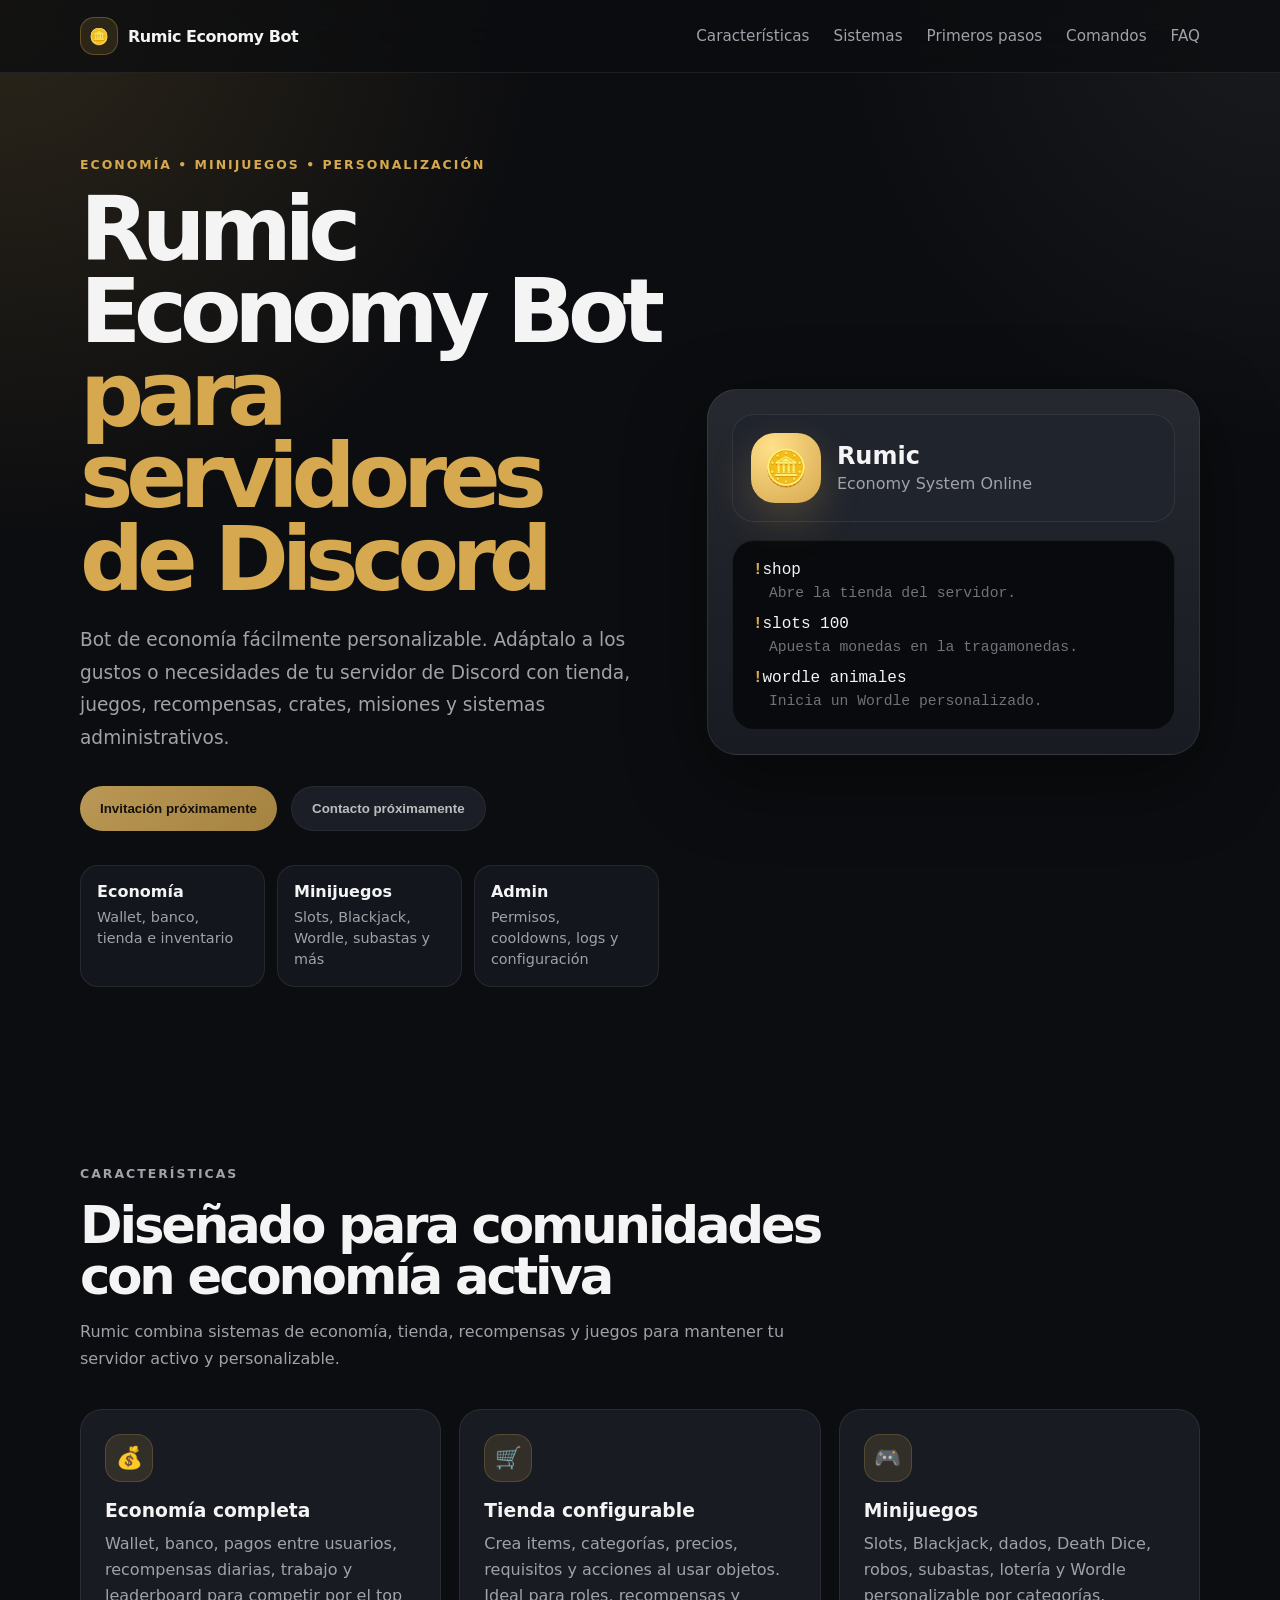
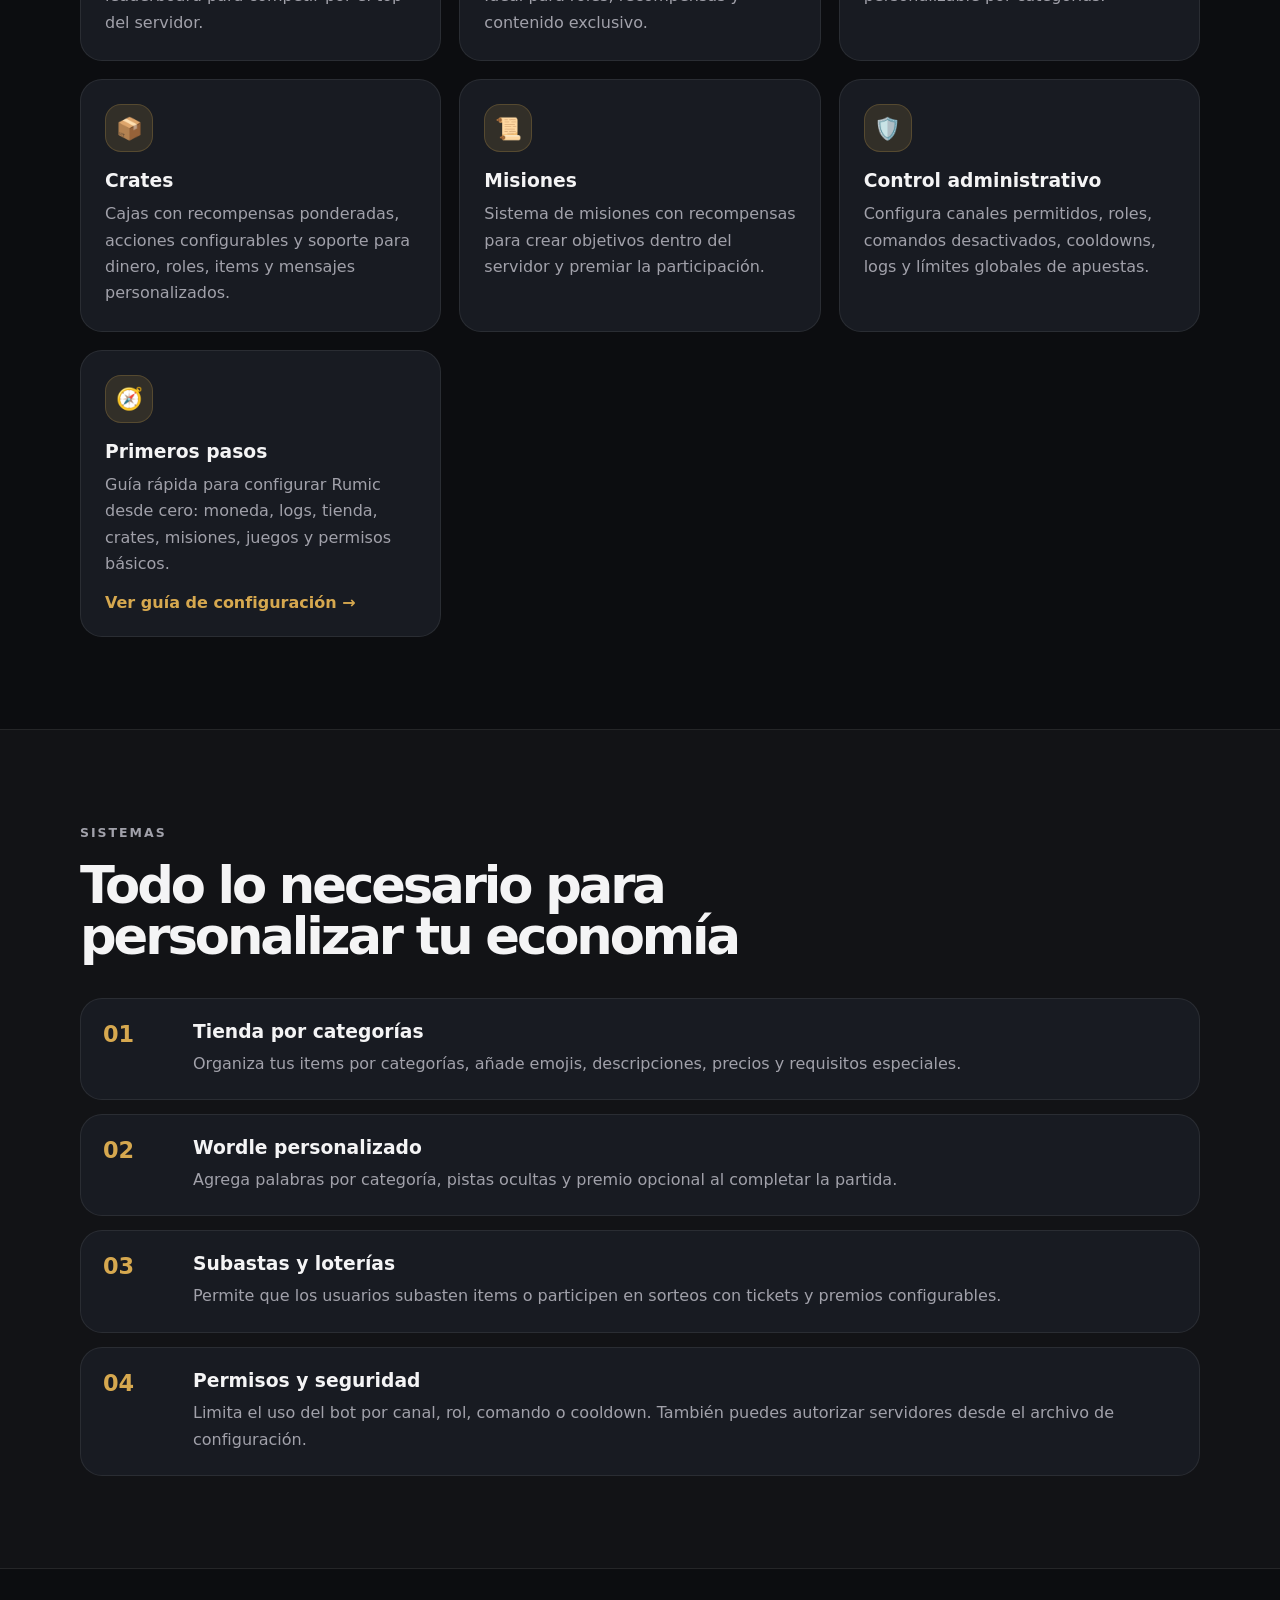
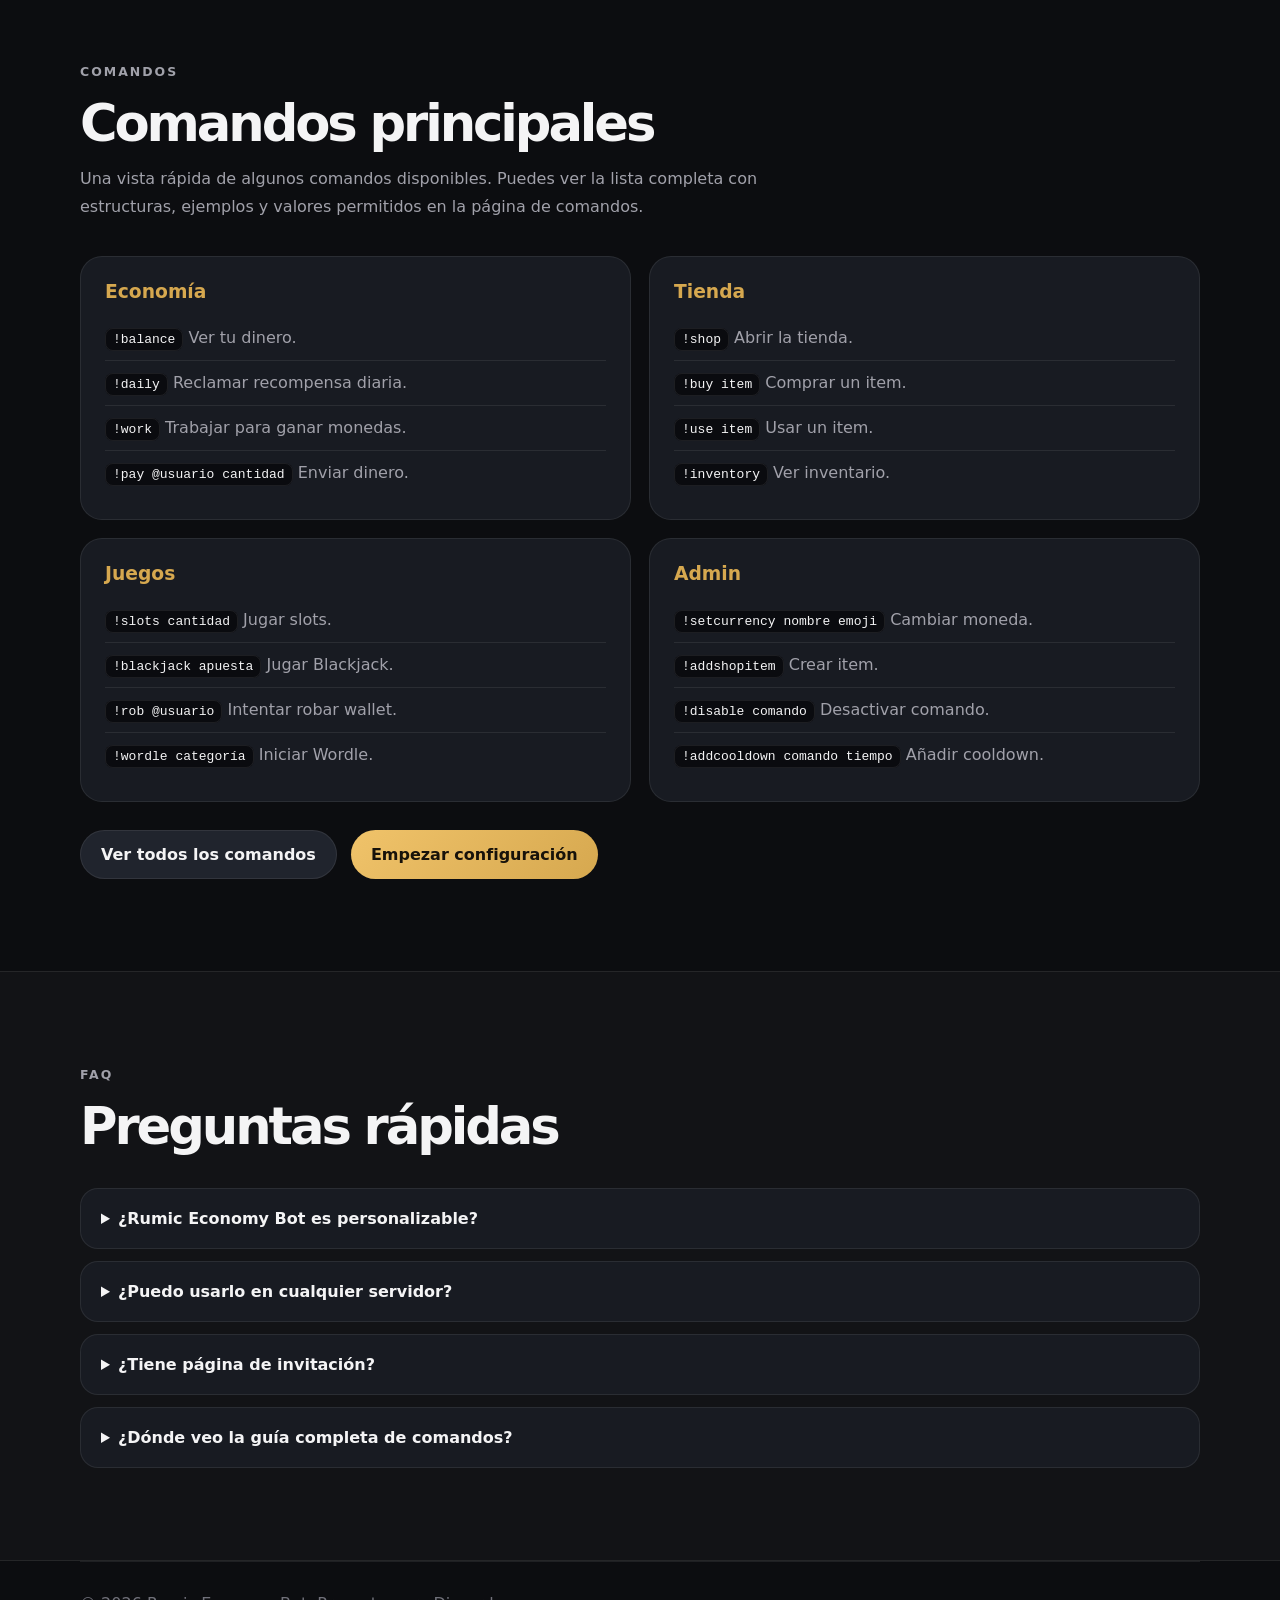
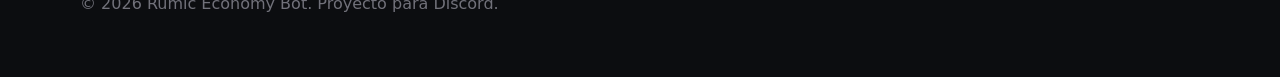
<file: index.html>
<!DOCTYPE html>
<html lang="es">
<head>
  <link rel="icon" type="image/png" href="assets/favicon.png" />
  <meta charset="UTF-8" />
  <meta name="viewport" content="width=device-width, initial-scale=1.0" />
  <title>Rumic Economy Bot</title>
  <meta
    name="description"
    content="Bot de economía fácilmente personalizable para servidores de Discord."
  />
  <link rel="stylesheet" href="./styles.css" />
</head>
<body>
  <header class="site-header">
    <nav class="nav">
      <a href="#inicio" class="brand">
        <span class="brand-icon">🪙</span>
        <span>Rumic Economy Bot</span>
      </a>

      <button class="nav-toggle" id="navToggle" aria-label="Abrir menú">
        ☰
      </button>

      <div class="nav-links" id="navLinks">
        <a href="#caracteristicas">Características</a>
        <a href="#sistemas">Sistemas</a>
        <a href="./setup.html">Primeros pasos</a>
        <a href="./commands.html">Comandos</a>
        <a href="#faq">FAQ</a>
      </div>
    </nav>
  </header>

  <main>
    <section id="inicio" class="hero">
      <div class="hero-content">
        <p class="eyebrow">Economía • Minijuegos • Personalización</p>

        <h1>
          Rumic Economy Bot
          <span>para servidores de Discord</span>
        </h1>

        <p class="hero-description">
          Bot de economía fácilmente personalizable. Adáptalo a los gustos o
          necesidades de tu servidor de Discord con tienda, juegos, recompensas,
          crates, misiones y sistemas administrativos.
        </p>

        <div class="hero-actions">
          <button class="button button-primary" disabled>
            Invitación próximamente
          </button>
          <button class="button button-secondary" disabled>
            Contacto próximamente
          </button>
        </div>

        <div class="hero-stats">
          <div>
            <strong>Economía</strong>
            <span>Wallet, banco, tienda e inventario</span>
          </div>
          <div>
            <strong>Minijuegos</strong>
            <span>Slots, Blackjack, Wordle, subastas y más</span>
          </div>
          <div>
            <strong>Admin</strong>
            <span>Permisos, cooldowns, logs y configuración</span>
          </div>
        </div>
      </div>

      <div class="hero-card">
        <div class="bot-preview">
          <div class="bot-avatar">🪙</div>
          <div>
            <h2>Rumic</h2>
            <p>Economy System Online</p>
          </div>
        </div>

        <div class="terminal">
          <div class="terminal-line">
            <span class="prompt">!</span>shop
          </div>
          <div class="terminal-output">Abre la tienda del servidor.</div>

          <div class="terminal-line">
            <span class="prompt">!</span>slots 100
          </div>
          <div class="terminal-output">Apuesta monedas en la tragamonedas.</div>

          <div class="terminal-line">
            <span class="prompt">!</span>wordle animales
          </div>
          <div class="terminal-output">Inicia un Wordle personalizado.</div>
        </div>
      </div>
    </section>

    <section id="caracteristicas" class="section">
      <div class="section-heading">
        <p class="eyebrow">Características</p>
        <h2>Diseñado para comunidades con economía activa</h2>
        <p>
          Rumic combina sistemas de economía, tienda, recompensas y juegos para
          mantener tu servidor activo y personalizable.
        </p>
      </div>

      <div class="grid cards-3">
        <article class="card">
          <div class="card-icon">💰</div>
          <h3>Economía completa</h3>
          <p>
            Wallet, banco, pagos entre usuarios, recompensas diarias, trabajo y
            leaderboard para competir por el top del servidor.
          </p>
        </article>

        <article class="card">
          <div class="card-icon">🛒</div>
          <h3>Tienda configurable</h3>
          <p>
            Crea items, categorías, precios, requisitos y acciones al usar objetos.
            Ideal para roles, recompensas y contenido exclusivo.
          </p>
        </article>

        <article class="card">
          <div class="card-icon">🎮</div>
          <h3>Minijuegos</h3>
          <p>
            Slots, Blackjack, dados, Death Dice, robos, subastas, lotería y Wordle
            personalizable por categorías.
          </p>
        </article>

        <article class="card">
          <div class="card-icon">📦</div>
          <h3>Crates</h3>
          <p>
            Cajas con recompensas ponderadas, acciones configurables y soporte para
            dinero, roles, items y mensajes personalizados.
          </p>
        </article>

        <article class="card">
          <div class="card-icon">📜</div>
          <h3>Misiones</h3>
          <p>
            Sistema de misiones con recompensas para crear objetivos dentro del
            servidor y premiar la participación.
          </p>
        </article>

        <article class="card">
          <div class="card-icon">🛡️</div>
          <h3>Control administrativo</h3>
          <p>
            Configura canales permitidos, roles, comandos desactivados, cooldowns,
            logs y límites globales de apuestas.
          </p>
        </article>

        <article class="card">
          <div class="card-icon">🧭</div>
          <h3>Primeros pasos</h3>
          <p>
            Guía rápida para configurar Rumic desde cero: moneda, logs, tienda,
            crates, misiones, juegos y permisos básicos.
          </p>
          <a class="card-link" href="./setup.html">Ver guía de configuración →</a>
        </article>
      </div>
    </section>

    <section id="sistemas" class="section section-alt">
      <div class="section-heading">
        <p class="eyebrow">Sistemas</p>
        <h2>Todo lo necesario para personalizar tu economía</h2>
      </div>

      <div class="feature-list">
        <div class="feature-row">
          <span>01</span>
          <div>
            <h3>Tienda por categorías</h3>
            <p>
              Organiza tus items por categorías, añade emojis, descripciones,
              precios y requisitos especiales.
            </p>
          </div>
        </div>

        <div class="feature-row">
          <span>02</span>
          <div>
            <h3>Wordle personalizado</h3>
            <p>
              Agrega palabras por categoría, pistas ocultas y premio opcional al
              completar la partida.
            </p>
          </div>
        </div>

        <div class="feature-row">
          <span>03</span>
          <div>
            <h3>Subastas y loterías</h3>
            <p>
              Permite que los usuarios subasten items o participen en sorteos con
              tickets y premios configurables.
            </p>
          </div>
        </div>

        <div class="feature-row">
          <span>04</span>
          <div>
            <h3>Permisos y seguridad</h3>
            <p>
              Limita el uso del bot por canal, rol, comando o cooldown. También
              puedes autorizar servidores desde el archivo de configuración.
            </p>
          </div>
        </div>
      </div>
    </section>

    <section id="comandos" class="section">
      <div class="section-heading">
        <p class="eyebrow">Comandos</p>
        <h2>Comandos principales</h2>
        <p>
          Una vista rápida de algunos comandos disponibles. Puedes ver la lista
          completa con estructuras, ejemplos y valores permitidos en la página
          de comandos.
        </p>
      </div>

      <div class="commands">
        <div class="command-group">
          <h3>Economía</h3>
          <ul>
            <li><code>!balance</code> Ver tu dinero.</li>
            <li><code>!daily</code> Reclamar recompensa diaria.</li>
            <li><code>!work</code> Trabajar para ganar monedas.</li>
            <li><code>!pay @usuario cantidad</code> Enviar dinero.</li>
          </ul>
        </div>

        <div class="command-group">
          <h3>Tienda</h3>
          <ul>
            <li><code>!shop</code> Abrir la tienda.</li>
            <li><code>!buy item</code> Comprar un item.</li>
            <li><code>!use item</code> Usar un item.</li>
            <li><code>!inventory</code> Ver inventario.</li>
          </ul>
        </div>

        <div class="command-group">
          <h3>Juegos</h3>
          <ul>
            <li><code>!slots cantidad</code> Jugar slots.</li>
            <li><code>!blackjack apuesta</code> Jugar Blackjack.</li>
            <li><code>!rob @usuario</code> Intentar robar wallet.</li>
            <li><code>!wordle categoría</code> Iniciar Wordle.</li>
          </ul>
        </div>

        <div class="command-group">
          <h3>Admin</h3>
          <ul>
            <li><code>!setcurrency nombre emoji</code> Cambiar moneda.</li>
            <li><code>!addshopitem</code> Crear item.</li>
            <li><code>!disable comando</code> Desactivar comando.</li>
            <li><code>!addcooldown comando tiempo</code> Añadir cooldown.</li>
          </ul>
        </div>
      </div>

      <div class="section-actions">
        <a class="button button-secondary button-link" href="./commands.html">
          Ver todos los comandos
        </a>
        <a class="button button-primary button-link" href="./setup.html">
          Empezar configuración
        </a>
      </div>
    </section>

    <section id="faq" class="section section-alt">
      <div class="section-heading">
        <p class="eyebrow">FAQ</p>
        <h2>Preguntas rápidas</h2>
      </div>

      <div class="faq">
        <details>
          <summary>¿Rumic Economy Bot es personalizable?</summary>
          <p>
            Sí. Puedes configurar moneda, tienda, items, recompensas, roles,
            comandos, cooldowns, crates, misiones y más.
          </p>
        </details>

        <details>
          <summary>¿Puedo usarlo en cualquier servidor?</summary>
          <p>
            Por ahora el bot puede estar limitado a servidores autorizados por su
            creador.
          </p>
        </details>

        <details>
          <summary>¿Tiene página de invitación?</summary>
          <p>
            Todavía no. La invitación pública se añadirá cuando esté disponible.
          </p>
        </details>

        <details>
          <summary>¿Dónde veo la guía completa de comandos?</summary>
          <p>
            Puedes verla desde la página de comandos, donde cada comando tiene
            descripción, estructura, ejemplo y valores permitidos cuando aplica.
          </p>
        </details>
      </div>
    </section>
  </main>

  <footer class="footer">
    <p>© <span id="year"></span> Rumic Economy Bot. Proyecto para Discord.</p>
  </footer>

  <script src="./script.js"></script>
</body>
</html>
</file>
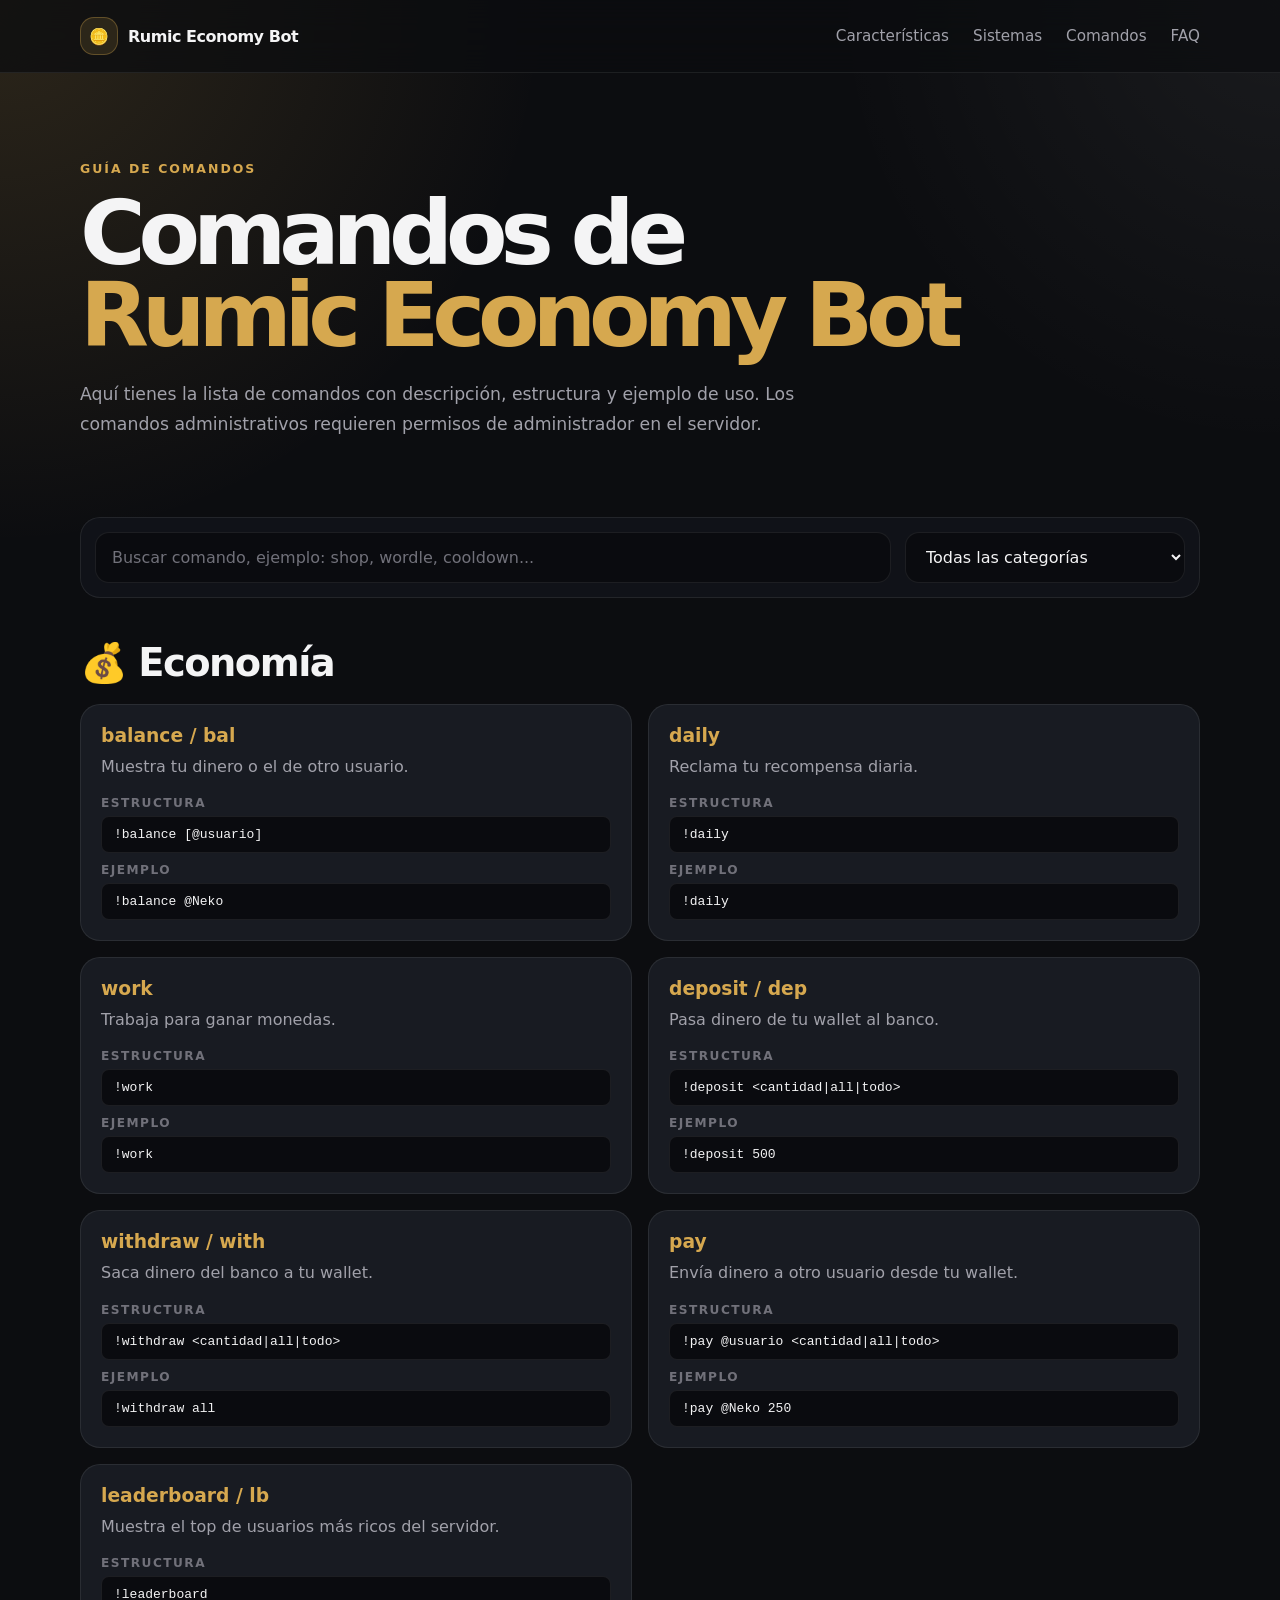
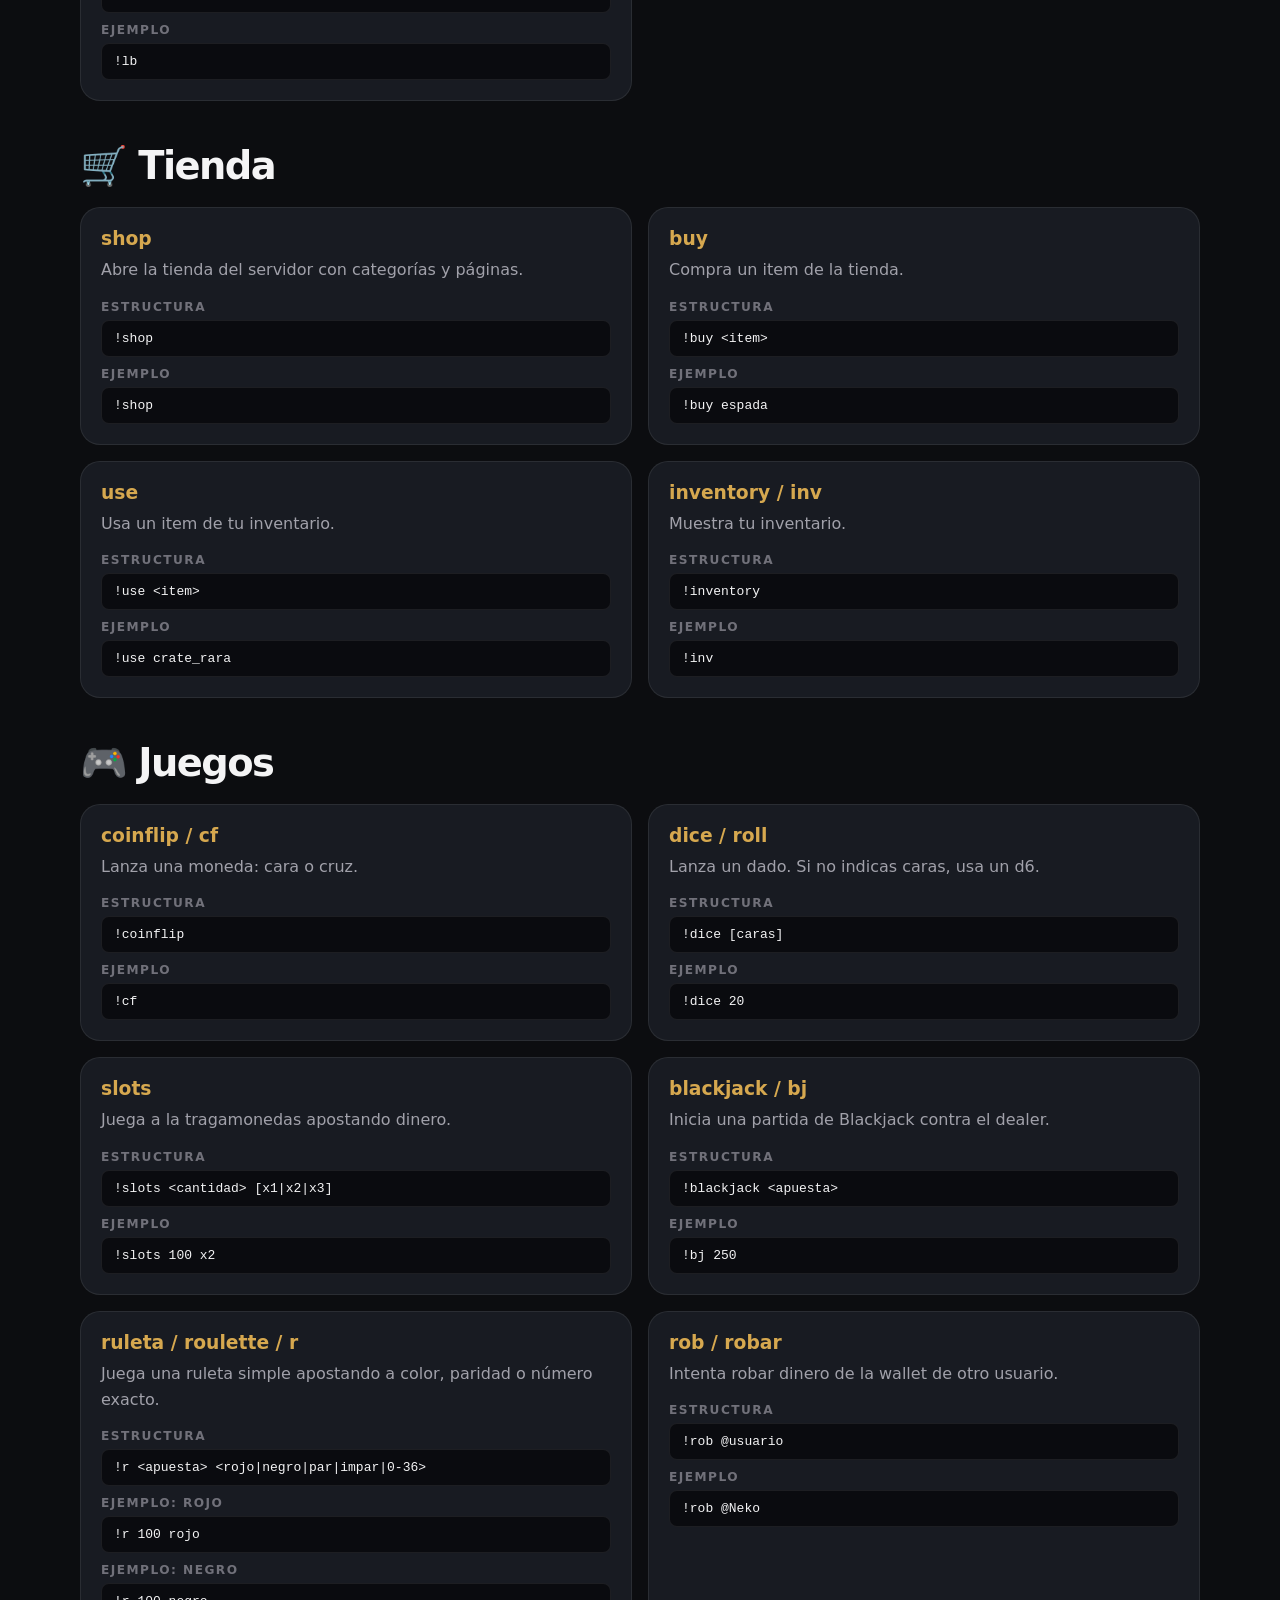
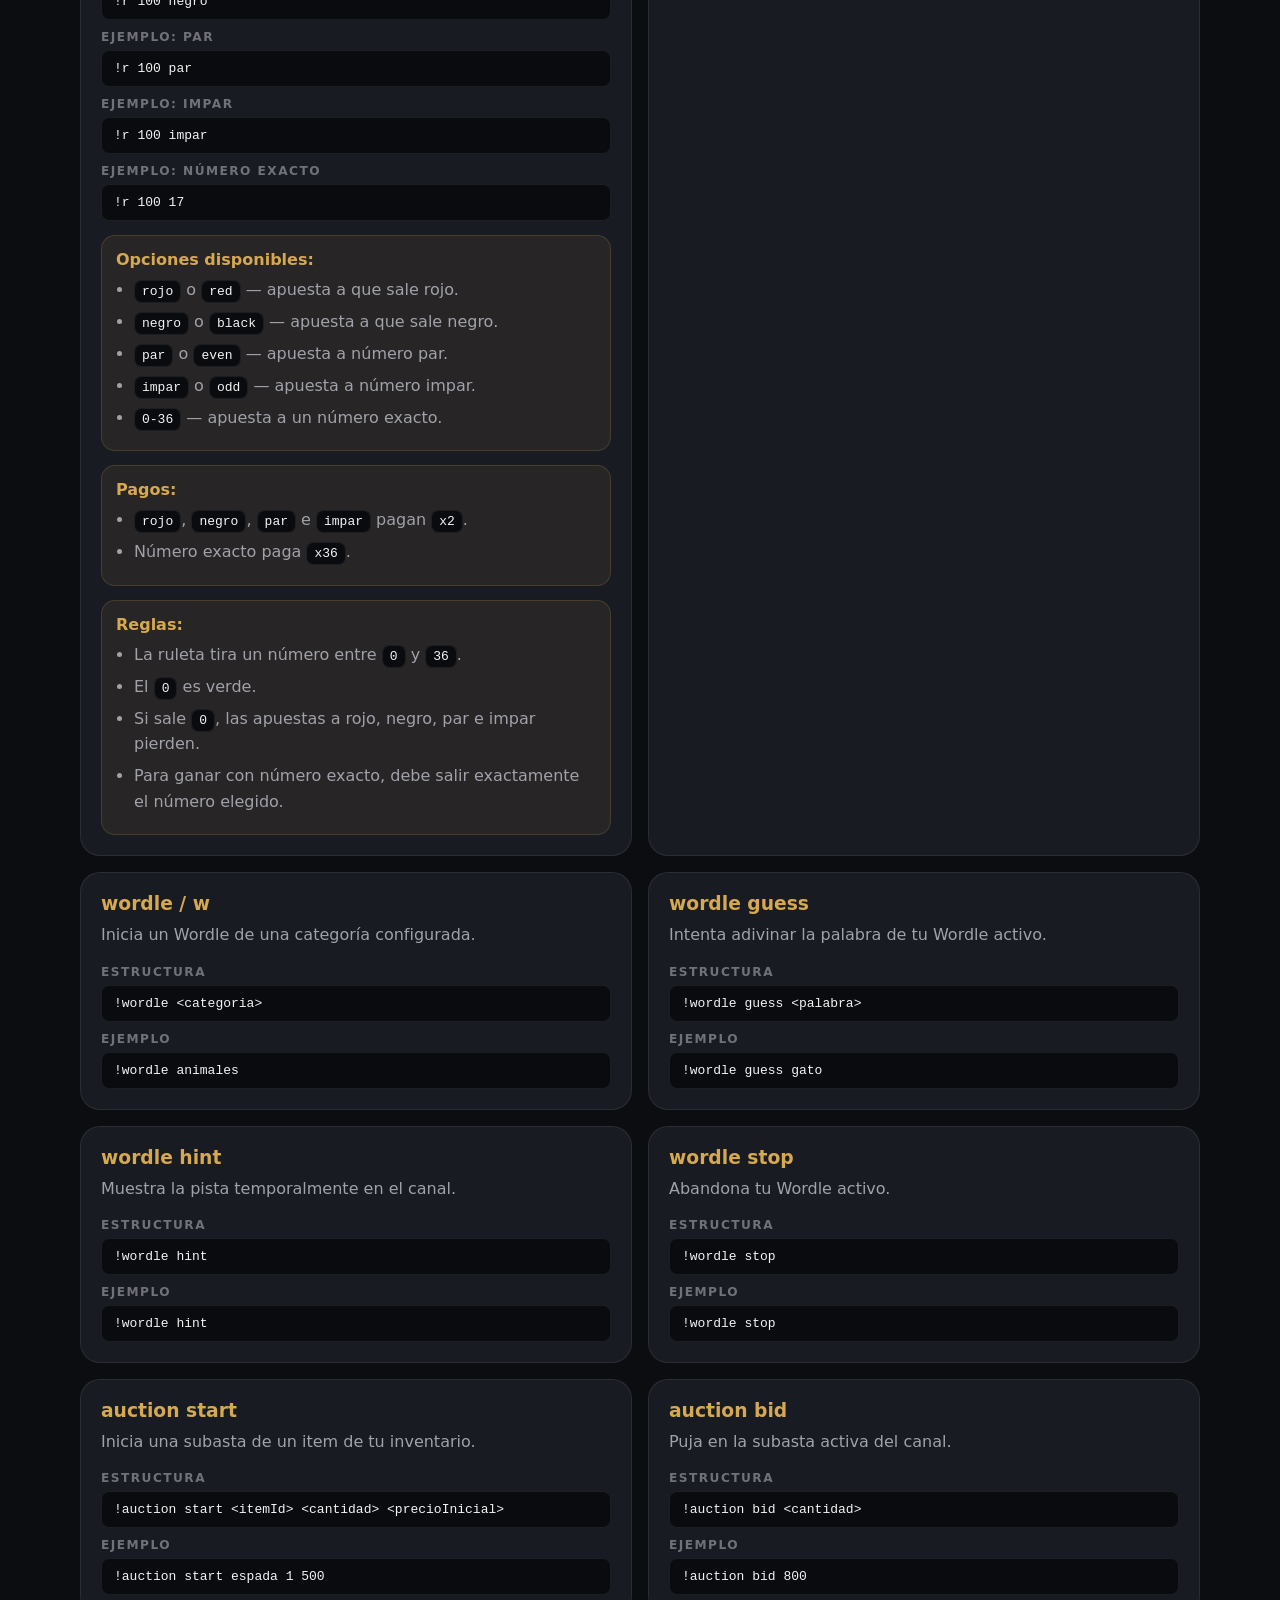
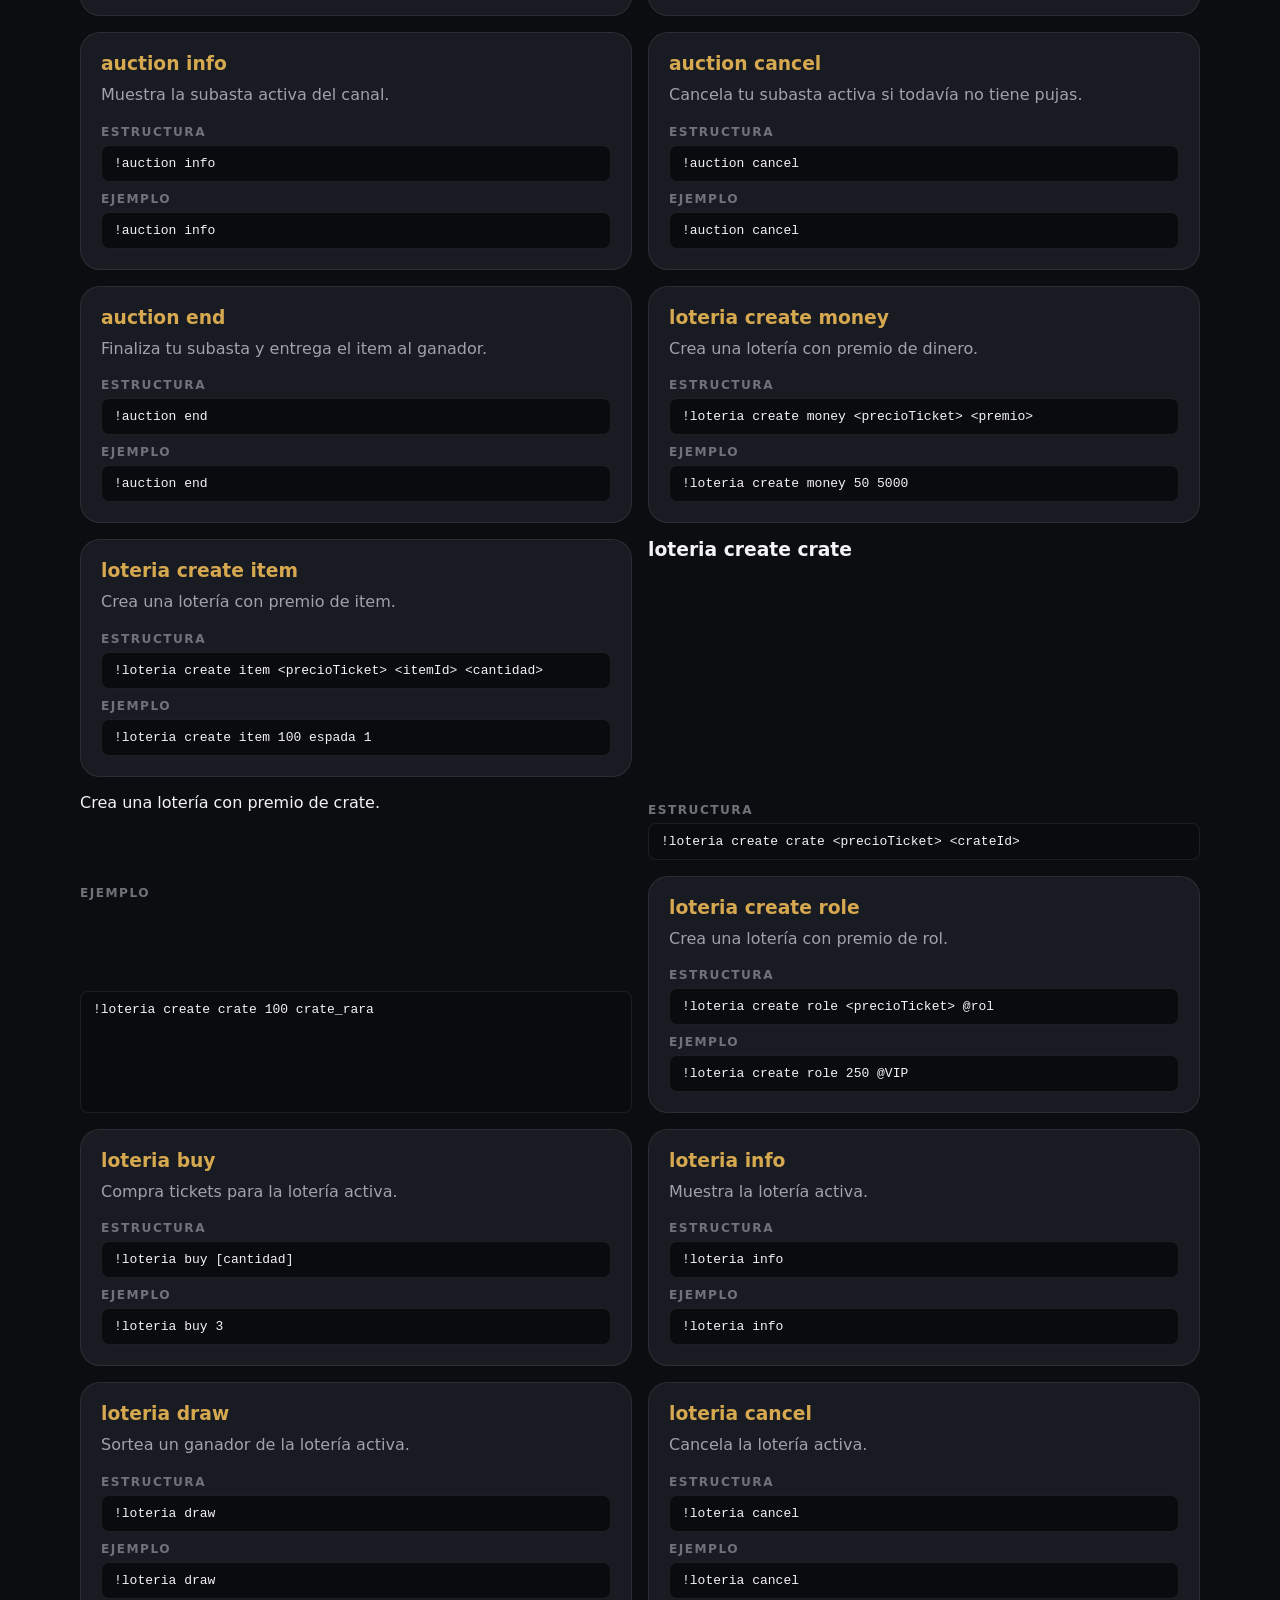
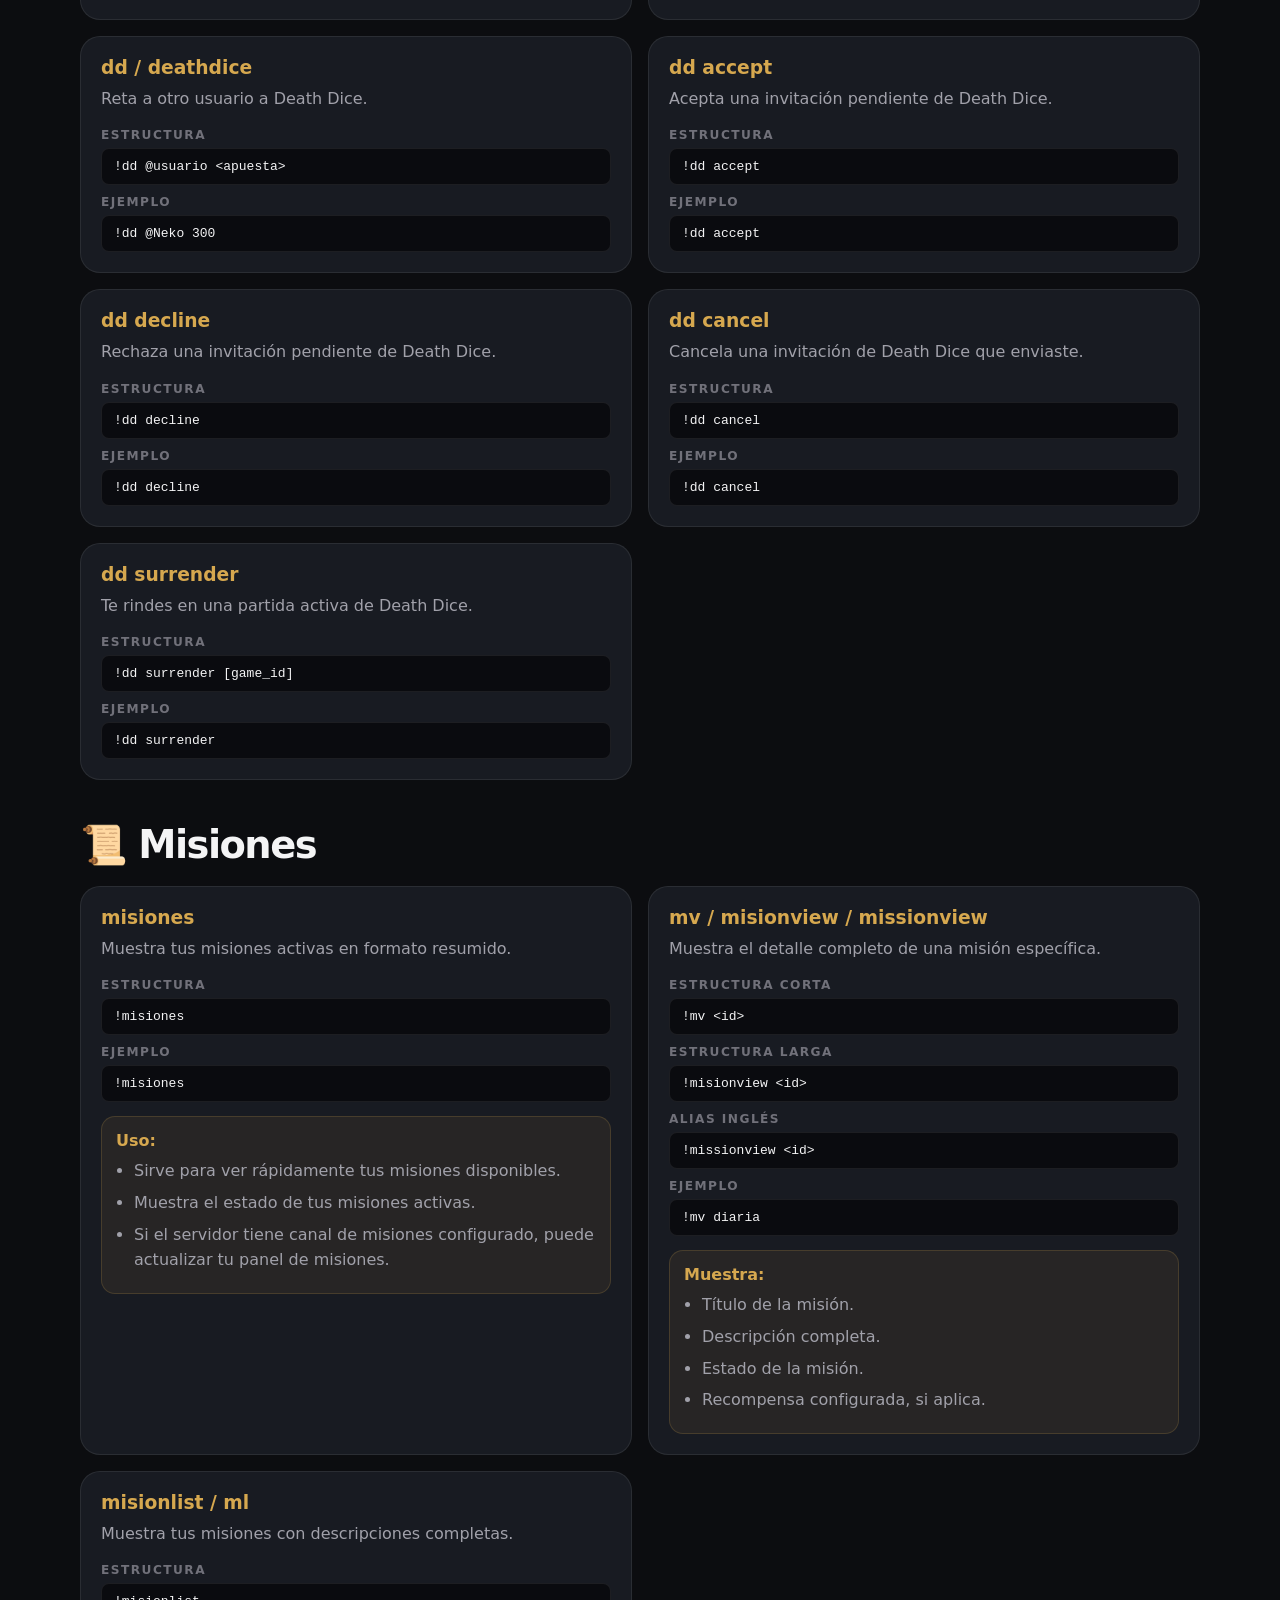
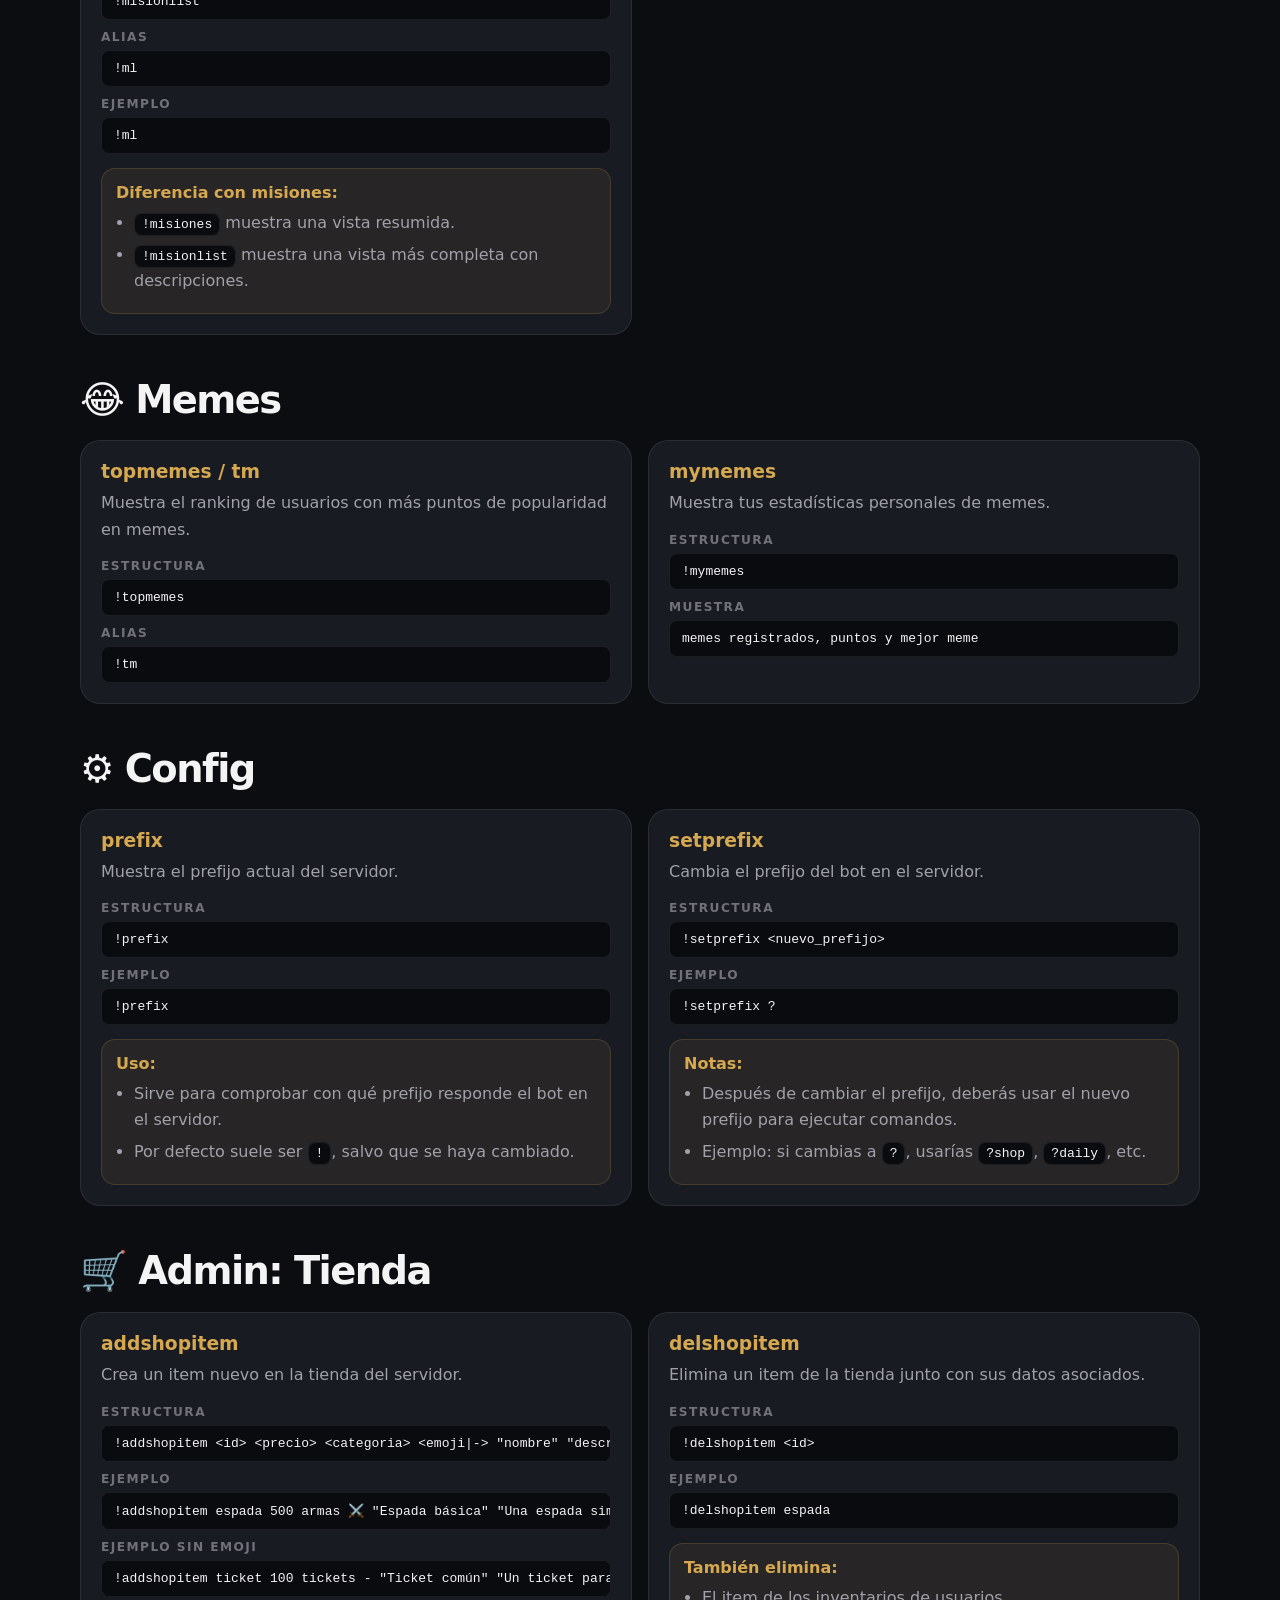
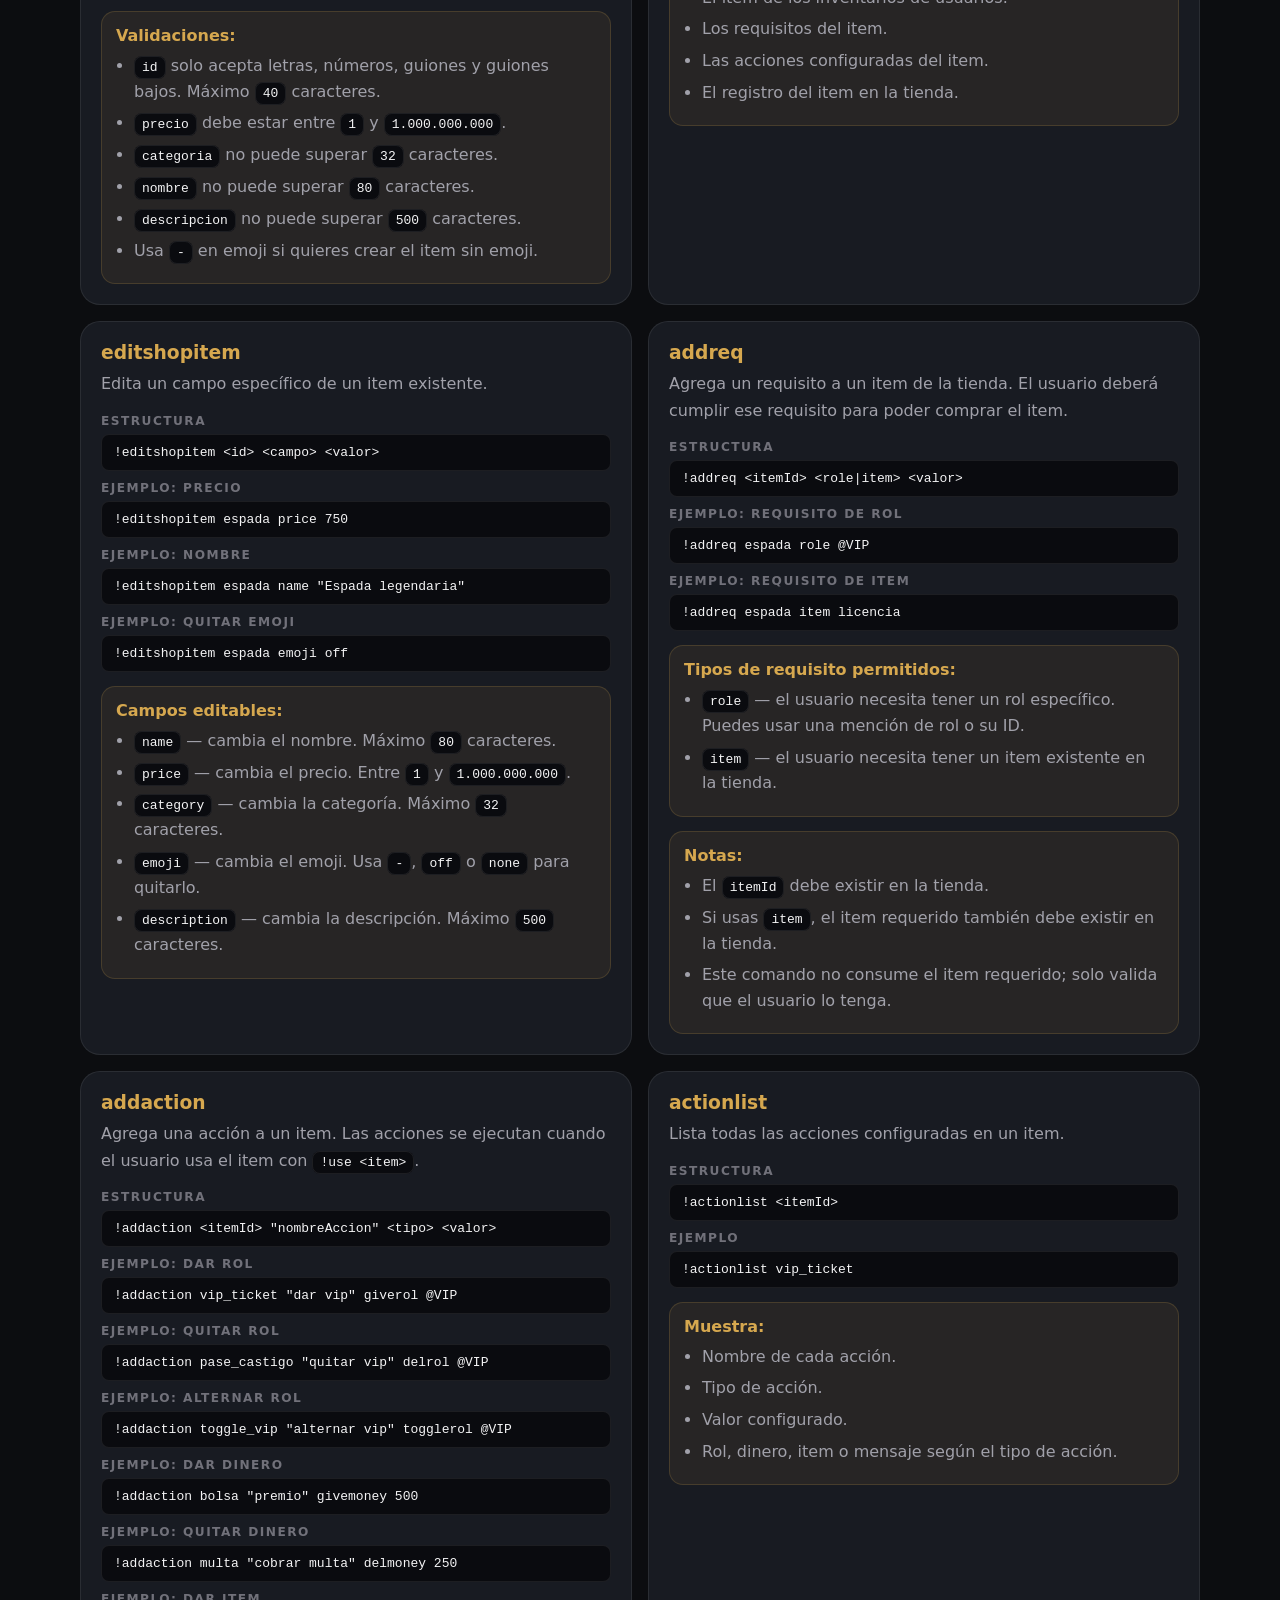
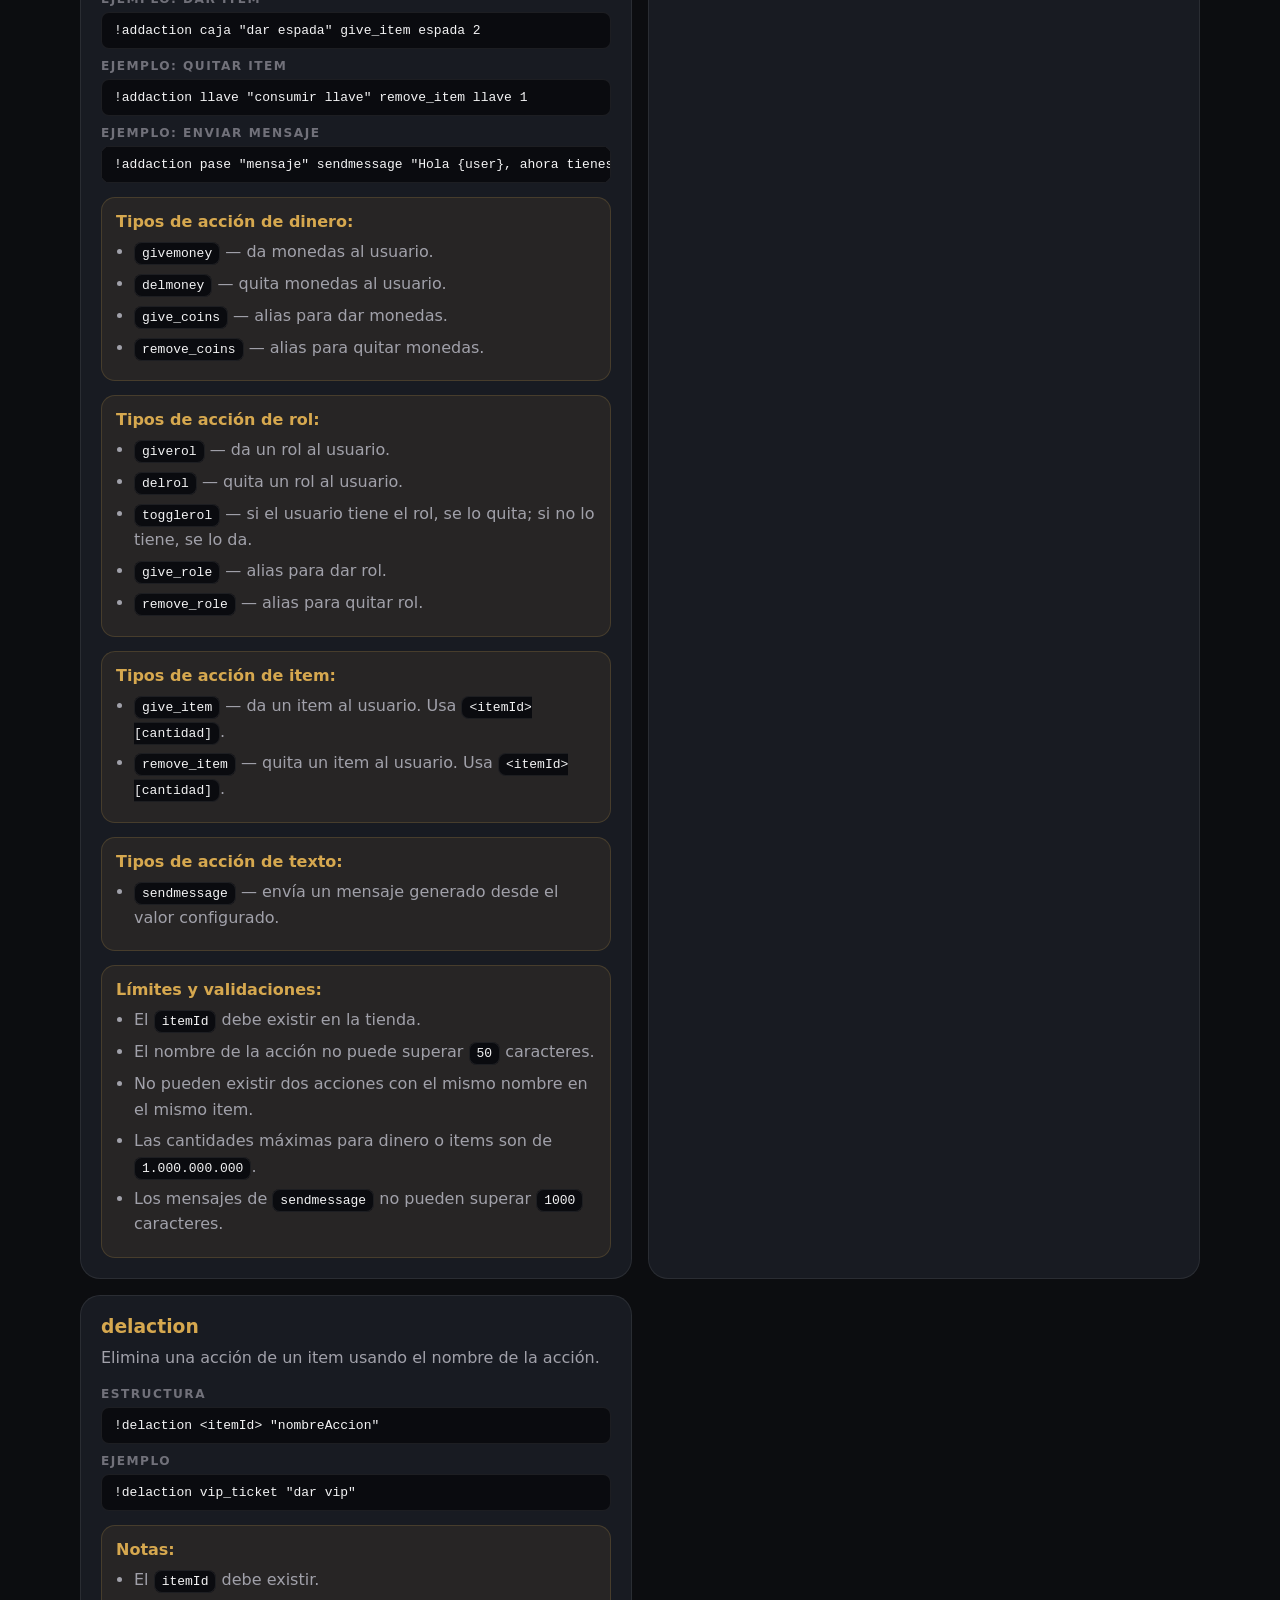
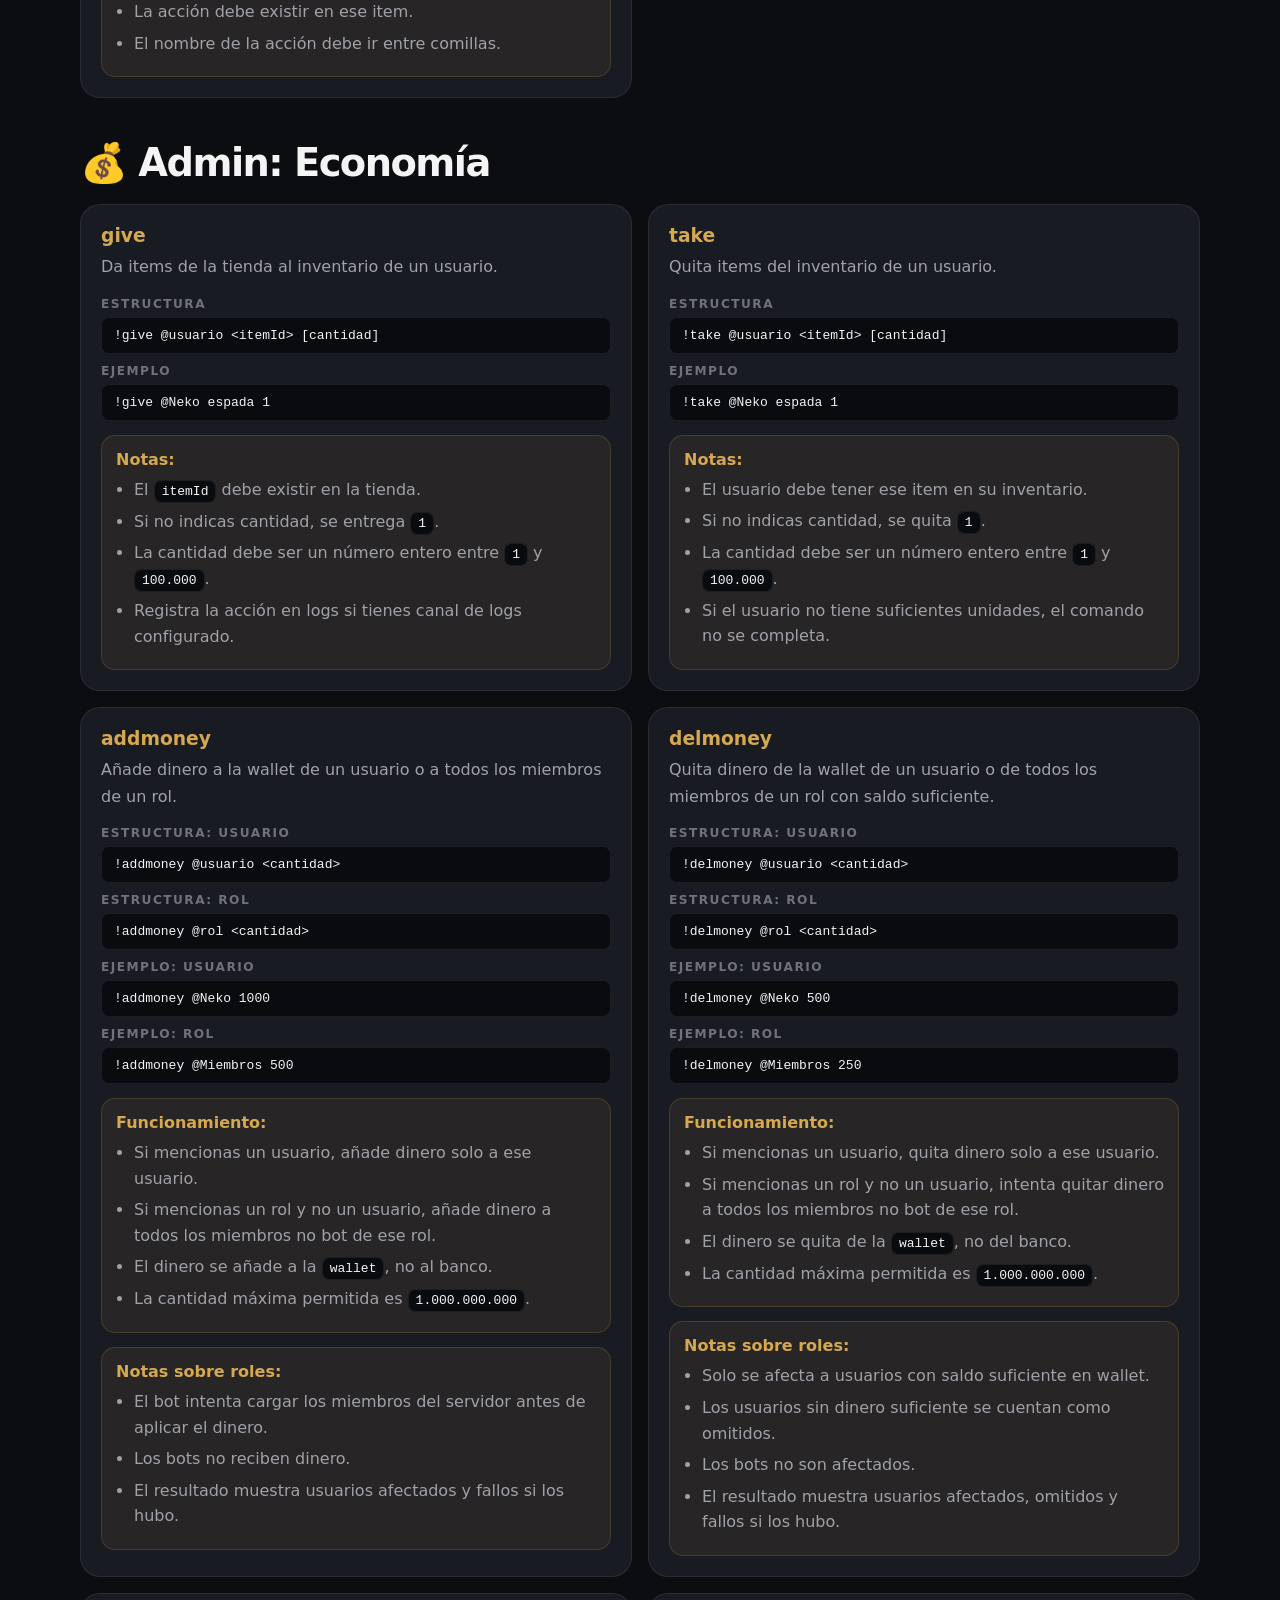
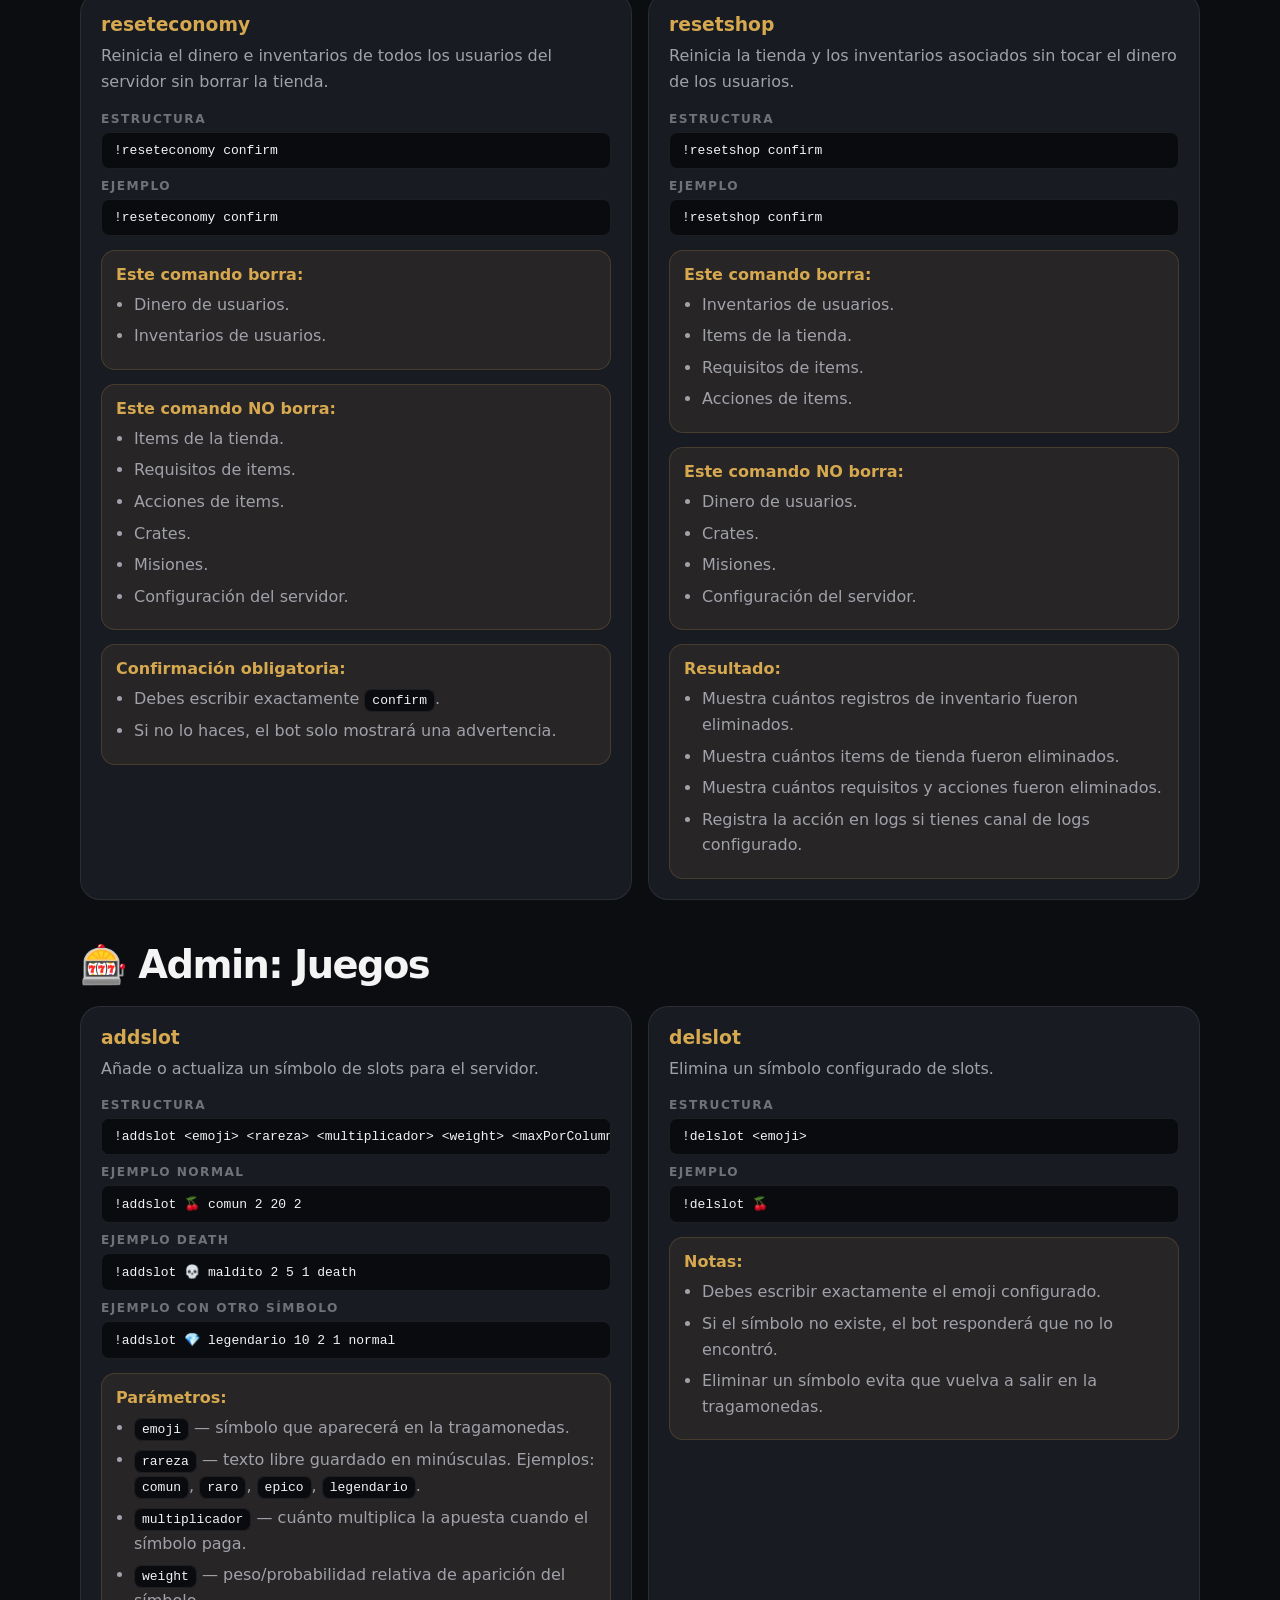
<file: commands.html>
<!DOCTYPE html>
<html lang="es">
<head>
  <meta charset="UTF-8" />
  <meta name="viewport" content="width=device-width, initial-scale=1.0" />
  <title>Comandos | Rumic Economy Bot</title>
  <meta
    name="description"
    content="Lista de comandos de Rumic Economy Bot con descripción, estructura y ejemplos de uso."
  />
  <link rel="stylesheet" href="./styles.css" />
</head>
<body>
  <header class="site-header">
    <nav class="nav">
      <a href="./index.html" class="brand">
        <span class="brand-icon">🪙</span>
        <span>Rumic Economy Bot</span>
      </a>

      <button class="nav-toggle" id="navToggle" aria-label="Abrir menú">
        ☰
      </button>

      <div class="nav-links" id="navLinks">
        <a href="./index.html#caracteristicas">Características</a>
        <a href="./index.html#sistemas">Sistemas</a>
        <a href="./commands.html">Comandos</a>
        <a href="./index.html#faq">FAQ</a>
      </div>
    </nav>
  </header>

  <main>
    <section class="commands-hero">
      <p class="eyebrow">Guía de comandos</p>
      <h1>
        Comandos de
        <span>Rumic Economy Bot</span>
      </h1>
      <p>
        Aquí tienes la lista de comandos con descripción, estructura y ejemplo
        de uso. Los comandos administrativos requieren permisos de administrador
        en el servidor.
      </p>
    </section>

    <section class="commands-page">
      <div class="command-toolbar">
        <input
          id="commandSearch"
          class="command-search"
          type="search"
          placeholder="Buscar comando, ejemplo: shop, wordle, cooldown..."
        />

        <select id="categoryFilter" class="command-filter">
          <option value="all">Todas las categorías</option>
          <option value="economy">Economía</option>
          <option value="shop">Tienda</option>
          <option value="games">Juegos</option>
          <option value="missions">Misiones</option>
          <option value="memes">Memes</option>
          <option value="config">Config</option>
          <option value="admin-shop">Admin: Tienda</option>
          <option value="admin-economy">Admin: Economía</option>
          <option value="admin-games">Admin: Juegos</option>
          <option value="admin-crates">Admin: Crates</option>
          <option value="admin-missions">Admin: Misiones</option>
          <option value="admin-memes">Admin: Memes</option>
          <option value="admin-perms">Admin: Permisos</option>
          <option value="admin-settings">Admin: Config</option>
        </select>
      </div>
      <div class="command-category" data-category="economy">
        <h2>💰 Economía</h2>

        <div class="command-list">
          <article class="command-card">
            <h3>balance / bal</h3>
            <p>Muestra tu dinero o el de otro usuario.</p>
            <div class="command-code">
              <span>Estructura</span>
              <code>!balance [@usuario]</code>
            </div>
            <div class="command-code">
              <span>Ejemplo</span>
              <code>!balance @Neko</code>
            </div>
          </article>

          <article class="command-card">
            <h3>daily</h3>
            <p>Reclama tu recompensa diaria.</p>
            <div class="command-code">
              <span>Estructura</span>
              <code>!daily</code>
            </div>
            <div class="command-code">
              <span>Ejemplo</span>
              <code>!daily</code>
            </div>
          </article>

          <article class="command-card">
            <h3>work</h3>
            <p>Trabaja para ganar monedas.</p>
            <div class="command-code">
              <span>Estructura</span>
              <code>!work</code>
            </div>
            <div class="command-code">
              <span>Ejemplo</span>
              <code>!work</code>
            </div>
          </article>

          <article class="command-card">
            <h3>deposit / dep</h3>
            <p>Pasa dinero de tu wallet al banco.</p>
            <div class="command-code">
              <span>Estructura</span>
              <code>!deposit &lt;cantidad|all|todo&gt;</code>
            </div>
            <div class="command-code">
              <span>Ejemplo</span>
              <code>!deposit 500</code>
            </div>
          </article>

          <article class="command-card">
            <h3>withdraw / with</h3>
            <p>Saca dinero del banco a tu wallet.</p>
            <div class="command-code">
              <span>Estructura</span>
              <code>!withdraw &lt;cantidad|all|todo&gt;</code>
            </div>
            <div class="command-code">
              <span>Ejemplo</span>
              <code>!withdraw all</code>
            </div>
          </article>

          <article class="command-card">
            <h3>pay</h3>
            <p>Envía dinero a otro usuario desde tu wallet.</p>
            <div class="command-code">
              <span>Estructura</span>
              <code>!pay @usuario &lt;cantidad|all|todo&gt;</code>
            </div>
            <div class="command-code">
              <span>Ejemplo</span>
              <code>!pay @Neko 250</code>
            </div>
          </article>

          <article class="command-card">
            <h3>leaderboard / lb</h3>
            <p>Muestra el top de usuarios más ricos del servidor.</p>
            <div class="command-code">
              <span>Estructura</span>
              <code>!leaderboard</code>
            </div>
            <div class="command-code">
              <span>Ejemplo</span>
              <code>!lb</code>
            </div>
          </article>
        </div>
      </div>

      <div class="command-category" data-category="shop">
        <h2>🛒 Tienda</h2>

        <div class="command-list">
          <article class="command-card">
            <h3>shop</h3>
            <p>Abre la tienda del servidor con categorías y páginas.</p>
            <div class="command-code">
              <span>Estructura</span>
              <code>!shop</code>
            </div>
            <div class="command-code">
              <span>Ejemplo</span>
              <code>!shop</code>
            </div>
          </article>

          <article class="command-card">
            <h3>buy</h3>
            <p>Compra un item de la tienda.</p>
            <div class="command-code">
              <span>Estructura</span>
              <code>!buy &lt;item&gt;</code>
            </div>
            <div class="command-code">
              <span>Ejemplo</span>
              <code>!buy espada</code>
            </div>
          </article>

          <article class="command-card">
            <h3>use</h3>
            <p>Usa un item de tu inventario.</p>
            <div class="command-code">
              <span>Estructura</span>
              <code>!use &lt;item&gt;</code>
            </div>
            <div class="command-code">
              <span>Ejemplo</span>
              <code>!use crate_rara</code>
            </div>
          </article>

          <article class="command-card">
            <h3>inventory / inv</h3>
            <p>Muestra tu inventario.</p>
            <div class="command-code">
              <span>Estructura</span>
              <code>!inventory</code>
            </div>
            <div class="command-code">
              <span>Ejemplo</span>
              <code>!inv</code>
            </div>
          </article>
        </div>
      </div>

      <div class="command-category" data-category="games">
        <h2>🎮 Juegos</h2>

        <div class="command-list">
          <article class="command-card">
            <h3>coinflip / cf</h3>
            <p>Lanza una moneda: cara o cruz.</p>
            <div class="command-code">
              <span>Estructura</span>
              <code>!coinflip</code>
            </div>
            <div class="command-code">
              <span>Ejemplo</span>
              <code>!cf</code>
            </div>
          </article>

          <article class="command-card">
            <h3>dice / roll</h3>
            <p>Lanza un dado. Si no indicas caras, usa un d6.</p>
            <div class="command-code">
              <span>Estructura</span>
              <code>!dice [caras]</code>
            </div>
            <div class="command-code">
              <span>Ejemplo</span>
              <code>!dice 20</code>
            </div>
          </article>

          <article class="command-card">
            <h3>slots</h3>
            <p>Juega a la tragamonedas apostando dinero.</p>
            <div class="command-code">
              <span>Estructura</span>
              <code>!slots &lt;cantidad&gt; [x1|x2|x3]</code>
            </div>
            <div class="command-code">
              <span>Ejemplo</span>
              <code>!slots 100 x2</code>
            </div>
          </article>

          <article class="command-card">
            <h3>blackjack / bj</h3>
            <p>Inicia una partida de Blackjack contra el dealer.</p>
            <div class="command-code">
              <span>Estructura</span>
              <code>!blackjack &lt;apuesta&gt;</code>
            </div>
            <div class="command-code">
              <span>Ejemplo</span>
              <code>!bj 250</code>
            </div>
          </article>
          <article class="command-card">
  <h3>ruleta / roulette / r</h3>
  <p>Juega una ruleta simple apostando a color, paridad o número exacto.</p>

  <div class="command-code">
    <span>Estructura</span>
    <code>!r &lt;apuesta&gt; &lt;rojo|negro|par|impar|0-36&gt;</code>
  </div>

  <div class="command-code">
    <span>Ejemplo: rojo</span>
    <code>!r 100 rojo</code>
  </div>

  <div class="command-code">
    <span>Ejemplo: negro</span>
    <code>!r 100 negro</code>
  </div>

  <div class="command-code">
    <span>Ejemplo: par</span>
    <code>!r 100 par</code>
  </div>

  <div class="command-code">
    <span>Ejemplo: impar</span>
    <code>!r 100 impar</code>
  </div>

  <div class="command-code">
    <span>Ejemplo: número exacto</span>
    <code>!r 100 17</code>
  </div>

  <div class="command-extra">
    <strong>Opciones disponibles:</strong>
    <ul>
      <li><code>rojo</code> o <code>red</code> — apuesta a que sale rojo.</li>
      <li><code>negro</code> o <code>black</code> — apuesta a que sale negro.</li>
      <li><code>par</code> o <code>even</code> — apuesta a número par.</li>
      <li><code>impar</code> o <code>odd</code> — apuesta a número impar.</li>
      <li><code>0-36</code> — apuesta a un número exacto.</li>
    </ul>
  </div>

  <div class="command-extra">
    <strong>Pagos:</strong>
    <ul>
      <li><code>rojo</code>, <code>negro</code>, <code>par</code> e <code>impar</code> pagan <code>x2</code>.</li>
      <li>Número exacto paga <code>x36</code>.</li>
    </ul>
  </div>

  <div class="command-extra">
    <strong>Reglas:</strong>
    <ul>
      <li>La ruleta tira un número entre <code>0</code> y <code>36</code>.</li>
      <li>El <code>0</code> es verde.</li>
      <li>Si sale <code>0</code>, las apuestas a rojo, negro, par e impar pierden.</li>
      <li>Para ganar con número exacto, debe salir exactamente el número elegido.</li>
    </ul>
  </div>
</article>

          <article class="command-card">
            <h3>rob / robar</h3>
            <p>Intenta robar dinero de la wallet de otro usuario.</p>
            <div class="command-code">
              <span>Estructura</span>
              <code>!rob @usuario</code>
            </div>
            <div class="command-code">
              <span>Ejemplo</span>
              <code>!rob @Neko</code>
            </div>
          </article>

          <article class="command-card">
            <h3>wordle / w</h3>
            <p>Inicia un Wordle de una categoría configurada.</p>
            <div class="command-code">
              <span>Estructura</span>
              <code>!wordle &lt;categoria&gt;</code>
            </div>
            <div class="command-code">
              <span>Ejemplo</span>
              <code>!wordle animales</code>
            </div>
          </article>

          <article class="command-card">
            <h3>wordle guess</h3>
            <p>Intenta adivinar la palabra de tu Wordle activo.</p>
            <div class="command-code">
              <span>Estructura</span>
              <code>!wordle guess &lt;palabra&gt;</code>
            </div>
            <div class="command-code">
              <span>Ejemplo</span>
              <code>!wordle guess gato</code>
            </div>
          </article>

          <article class="command-card">
            <h3>wordle hint</h3>
            <p>Muestra la pista temporalmente en el canal.</p>
            <div class="command-code">
              <span>Estructura</span>
              <code>!wordle hint</code>
            </div>
            <div class="command-code">
              <span>Ejemplo</span>
              <code>!wordle hint</code>
            </div>
          </article>

          <article class="command-card">
            <h3>wordle stop</h3>
            <p>Abandona tu Wordle activo.</p>
            <div class="command-code">
              <span>Estructura</span>
              <code>!wordle stop</code>
            </div>
            <div class="command-code">
              <span>Ejemplo</span>
              <code>!wordle stop</code>
            </div>
          </article>

          <article class="command-card">
            <h3>auction start</h3>
            <p>Inicia una subasta de un item de tu inventario.</p>
            <div class="command-code">
              <span>Estructura</span>
              <code>!auction start &lt;itemId&gt; &lt;cantidad&gt; &lt;precioInicial&gt;</code>
            </div>
            <div class="command-code">
              <span>Ejemplo</span>
              <code>!auction start espada 1 500</code>
            </div>
          </article>

          <article class="command-card">
            <h3>auction bid</h3>
            <p>Puja en la subasta activa del canal.</p>
            <div class="command-code">
              <span>Estructura</span>
              <code>!auction bid &lt;cantidad&gt;</code>
            </div>
            <div class="command-code">
              <span>Ejemplo</span>
              <code>!auction bid 800</code>
            </div>
          </article>

          <article class="command-card">
            <h3>auction info</h3>
            <p>Muestra la subasta activa del canal.</p>
            <div class="command-code">
              <span>Estructura</span>
              <code>!auction info</code>
            </div>
            <div class="command-code">
              <span>Ejemplo</span>
              <code>!auction info</code>
            </div>
          </article>

          <article class="command-card">
            <h3>auction cancel</h3>
            <p>Cancela tu subasta activa si todavía no tiene pujas.</p>
            <div class="command-code">
              <span>Estructura</span>
              <code>!auction cancel</code>
            </div>
            <div class="command-code">
              <span>Ejemplo</span>
              <code>!auction cancel</code>
            </div>
          </article>

          <article class="command-card">
            <h3>auction end</h3>
            <p>Finaliza tu subasta y entrega el item al ganador.</p>
            <div class="command-code">
              <span>Estructura</span>
              <code>!auction end</code>
            </div>
            <div class="command-code">
              <span>Ejemplo</span>
              <code>!auction end</code>
            </div>
          </article>

          <article class="command-card">
            <h3>loteria create money</h3>
            <p>Crea una lotería con premio de dinero.</p>
            <div class="command-code">
              <span>Estructura</span>
              <code>!loteria create money &lt;precioTicket&gt; &lt;premio&gt;</code>
            </div>
            <div class="command-code">
              <span>Ejemplo</span>
              <code>!loteria create money 50 5000</code>
            </div>
          </article>

          <article class="command-card">
            <h3>loteria create item</h3>
            <p>Crea una lotería con premio de item.</p>
            <div class="command-code">
              <span>Estructura</span>
              <code>!loteria create item &lt;precioTicket&gt; &lt;itemId&gt; &lt;cantidad&gt;</code>
            </div>
            <div class="command-code">
              <span>Ejemplo</span>
              <code>!loteria create item 100 espada 1</code>
            </div>
          </article

          <article class="command-card">
            <h3>loteria create crate</h3>
            <p>Crea una lotería con premio de crate.</p>
            <div class="command-code">
              <span>Estructura</span>
              <code>!loteria create crate &lt;precioTicket&gt; &lt;crateId&gt;</code>
            </div>
            <div class="command-code">
              <span>Ejemplo</span>
              <code>!loteria create crate 100 crate_rara</code>
            </div>
          </article>

          <article class="command-card">
            <h3>loteria create role</h3>
            <p>Crea una lotería con premio de rol.</p>
            <div class="command-code">
              <span>Estructura</span>
              <code>!loteria create role &lt;precioTicket&gt; @rol</code>
            </div>
            <div class="command-code">
              <span>Ejemplo</span>
              <code>!loteria create role 250 @VIP</code>
            </div>
          </article>

          <article class="command-card">
            <h3>loteria buy</h3>
            <p>Compra tickets para la lotería activa.</p>
            <div class="command-code">
              <span>Estructura</span>
              <code>!loteria buy [cantidad]</code>
            </div>
            <div class="command-code">
              <span>Ejemplo</span>
              <code>!loteria buy 3</code>
            </div>
          </article>

          <article class="command-card">
            <h3>loteria info</h3>
            <p>Muestra la lotería activa.</p>
            <div class="command-code">
              <span>Estructura</span>
              <code>!loteria info</code>
            </div>
            <div class="command-code">
              <span>Ejemplo</span>
              <code>!loteria info</code>
            </div>
          </article>

          <article class="command-card">
            <h3>loteria draw</h3>
            <p>Sortea un ganador de la lotería activa.</p>
            <div class="command-code">
              <span>Estructura</span>
              <code>!loteria draw</code>
            </div>
            <div class="command-code">
              <span>Ejemplo</span>
              <code>!loteria draw</code>
            </div>
          </article>

          <article class="command-card">
            <h3>loteria cancel</h3>
            <p>Cancela la lotería activa.</p>
            <div class="command-code">
              <span>Estructura</span>
              <code>!loteria cancel</code>
            </div>
            <div class="command-code">
              <span>Ejemplo</span>
              <code>!loteria cancel</code>
            </div>
          </article>

          <article class="command-card">
            <h3>dd / deathdice</h3>
            <p>Reta a otro usuario a Death Dice.</p>
            <div class="command-code">
              <span>Estructura</span>
              <code>!dd @usuario &lt;apuesta&gt;</code>
            </div>
            <div class="command-code">
              <span>Ejemplo</span>
              <code>!dd @Neko 300</code>
            </div>
          </article>

          <article class="command-card">
            <h3>dd accept</h3>
            <p>Acepta una invitación pendiente de Death Dice.</p>
            <div class="command-code">
              <span>Estructura</span>
              <code>!dd accept</code>
            </div>
            <div class="command-code">
              <span>Ejemplo</span>
              <code>!dd accept</code>
            </div>
          </article>

          <article class="command-card">
            <h3>dd decline</h3>
            <p>Rechaza una invitación pendiente de Death Dice.</p>
            <div class="command-code">
              <span>Estructura</span>
              <code>!dd decline</code>
            </div>
            <div class="command-code">
              <span>Ejemplo</span>
              <code>!dd decline</code>
            </div>
          </article>

          <article class="command-card">
            <h3>dd cancel</h3>
            <p>Cancela una invitación de Death Dice que enviaste.</p>
            <div class="command-code">
              <span>Estructura</span>
              <code>!dd cancel</code>
            </div>
            <div class="command-code">
              <span>Ejemplo</span>
              <code>!dd cancel</code>
            </div>
          </article>

          <article class="command-card">
            <h3>dd surrender</h3>
            <p>Te rindes en una partida activa de Death Dice.</p>
            <div class="command-code">
              <span>Estructura</span>
              <code>!dd surrender [game_id]</code>
            </div>
            <div class="command-code">
              <span>Ejemplo</span>
              <code>!dd surrender</code>
            </div>
          </article>
        </div>
      </div>
       <div class="command-category" data-category="missions">
  <h2>📜 Misiones</h2>

  <div class="command-list">
    <article class="command-card">
      <h3>misiones</h3>
      <p>Muestra tus misiones activas en formato resumido.</p>

      <div class="command-code">
        <span>Estructura</span>
        <code>!misiones</code>
      </div>

      <div class="command-code">
        <span>Ejemplo</span>
        <code>!misiones</code>
      </div>

      <div class="command-extra">
        <strong>Uso:</strong>
        <ul>
          <li>Sirve para ver rápidamente tus misiones disponibles.</li>
          <li>Muestra el estado de tus misiones activas.</li>
          <li>Si el servidor tiene canal de misiones configurado, puede actualizar tu panel de misiones.</li>
        </ul>
      </div>
    </article>

    <article class="command-card">
      <h3>mv / misionview / missionview</h3>
      <p>Muestra el detalle completo de una misión específica.</p>

      <div class="command-code">
        <span>Estructura corta</span>
        <code>!mv &lt;id&gt;</code>
      </div>

      <div class="command-code">
        <span>Estructura larga</span>
        <code>!misionview &lt;id&gt;</code>
      </div>

      <div class="command-code">
        <span>Alias inglés</span>
        <code>!missionview &lt;id&gt;</code>
      </div>

      <div class="command-code">
        <span>Ejemplo</span>
        <code>!mv diaria</code>
      </div>

      <div class="command-extra">
        <strong>Muestra:</strong>
        <ul>
          <li>Título de la misión.</li>
          <li>Descripción completa.</li>
          <li>Estado de la misión.</li>
          <li>Recompensa configurada, si aplica.</li>
        </ul>
      </div>
    </article>

    <article class="command-card">
      <h3>misionlist / ml</h3>
      <p>Muestra tus misiones con descripciones completas.</p>

      <div class="command-code">
        <span>Estructura</span>
        <code>!misionlist</code>
      </div>

      <div class="command-code">
        <span>Alias</span>
        <code>!ml</code>
      </div>

      <div class="command-code">
        <span>Ejemplo</span>
        <code>!ml</code>
      </div>

      <div class="command-extra">
        <strong>Diferencia con misiones:</strong>
        <ul>
          <li><code>!misiones</code> muestra una vista resumida.</li>
          <li><code>!misionlist</code> muestra una vista más completa con descripciones.</li>
        </ul>
      </div>
    </article>
  </div>
</div>

<div class="command-category" data-category="memes">
  <h2>😂 Memes</h2>

  <div class="command-list">
    <article class="command-card">
      <h3>topmemes / tm</h3>
      <p>Muestra el ranking de usuarios con más puntos de popularidad en memes.</p>

      <div class="command-code">
        <span>Estructura</span>
        <code>!topmemes</code>
      </div>

      <div class="command-code">
        <span>Alias</span>
        <code>!tm</code>
      </div>
    </article>

    <article class="command-card">
      <h3>mymemes</h3>
      <p>Muestra tus estadísticas personales de memes.</p>

      <div class="command-code">
        <span>Estructura</span>
        <code>!mymemes</code>
      </div>

      <div class="command-code">
        <span>Muestra</span>
        <code>memes registrados, puntos y mejor meme</code>
      </div>
    </article>
  </div>
</div>
        
<div class="command-category" data-category="config">
  <h2>⚙️ Config</h2>

  <div class="command-list">
    <article class="command-card">
      <h3>prefix</h3>
      <p>Muestra el prefijo actual del servidor.</p>

      <div class="command-code">
        <span>Estructura</span>
        <code>!prefix</code>
      </div>

      <div class="command-code">
        <span>Ejemplo</span>
        <code>!prefix</code>
      </div>

      <div class="command-extra">
        <strong>Uso:</strong>
        <ul>
          <li>Sirve para comprobar con qué prefijo responde el bot en el servidor.</li>
          <li>Por defecto suele ser <code>!</code>, salvo que se haya cambiado.</li>
        </ul>
      </div>
    </article>

    <article class="command-card">
      <h3>setprefix</h3>
      <p>Cambia el prefijo del bot en el servidor.</p>

      <div class="command-code">
        <span>Estructura</span>
        <code>!setprefix &lt;nuevo_prefijo&gt;</code>
      </div>

      <div class="command-code">
        <span>Ejemplo</span>
        <code>!setprefix ?</code>
      </div>

      <div class="command-extra">
        <strong>Notas:</strong>
        <ul>
          <li>Después de cambiar el prefijo, deberás usar el nuevo prefijo para ejecutar comandos.</li>
          <li>Ejemplo: si cambias a <code>?</code>, usarías <code>?shop</code>, <code>?daily</code>, etc.</li>
        </ul>
      </div>
    </article>
  </div>
</div>

      <div class="command-category" data-category="admin-shop">
  <h2>🛒 Admin: Tienda</h2>

  <div class="command-list">
    <article class="command-card">
  <h3>addshopitem</h3>
  <p>Crea un item nuevo en la tienda del servidor.</p>

  <div class="command-code">
    <span>Estructura</span>
    <code>!addshopitem &lt;id&gt; &lt;precio&gt; &lt;categoria&gt; &lt;emoji|-&gt; "nombre" "descripcion"</code>
  </div>

  <div class="command-code">
    <span>Ejemplo</span>
    <code>!addshopitem espada 500 armas ⚔️ "Espada básica" "Una espada simple para principiantes."</code>
  </div>

  <div class="command-code">
    <span>Ejemplo sin emoji</span>
    <code>!addshopitem ticket 100 tickets - "Ticket común" "Un ticket para eventos."</code>
  </div>

  <div class="command-extra">
    <strong>Validaciones:</strong>
    <ul>
      <li><code>id</code> solo acepta letras, números, guiones y guiones bajos. Máximo <code>40</code> caracteres.</li>
      <li><code>precio</code> debe estar entre <code>1</code> y <code>1.000.000.000</code>.</li>
      <li><code>categoria</code> no puede superar <code>32</code> caracteres.</li>
      <li><code>nombre</code> no puede superar <code>80</code> caracteres.</li>
      <li><code>descripcion</code> no puede superar <code>500</code> caracteres.</li>
      <li>Usa <code>-</code> en emoji si quieres crear el item sin emoji.</li>
    </ul>
  </div>
</article>

<article class="command-card">
  <h3>delshopitem</h3>
  <p>Elimina un item de la tienda junto con sus datos asociados.</p>

  <div class="command-code">
    <span>Estructura</span>
    <code>!delshopitem &lt;id&gt;</code>
  </div>

  <div class="command-code">
    <span>Ejemplo</span>
    <code>!delshopitem espada</code>
  </div>

  <div class="command-extra">
    <strong>También elimina:</strong>
    <ul>
      <li>El item de los inventarios de usuarios.</li>
      <li>Los requisitos del item.</li>
      <li>Las acciones configuradas del item.</li>
      <li>El registro del item en la tienda.</li>
    </ul>
  </div>
</article>

<article class="command-card">
  <h3>editshopitem</h3>
  <p>Edita un campo específico de un item existente.</p>

  <div class="command-code">
    <span>Estructura</span>
    <code>!editshopitem &lt;id&gt; &lt;campo&gt; &lt;valor&gt;</code>
  </div>

  <div class="command-code">
    <span>Ejemplo: precio</span>
    <code>!editshopitem espada price 750</code>
  </div>

  <div class="command-code">
    <span>Ejemplo: nombre</span>
    <code>!editshopitem espada name "Espada legendaria"</code>
  </div>

  <div class="command-code">
    <span>Ejemplo: quitar emoji</span>
    <code>!editshopitem espada emoji off</code>
  </div>

  <div class="command-extra">
    <strong>Campos editables:</strong>
    <ul>
      <li><code>name</code> — cambia el nombre. Máximo <code>80</code> caracteres.</li>
      <li><code>price</code> — cambia el precio. Entre <code>1</code> y <code>1.000.000.000</code>.</li>
      <li><code>category</code> — cambia la categoría. Máximo <code>32</code> caracteres.</li>
      <li><code>emoji</code> — cambia el emoji. Usa <code>-</code>, <code>off</code> o <code>none</code> para quitarlo.</li>
      <li><code>description</code> — cambia la descripción. Máximo <code>500</code> caracteres.</li>
    </ul>
  </div>
</article>
    <article class="command-card">
      <h3>addreq</h3>
      <p>Agrega un requisito a un item de la tienda. El usuario deberá cumplir ese requisito para poder comprar el item.</p>

      <div class="command-code">
        <span>Estructura</span>
        <code>!addreq &lt;itemId&gt; &lt;role|item&gt; &lt;valor&gt;</code>
      </div>

      <div class="command-code">
        <span>Ejemplo: requisito de rol</span>
        <code>!addreq espada role @VIP</code>
      </div>

      <div class="command-code">
        <span>Ejemplo: requisito de item</span>
        <code>!addreq espada item licencia</code>
      </div>

      <div class="command-extra">
        <strong>Tipos de requisito permitidos:</strong>
        <ul>
          <li><code>role</code> — el usuario necesita tener un rol específico. Puedes usar una mención de rol o su ID.</li>
          <li><code>item</code> — el usuario necesita tener un item existente en la tienda.</li>
        </ul>
      </div>

      <div class="command-extra">
        <strong>Notas:</strong>
        <ul>
          <li>El <code>itemId</code> debe existir en la tienda.</li>
          <li>Si usas <code>item</code>, el item requerido también debe existir en la tienda.</li>
          <li>Este comando no consume el item requerido; solo valida que el usuario lo tenga.</li>
        </ul>
      </div>
    </article>

    <article class="command-card">
      <h3>addaction</h3>
      <p>Agrega una acción a un item. Las acciones se ejecutan cuando el usuario usa el item con <code>!use &lt;item&gt;</code>.</p>

      <div class="command-code">
        <span>Estructura</span>
        <code>!addaction &lt;itemId&gt; "nombreAccion" &lt;tipo&gt; &lt;valor&gt;</code>
      </div>

      <div class="command-code">
        <span>Ejemplo: dar rol</span>
        <code>!addaction vip_ticket "dar vip" giverol @VIP</code>
      </div>

      <div class="command-code">
        <span>Ejemplo: quitar rol</span>
        <code>!addaction pase_castigo "quitar vip" delrol @VIP</code>
      </div>

      <div class="command-code">
        <span>Ejemplo: alternar rol</span>
        <code>!addaction toggle_vip "alternar vip" togglerol @VIP</code>
      </div>

      <div class="command-code">
        <span>Ejemplo: dar dinero</span>
        <code>!addaction bolsa "premio" givemoney 500</code>
      </div>

      <div class="command-code">
        <span>Ejemplo: quitar dinero</span>
        <code>!addaction multa "cobrar multa" delmoney 250</code>
      </div>

      <div class="command-code">
        <span>Ejemplo: dar item</span>
        <code>!addaction caja "dar espada" give_item espada 2</code>
      </div>

      <div class="command-code">
        <span>Ejemplo: quitar item</span>
        <code>!addaction llave "consumir llave" remove_item llave 1</code>
      </div>

      <div class="command-code">
        <span>Ejemplo: enviar mensaje</span>
        <code>!addaction pase "mensaje" sendmessage "Hola {user}, ahora tienes {tagrol}"</code>
      </div>

      <div class="command-extra">
        <strong>Tipos de acción de dinero:</strong>
        <ul>
          <li><code>givemoney</code> — da monedas al usuario.</li>
          <li><code>delmoney</code> — quita monedas al usuario.</li>
          <li><code>give_coins</code> — alias para dar monedas.</li>
          <li><code>remove_coins</code> — alias para quitar monedas.</li>
        </ul>
      </div>

      <div class="command-extra">
        <strong>Tipos de acción de rol:</strong>
        <ul>
          <li><code>giverol</code> — da un rol al usuario.</li>
          <li><code>delrol</code> — quita un rol al usuario.</li>
          <li><code>togglerol</code> — si el usuario tiene el rol, se lo quita; si no lo tiene, se lo da.</li>
          <li><code>give_role</code> — alias para dar rol.</li>
          <li><code>remove_role</code> — alias para quitar rol.</li>
        </ul>
      </div>

      <div class="command-extra">
        <strong>Tipos de acción de item:</strong>
        <ul>
          <li><code>give_item</code> — da un item al usuario. Usa <code>&lt;itemId&gt; [cantidad]</code>.</li>
          <li><code>remove_item</code> — quita un item al usuario. Usa <code>&lt;itemId&gt; [cantidad]</code>.</li>
        </ul>
      </div>

      <div class="command-extra">
        <strong>Tipos de acción de texto:</strong>
        <ul>
          <li><code>sendmessage</code> — envía un mensaje generado desde el valor configurado.</li>
        </ul>
      </div>

      <div class="command-extra">
        <strong>Límites y validaciones:</strong>
        <ul>
          <li>El <code>itemId</code> debe existir en la tienda.</li>
          <li>El nombre de la acción no puede superar <code>50</code> caracteres.</li>
          <li>No pueden existir dos acciones con el mismo nombre en el mismo item.</li>
          <li>Las cantidades máximas para dinero o items son de <code>1.000.000.000</code>.</li>
          <li>Los mensajes de <code>sendmessage</code> no pueden superar <code>1000</code> caracteres.</li>
        </ul>
      </div>
    </article>

    <article class="command-card">
      <h3>actionlist</h3>
      <p>Lista todas las acciones configuradas en un item.</p>

      <div class="command-code">
        <span>Estructura</span>
        <code>!actionlist &lt;itemId&gt;</code>
      </div>

      <div class="command-code">
        <span>Ejemplo</span>
        <code>!actionlist vip_ticket</code>
      </div>

      <div class="command-extra">
        <strong>Muestra:</strong>
        <ul>
          <li>Nombre de cada acción.</li>
          <li>Tipo de acción.</li>
          <li>Valor configurado.</li>
          <li>Rol, dinero, item o mensaje según el tipo de acción.</li>
        </ul>
      </div>
    </article>

    <article class="command-card">
      <h3>delaction</h3>
      <p>Elimina una acción de un item usando el nombre de la acción.</p>

      <div class="command-code">
        <span>Estructura</span>
        <code>!delaction &lt;itemId&gt; "nombreAccion"</code>
      </div>

      <div class="command-code">
        <span>Ejemplo</span>
        <code>!delaction vip_ticket "dar vip"</code>
      </div>

      <div class="command-extra">
        <strong>Notas:</strong>
        <ul>
          <li>El <code>itemId</code> debe existir.</li>
          <li>La acción debe existir en ese item.</li>
          <li>El nombre de la acción debe ir entre comillas.</li>
        </ul>
      </div>
    </article>
  </div>
</div>
      <div class="command-category" data-category="admin-economy">
  <h2>💰 Admin: Economía</h2>

  <div class="command-list">
    <article class="command-card">
      <h3>give</h3>
      <p>Da items de la tienda al inventario de un usuario.</p>

      <div class="command-code">
        <span>Estructura</span>
        <code>!give @usuario &lt;itemId&gt; [cantidad]</code>
      </div>

      <div class="command-code">
        <span>Ejemplo</span>
        <code>!give @Neko espada 1</code>
      </div>

      <div class="command-extra">
        <strong>Notas:</strong>
        <ul>
          <li>El <code>itemId</code> debe existir en la tienda.</li>
          <li>Si no indicas cantidad, se entrega <code>1</code>.</li>
          <li>La cantidad debe ser un número entero entre <code>1</code> y <code>100.000</code>.</li>
          <li>Registra la acción en logs si tienes canal de logs configurado.</li>
        </ul>
      </div>
    </article>

    <article class="command-card">
      <h3>take</h3>
      <p>Quita items del inventario de un usuario.</p>

      <div class="command-code">
        <span>Estructura</span>
        <code>!take @usuario &lt;itemId&gt; [cantidad]</code>
      </div>

      <div class="command-code">
        <span>Ejemplo</span>
        <code>!take @Neko espada 1</code>
      </div>

      <div class="command-extra">
        <strong>Notas:</strong>
        <ul>
          <li>El usuario debe tener ese item en su inventario.</li>
          <li>Si no indicas cantidad, se quita <code>1</code>.</li>
          <li>La cantidad debe ser un número entero entre <code>1</code> y <code>100.000</code>.</li>
          <li>Si el usuario no tiene suficientes unidades, el comando no se completa.</li>
        </ul>
      </div>
    </article>

    <article class="command-card">
      <h3>addmoney</h3>
      <p>Añade dinero a la wallet de un usuario o a todos los miembros de un rol.</p>

      <div class="command-code">
        <span>Estructura: usuario</span>
        <code>!addmoney @usuario &lt;cantidad&gt;</code>
      </div>

      <div class="command-code">
        <span>Estructura: rol</span>
        <code>!addmoney @rol &lt;cantidad&gt;</code>
      </div>

      <div class="command-code">
        <span>Ejemplo: usuario</span>
        <code>!addmoney @Neko 1000</code>
      </div>

      <div class="command-code">
        <span>Ejemplo: rol</span>
        <code>!addmoney @Miembros 500</code>
      </div>

      <div class="command-extra">
        <strong>Funcionamiento:</strong>
        <ul>
          <li>Si mencionas un usuario, añade dinero solo a ese usuario.</li>
          <li>Si mencionas un rol y no un usuario, añade dinero a todos los miembros no bot de ese rol.</li>
          <li>El dinero se añade a la <code>wallet</code>, no al banco.</li>
          <li>La cantidad máxima permitida es <code>1.000.000.000</code>.</li>
        </ul>
      </div>

      <div class="command-extra">
        <strong>Notas sobre roles:</strong>
        <ul>
          <li>El bot intenta cargar los miembros del servidor antes de aplicar el dinero.</li>
          <li>Los bots no reciben dinero.</li>
          <li>El resultado muestra usuarios afectados y fallos si los hubo.</li>
        </ul>
      </div>
    </article>

    <article class="command-card">
      <h3>delmoney</h3>
      <p>Quita dinero de la wallet de un usuario o de todos los miembros de un rol con saldo suficiente.</p>

      <div class="command-code">
        <span>Estructura: usuario</span>
        <code>!delmoney @usuario &lt;cantidad&gt;</code>
      </div>

      <div class="command-code">
        <span>Estructura: rol</span>
        <code>!delmoney @rol &lt;cantidad&gt;</code>
      </div>

      <div class="command-code">
        <span>Ejemplo: usuario</span>
        <code>!delmoney @Neko 500</code>
      </div>

      <div class="command-code">
        <span>Ejemplo: rol</span>
        <code>!delmoney @Miembros 250</code>
      </div>

      <div class="command-extra">
        <strong>Funcionamiento:</strong>
        <ul>
          <li>Si mencionas un usuario, quita dinero solo a ese usuario.</li>
          <li>Si mencionas un rol y no un usuario, intenta quitar dinero a todos los miembros no bot de ese rol.</li>
          <li>El dinero se quita de la <code>wallet</code>, no del banco.</li>
          <li>La cantidad máxima permitida es <code>1.000.000.000</code>.</li>
        </ul>
      </div>

      <div class="command-extra">
        <strong>Notas sobre roles:</strong>
        <ul>
          <li>Solo se afecta a usuarios con saldo suficiente en wallet.</li>
          <li>Los usuarios sin dinero suficiente se cuentan como omitidos.</li>
          <li>Los bots no son afectados.</li>
          <li>El resultado muestra usuarios afectados, omitidos y fallos si los hubo.</li>
        </ul>
      </div>
    </article>

    <article class="command-card">
      <h3>reseteconomy</h3>
      <p>Reinicia el dinero e inventarios de todos los usuarios del servidor sin borrar la tienda.</p>

      <div class="command-code">
        <span>Estructura</span>
        <code>!reseteconomy confirm</code>
      </div>

      <div class="command-code">
        <span>Ejemplo</span>
        <code>!reseteconomy confirm</code>
      </div>

      <div class="command-extra">
        <strong>Este comando borra:</strong>
        <ul>
          <li>Dinero de usuarios.</li>
          <li>Inventarios de usuarios.</li>
        </ul>
      </div>

      <div class="command-extra">
        <strong>Este comando NO borra:</strong>
        <ul>
          <li>Items de la tienda.</li>
          <li>Requisitos de items.</li>
          <li>Acciones de items.</li>
          <li>Crates.</li>
          <li>Misiones.</li>
          <li>Configuración del servidor.</li>
        </ul>
      </div>

      <div class="command-extra">
        <strong>Confirmación obligatoria:</strong>
        <ul>
          <li>Debes escribir exactamente <code>confirm</code>.</li>
          <li>Si no lo haces, el bot solo mostrará una advertencia.</li>
        </ul>
      </div>
    </article>

    <article class="command-card">
      <h3>resetshop</h3>
      <p>Reinicia la tienda y los inventarios asociados sin tocar el dinero de los usuarios.</p>

      <div class="command-code">
        <span>Estructura</span>
        <code>!resetshop confirm</code>
      </div>

      <div class="command-code">
        <span>Ejemplo</span>
        <code>!resetshop confirm</code>
      </div>

      <div class="command-extra">
        <strong>Este comando borra:</strong>
        <ul>
          <li>Inventarios de usuarios.</li>
          <li>Items de la tienda.</li>
          <li>Requisitos de items.</li>
          <li>Acciones de items.</li>
        </ul>
      </div>

      <div class="command-extra">
        <strong>Este comando NO borra:</strong>
        <ul>
          <li>Dinero de usuarios.</li>
          <li>Crates.</li>
          <li>Misiones.</li>
          <li>Configuración del servidor.</li>
        </ul>
      </div>

      <div class="command-extra">
        <strong>Resultado:</strong>
        <ul>
          <li>Muestra cuántos registros de inventario fueron eliminados.</li>
          <li>Muestra cuántos items de tienda fueron eliminados.</li>
          <li>Muestra cuántos requisitos y acciones fueron eliminados.</li>
          <li>Registra la acción en logs si tienes canal de logs configurado.</li>
        </ul>
      </div>
    </article>
  </div>
</div>
      <div class="command-category" data-category="admin-games">
  <h2>🎰 Admin: Juegos</h2>

  <div class="command-list">
    <article class="command-card">
      <h3>addslot</h3>
      <p>Añade o actualiza un símbolo de slots para el servidor.</p>

      <div class="command-code">
        <span>Estructura</span>
        <code>!addslot &lt;emoji&gt; &lt;rareza&gt; &lt;multiplicador&gt; &lt;weight&gt; &lt;maxPorColumna&gt; [normal|death|del|-]</code>
      </div>

      <div class="command-code">
        <span>Ejemplo normal</span>
        <code>!addslot 🍒 comun 2 20 2</code>
      </div>

      <div class="command-code">
        <span>Ejemplo death</span>
        <code>!addslot 💀 maldito 2 5 1 death</code>
      </div>

      <div class="command-code">
        <span>Ejemplo con otro símbolo</span>
        <code>!addslot 💎 legendario 10 2 1 normal</code>
      </div>

      <div class="command-extra">
        <strong>Parámetros:</strong>
        <ul>
          <li><code>emoji</code> — símbolo que aparecerá en la tragamonedas.</li>
          <li><code>rareza</code> — texto libre guardado en minúsculas. Ejemplos: <code>comun</code>, <code>raro</code>, <code>epico</code>, <code>legendario</code>.</li>
          <li><code>multiplicador</code> — cuánto multiplica la apuesta cuando el símbolo paga.</li>
          <li><code>weight</code> — peso/probabilidad relativa de aparición del símbolo.</li>
          <li><code>maxPorColumna</code> — máximo de veces que ese símbolo puede aparecer por columna.</li>
          <li><code>normal|death|del|-</code> — efecto opcional del símbolo. Si no lo pones, será <code>normal</code>.</li>
        </ul>
      </div>

      <div class="command-extra">
        <strong>Efectos:</strong>
        <ul>
          <li><code>normal</code> o <code>-</code> — el símbolo paga normalmente según su multiplicador.</li>
          <li><code>death</code> o <code>del</code> — si el símbolo forma una combinación ganadora, en lugar de pagar aplica una penalización extra.</li>
          <li>Ejemplo: si apuestas <code>100</code> y cae un símbolo <code>death</code> con multiplicador <code>x2</code>, pierdes la apuesta y además una penalización de <code>200</code>.</li>
        </ul>
      </div>

      <div class="command-extra">
        <strong>Límites:</strong>
        <ul>
          <li><code>multiplicador</code> debe ser mayor que <code>0</code> y máximo <code>1000</code>.</li>
          <li><code>weight</code> debe ser un entero entre <code>1</code> y <code>10000</code>.</li>
          <li><code>maxPorColumna</code> debe estar entre <code>1</code> y <code>3</code>.</li>
        </ul>
      </div>

      <div class="command-extra">
        <strong>Cómo interpretar weight:</strong>
        <ul>
          <li>Un símbolo con <code>weight</code> alto aparece más seguido.</li>
          <li>Un símbolo con <code>weight</code> bajo aparece menos seguido.</li>
          <li>Ejemplo: un símbolo con <code>weight 40</code> será mucho más común que uno con <code>weight 2</code>.</li>
        </ul>
      </div>

      <div class="command-extra">
        <strong>Notas:</strong>
        <ul>
          <li>Si agregas un emoji que ya existe, se actualiza su rareza, multiplicador, weight, máximo por columna y efecto.</li>
          <li>La rareza no tiene una lista cerrada; puedes usar nombres personalizados.</li>
          <li>El efecto <code>death</code> solo se aplica si el símbolo forma una combinación ganadora.</li>
        </ul>
      </div>
    </article>

    <article class="command-card">
      <h3>delslot</h3>
      <p>Elimina un símbolo configurado de slots.</p>

      <div class="command-code">
        <span>Estructura</span>
        <code>!delslot &lt;emoji&gt;</code>
      </div>

      <div class="command-code">
        <span>Ejemplo</span>
        <code>!delslot 🍒</code>
      </div>

      <div class="command-extra">
        <strong>Notas:</strong>
        <ul>
          <li>Debes escribir exactamente el emoji configurado.</li>
          <li>Si el símbolo no existe, el bot responderá que no lo encontró.</li>
          <li>Eliminar un símbolo evita que vuelva a salir en la tragamonedas.</li>
        </ul>
      </div>
    </article>

    <article class="command-card">
      <h3>listslots</h3>
      <p>Lista todos los símbolos configurados para slots.</p>

      <div class="command-code">
        <span>Estructura</span>
        <code>!listslots</code>
      </div>

      <div class="command-code">
        <span>Ejemplo</span>
        <code>!listslots</code>
      </div>

      <div class="command-extra">
        <strong>Muestra:</strong>
        <ul>
          <li>Emoji del símbolo.</li>
          <li>Rareza.</li>
          <li>Multiplicador.</li>
          <li>Weight.</li>
          <li>Máximo por columna.</li>
          <li>Efecto: <code>Normal</code> o <code>Death</code>.</li>
          <li>Total de símbolos configurados.</li>
        </ul>
      </div>

      <div class="command-extra">
        <strong>Orden del listado:</strong>
        <ul>
          <li>Primero ordena por rareza.</li>
          <li>Luego por multiplicador.</li>
          <li>Luego por emoji.</li>
        </ul>
      </div>
    </article>

    <article class="command-card">
      <h3>setslotspartialwin</h3>
      <p>Activa o desactiva el premio parcial de slots cuando salen 2 símbolos iguales.</p>

      <div class="command-code">
        <span>Estructura</span>
        <code>!setslotspartialwin &lt;true|false&gt;</code>
      </div>

      <div class="command-code">
        <span>Ejemplo: activar</span>
        <code>!setslotspartialwin true</code>
      </div>

      <div class="command-code">
        <span>Ejemplo: desactivar</span>
        <code>!setslotspartialwin false</code>
      </div>

      <div class="command-extra">
        <strong>Valores aceptados:</strong>
        <ul>
          <li><code>true</code>, <code>on</code>, <code>1</code>, <code>yes</code>, <code>si</code>, <code>sí</code> — activa el premio parcial.</li>
          <li><code>false</code>, <code>off</code>, <code>0</code>, <code>no</code> — desactiva el premio parcial.</li>
        </ul>
      </div>

      <div class="command-extra">
        <strong>Comportamiento:</strong>
        <ul>
          <li>Activado: las tiradas con 2 símbolos iguales pueden dar premio.</li>
          <li>Desactivado: solo pagan las tiradas con 3 símbolos iguales.</li>
        </ul>
      </div>
    </article>

    <article class="command-card">
      <h3>setslotslines</h3>
      <p>Activa o desactiva las líneas múltiples de slots.</p>

      <div class="command-code">
        <span>Estructura</span>
        <code>!setslotslines &lt;on|off&gt;</code>
      </div>

      <div class="command-code">
        <span>Ejemplo: activar</span>
        <code>!setslotslines on</code>
      </div>

      <div class="command-code">
        <span>Ejemplo: desactivar</span>
        <code>!setslotslines off</code>
      </div>

      <div class="command-extra">
        <strong>Valores aceptados:</strong>
        <ul>
          <li><code>true</code>, <code>on</code>, <code>1</code>, <code>yes</code>, <code>si</code>, <code>sí</code> — activa las líneas múltiples.</li>
          <li><code>false</code>, <code>off</code>, <code>0</code>, <code>no</code> — desactiva las líneas múltiples.</li>
        </ul>
      </div>

      <div class="command-extra">
        <strong>Comportamiento:</strong>
        <ul>
          <li>Desactivado: slots usa solo la línea central, como antes.</li>
          <li>Activado: los usuarios pueden usar <code>x1</code>, <code>x2</code> y <code>x3</code>.</li>
          <li><code>x1</code> cobra la apuesta una vez y usa solo la línea central.</li>
          <li><code>x2</code> cobra la apuesta dos veces y activa arriba, centro y abajo.</li>
          <li><code>x3</code> cobra la apuesta tres veces y activa arriba, centro, abajo y diagonales.</li>
        </ul>
      </div>
    </article>
  </div>
</div>

<article class="command-card">
  <h3>setbetlimits</h3>
  <p>Configura la apuesta mínima y máxima global para juegos con apuestas.</p>

  <div class="command-code">
    <span>Estructura</span>
    <code>!setbetlimits &lt;min&gt; &lt;max&gt;</code>
  </div>

  <div class="command-code">
    <span>Ejemplo</span>
    <code>!setbetlimits 10 100000</code>
  </div>

  <div class="command-extra">
    <strong>Límites:</strong>
    <ul>
      <li><code>min</code> debe ser al menos <code>1</code>.</li>
      <li><code>max</code> no puede ser menor que <code>min</code>.</li>
      <li><code>max</code> no puede superar <code>1.000.000.000</code>.</li>
    </ul>
  </div>

  <div class="command-extra">
    <strong>Notas:</strong>
    <ul>
      <li>Estos límites se guardan como configuración global del servidor.</li>
      <li>Aplican a los juegos que validan apuestas con la configuración del servidor.</li>
    </ul>
  </div>
</article>

<article class="command-card">
  <h3>setblackjackdecks</h3>
  <p>Configura cuántas barajas usa Blackjack.</p>

  <div class="command-code">
    <span>Estructura</span>
    <code>!setblackjackdecks &lt;1-8&gt;</code>
  </div>

  <div class="command-code">
    <span>Ejemplo</span>
    <code>!setblackjackdecks 6</code>
  </div>

  <div class="command-extra">
    <strong>Valores permitidos:</strong>
    <ul>
      <li>Debes elegir un número entero entre <code>1</code> y <code>8</code>.</li>
      <li><code>1</code> usa una sola baraja.</li>
      <li><code>8</code> usa ocho barajas.</li>
    </ul>
  </div>
</article>

<article class="command-card">
  <h3>setrobcooldown</h3>
  <p>Configura el cooldown específico del comando <code>rob</code>.</p>

  <div class="command-code">
    <span>Estructura</span>
    <code>!setrobcooldown &lt;tiempo&gt;</code>
  </div>

  <div class="command-code">
    <span>Ejemplo: minutos</span>
    <code>!setrobcooldown 30m</code>
  </div>

  <div class="command-code">
    <span>Ejemplo: horas</span>
    <code>!setrobcooldown 1h</code>
  </div>

  <div class="command-code">
    <span>Ejemplo: desactivar</span>
    <code>!setrobcooldown 0</code>
  </div>

  <div class="command-extra">
    <strong>Formatos aceptados:</strong>
    <ul>
      <li><code>ms</code> — milisegundos.</li>
      <li><code>s</code> — segundos.</li>
      <li><code>m</code> — minutos.</li>
      <li><code>h</code> — horas.</li>
      <li><code>d</code> — días.</li>
      <li>Si no escribes unidad, se interpreta como minutos.</li>
    </ul>
  </div>

  <div class="command-extra">
    <strong>Desactivar cooldown:</strong>
    <ul>
      <li><code>0</code>, <code>off</code>, <code>none</code> o <code>no</code> desactivan el cooldown.</li>
    </ul>
  </div>

  <div class="command-extra">
    <strong>Límite:</strong>
    <ul>
      <li>El cooldown máximo permitido para <code>rob</code> es de <code>7 días</code>.</li>
    </ul>
  </div>
</article>

<article class="command-card">
  <h3>setwordleprize</h3>
  <p>Configura o desactiva el premio global por completar una partida de Wordle.</p>

  <div class="command-code">
    <span>Estructura: activar</span>
    <code>!setwordleprize &lt;cantidad&gt;</code>
  </div>

  <div class="command-code">
    <span>Estructura: desactivar</span>
    <code>!setwordleprize off</code>
  </div>

  <div class="command-code">
    <span>Ejemplo: activar</span>
    <code>!setwordleprize 500</code>
  </div>

  <div class="command-code">
    <span>Ejemplo: desactivar</span>
    <code>!setwordleprize off</code>
  </div>

  <div class="command-extra">
    <strong>Valores para desactivar:</strong>
    <ul>
      <li><code>off</code>, <code>0</code>, <code>false</code> o <code>no</code> desactivan el premio.</li>
    </ul>
  </div>

  <div class="command-extra">
    <strong>Límites:</strong>
    <ul>
      <li>La cantidad debe ser un número entero mayor que <code>0</code>.</li>
      <li>El premio no puede superar <code>1.000.000.000</code>.</li>
    </ul>
  </div>

  <div class="command-extra">
    <strong>Notas:</strong>
    <ul>
      <li>Viene desactivado por defecto.</li>
      <li>Cuando está activado, el usuario recibe el premio al completar un Wordle.</li>
    </ul>
  </div>
</article>
  </div>
</div>
      <div class="command-category" data-category="admin-crates">
  <h2>📦 Admin: Crates</h2>

  <div class="command-list">
    <article class="command-card">
      <h3>addcrate</h3>
      <p>Crea una crate nueva.</p>

      <div class="command-code">
        <span>Estructura</span>
        <code>!addcrate &lt;id&gt; &lt;nombre&gt;</code>
      </div>

      <div class="command-code">
        <span>Ejemplo</span>
        <code>!addcrate crate_rara Crate Rara</code>
      </div>

      <div class="command-extra">
        <strong>Notas:</strong>
        <ul>
          <li>El <code>id</code> se guarda en minúsculas.</li>
          <li>No puedes crear dos crates con el mismo ID.</li>
          <li>El nombre puede tener espacios.</li>
        </ul>
      </div>
    </article>

    <article class="command-card">
      <h3>delcrate</h3>
      <p>Elimina una crate y sus recompensas asociadas.</p>

      <div class="command-code">
        <span>Estructura</span>
        <code>!delcrate &lt;id&gt;</code>
      </div>

      <div class="command-code">
        <span>Ejemplo</span>
        <code>!delcrate crate_rara</code>
      </div>

      <div class="command-extra">
        <strong>Notas:</strong>
        <ul>
          <li>La crate debe existir.</li>
          <li>Al eliminarla, también se elimina su configuración interna según tu módulo de base de datos.</li>
        </ul>
      </div>
    </article>

    <article class="command-card">
      <h3>listcrates</h3>
      <p>Lista todas las crates configuradas en el servidor.</p>

      <div class="command-code">
        <span>Estructura</span>
        <code>!listcrates</code>
      </div>

      <div class="command-code">
        <span>Ejemplo</span>
        <code>!listcrates</code>
      </div>

      <div class="command-extra">
        <strong>Muestra:</strong>
        <ul>
          <li>Nombre de la crate.</li>
          <li>ID de la crate.</li>
          <li>Si tiene imagen configurada o no.</li>
          <li>Total de crates configuradas.</li>
        </ul>
      </div>
    </article>

    <article class="command-card">
      <h3>setcrateimage</h3>
      <p>Configura o elimina la imagen de una crate.</p>

      <div class="command-code">
        <span>Estructura: configurar</span>
        <code>!setcrateimage &lt;crateId&gt; &lt;url&gt;</code>
      </div>

      <div class="command-code">
        <span>Estructura: quitar</span>
        <code>!setcrateimage &lt;crateId&gt; off</code>
      </div>

      <div class="command-code">
        <span>Ejemplo</span>
        <code>!setcrateimage crate_rara https://example.com/crate.png</code>
      </div>

      <div class="command-code">
        <span>Ejemplo: quitar imagen</span>
        <code>!setcrateimage crate_rara off</code>
      </div>

      <div class="command-extra">
        <strong>Notas:</strong>
        <ul>
          <li>La crate debe existir.</li>
          <li>Usa <code>off</code> para eliminar la imagen.</li>
          <li>Este comando no valida si la URL es real; guarda el valor que escribas.</li>
        </ul>
      </div>
    </article>

    <article class="command-card">
      <h3>addcratereward</h3>
      <p>Añade una recompensa posible dentro de una crate.</p>

      <div class="command-code">
        <span>Estructura</span>
        <code>!addcratereward &lt;crateId&gt; &lt;rewardName&gt; &lt;weight&gt;</code>
      </div>

      <div class="command-code">
        <span>Ejemplo</span>
        <code>!addcratereward crate_rara monedas 50</code>
      </div>

      <div class="command-extra">
        <strong>Parámetros:</strong>
        <ul>
          <li><code>crateId</code> — ID de la crate donde se agregará la recompensa.</li>
          <li><code>rewardName</code> — nombre interno de la recompensa.</li>
          <li><code>weight</code> — probabilidad relativa de que salga esa recompensa.</li>
        </ul>
      </div>

      <div class="command-extra">
        <strong>Weight:</strong>
        <ul>
          <li>Debe ser un número entero mayor que <code>0</code>.</li>
          <li>Una recompensa con más <code>weight</code> aparece más seguido.</li>
          <li>Ejemplo: una recompensa con <code>weight 50</code> es mucho más común que una con <code>weight 5</code>.</li>
        </ul>
      </div>

      <div class="command-extra">
        <strong>Notas:</strong>
        <ul>
          <li>La crate debe existir.</li>
          <li>No puedes crear dos recompensas con el mismo nombre dentro de la misma crate.</li>
          <li>Crear la recompensa no entrega nada todavía; debes agregarle acciones con <code>addcrateaction</code>.</li>
        </ul>
      </div>
    </article>

    <article class="command-card">
      <h3>delcratereward</h3>
      <p>Elimina una recompensa de una crate.</p>

      <div class="command-code">
        <span>Estructura</span>
        <code>!delcratereward &lt;crateId&gt; &lt;rewardName&gt;</code>
      </div>

      <div class="command-code">
        <span>Ejemplo</span>
        <code>!delcratereward crate_rara monedas</code>
      </div>

      <div class="command-extra">
        <strong>Notas:</strong>
        <ul>
          <li>La recompensa debe existir dentro de esa crate.</li>
          <li>Al eliminar la recompensa, deja de poder salir al abrir la crate.</li>
        </ul>
      </div>
    </article>

    <article class="command-card">
      <h3>addcrateaction</h3>
      <p>Añade una acción a una recompensa de crate. Las acciones se ejecutan cuando esa recompensa sale al abrir la crate.</p>

      <div class="command-code">
        <span>Estructura</span>
        <code>!addcrateaction &lt;crateId&gt; &lt;rewardName&gt; &lt;tipo&gt; [valor] [cantidad]</code>
      </div>

      <div class="command-code">
        <span>Ejemplo: dar dinero</span>
        <code>!addcrateaction crate_rara monedas givemoney 1000</code>
      </div>

      <div class="command-code">
        <span>Ejemplo: dar item</span>
        <code>!addcrateaction crate_rara espada give_item espada 1</code>
      </div>

      <div class="command-code">
        <span>Ejemplo: dar rol</span>
        <code>!addcrateaction crate_rara vip giverol 123456789012345678</code>
      </div>

      <div class="command-code">
        <span>Ejemplo: enviar mensaje</span>
        <code>!addcrateaction crate_rara aviso sendmessage "Felicidades {user}, ganaste una recompensa."</code>
      </div>

      <div class="command-extra">
        <strong>Tipos permitidos:</strong>
        <ul>
          <li><code>givemoney</code> — entrega monedas al usuario.</li>
          <li><code>give_item</code> — entrega un item al usuario.</li>
          <li><code>giverol</code> — entrega un rol al usuario.</li>
          <li><code>sendmessage</code> — envía un mensaje configurado.</li>
        </ul>
      </div>

      <div class="command-extra">
        <strong>Formato por tipo:</strong>
        <ul>
          <li><code>givemoney</code>: <code>!addcrateaction &lt;crateId&gt; &lt;rewardName&gt; givemoney &lt;cantidad&gt;</code></li>
          <li><code>give_item</code>: <code>!addcrateaction &lt;crateId&gt; &lt;rewardName&gt; give_item &lt;itemId&gt; &lt;cantidad&gt;</code></li>
          <li><code>giverol</code>: <code>!addcrateaction &lt;crateId&gt; &lt;rewardName&gt; giverol &lt;roleId&gt;</code></li>
          <li><code>sendmessage</code>: <code>!addcrateaction &lt;crateId&gt; &lt;rewardName&gt; sendmessage &lt;mensaje&gt;</code></li>
        </ul>
      </div>

      <div class="command-extra">
        <strong>Validaciones:</strong>
        <ul>
          <li>La crate debe existir.</li>
          <li>La recompensa debe existir dentro de esa crate.</li>
          <li><code>givemoney</code> requiere una cantidad entera mayor que <code>0</code>.</li>
          <li><code>give_item</code> requiere itemId y cantidad entera mayor que <code>0</code>.</li>
          <li><code>giverol</code> requiere un ID de rol.</li>
          <li><code>sendmessage</code> requiere un mensaje no vacío.</li>
        </ul>
      </div>

      <div class="command-extra">
        <strong>Notas:</strong>
        <ul>
          <li>En <code>sendmessage</code>, puedes usar comillas si el mensaje tiene espacios.</li>
          <li>Este archivo solo acepta <code>roleId</code> para <code>giverol</code>, no mención de rol.</li>
          <li>Si quieres usar variables como <code>{user}</code>, dependen de cómo esté implementado el renderizado al usar la crate.</li>
        </ul>
      </div>
    </article>

    <article class="command-card">
      <h3>clearcrateactions</h3>
      <p>Elimina todas las acciones configuradas para una recompensa de crate.</p>

      <div class="command-code">
        <span>Estructura</span>
        <code>!clearcrateactions &lt;crateId&gt; &lt;rewardName&gt;</code>
      </div>

      <div class="command-code">
        <span>Ejemplo</span>
        <code>!clearcrateactions crate_rara monedas</code>
      </div>

      <div class="command-extra">
        <strong>Notas:</strong>
        <ul>
          <li>La recompensa debe existir dentro de esa crate.</li>
          <li>Elimina todas las acciones de esa recompensa.</li>
          <li>No elimina la recompensa, solo sus acciones.</li>
        </ul>
      </div>
    </article>

    <article class="command-card">
      <h3>crateinfo</h3>
      <p>Muestra la configuración completa de una crate, sus recompensas y acciones.</p>

      <div class="command-code">
        <span>Estructura</span>
        <code>!crateinfo &lt;crateId&gt;</code>
      </div>

      <div class="command-code">
        <span>Ejemplo</span>
        <code>!crateinfo crate_rara</code>
      </div>

      <div class="command-extra">
        <strong>Muestra:</strong>
        <ul>
          <li>ID de la crate.</li>
          <li>Si tiene imagen configurada.</li>
          <li>Lista de recompensas.</li>
          <li>Weight de cada recompensa.</li>
          <li>Acciones configuradas por recompensa.</li>
          <li>Valor y cantidad de cada acción, si aplica.</li>
        </ul>
      </div>
    </article>

    <article class="command-card">
      <h3>setstaffrol</h3>
      <p>Configura o desactiva el rol staff usado en mensajes relacionados con crates.</p>

      <div class="command-code">
        <span>Estructura: configurar</span>
        <code>!setstaffrol @rol</code>
      </div>

      <div class="command-code">
        <span>Estructura: desactivar</span>
        <code>!setstaffrol off</code>
      </div>

      <div class="command-code">
        <span>Ejemplo</span>
        <code>!setstaffrol @Staff</code>
      </div>

      <div class="command-extra">
        <strong>Notas:</strong>
        <ul>
          <li>Debes mencionar un rol válido para configurarlo.</li>
          <li>Usa <code>off</code> para desactivar el rol staff de crates.</li>
          <li>El valor se guarda en la configuración del servidor como <code>crate_staff_role_id</code>.</li>
        </ul>
      </div>
    </article>
  </div>
</div>

      <div class="command-category" data-category="admin-missions">
  <h2>📜 Admin: Misiones</h2>

  <div class="command-list">
    <article class="command-card">
      <h3>addmission</h3>
      <p>Crea una misión nueva con recompensa configurable.</p>

      <div class="command-code">
        <span>Estructura</span>
        <code>!addmission &lt;id&gt; "titulo" "descripcion" &lt;missionType&gt; &lt;rewardType&gt; [rewardValue] [rewardAmount]</code>
      </div>

      <div class="command-code">
        <span>Ejemplo: dinero</span>
        <code>!addmission diaria "Misión diaria" "Completa tu misión diaria." daily givemoney - 500</code>
      </div>

      <div class="command-code">
        <span>Ejemplo: item</span>
        <code>!addmission espada "Misión de espada" "Reclama una espada especial." manual item espada 1</code>
      </div>

      <div class="command-code">
        <span>Ejemplo: mensaje</span>
        <code>!addmission aviso "Misión de aviso" "Recibe un mensaje especial." manual message "Felicidades {user}, completaste {mission}."</code>
      </div>

      <div class="command-extra">
        <strong>missionType:</strong>
        <ul>
          <li><code>missionType</code> se guarda como texto en minúsculas.</li>
          <li>No tiene una lista cerrada en este archivo, así que puedes usar tipos personalizados como <code>daily</code>, <code>manual</code>, <code>evento</code>, <code>semanal</code>, etc.</li>
        </ul>
      </div>

      <div class="command-extra">
        <strong>rewardType permitidos:</strong>
        <ul>
          <li><code>givemoney</code> — entrega monedas. Requiere <code>rewardAmount</code> mayor que 0.</li>
          <li><code>item</code> — entrega un item. Requiere <code>rewardValue</code> como itemId y <code>rewardAmount</code> mayor que 0.</li>
          <li><code>message</code> — envía un mensaje en el canal. Requiere <code>rewardValue</code> con el texto del mensaje.</li>
        </ul>
      </div>

      <div class="command-extra">
        <strong>Variables para rewardType message:</strong>
        <ul>
          <li><code>{user}</code> — menciona al usuario que completó la misión.</li>
          <li><code>{username}</code> — nombre del usuario.</li>
          <li><code>{mission}</code> — título de la misión.</li>
          <li><code>{missionid}</code> — ID de la misión.</li>
        </ul>
      </div>
    </article>

    <article class="command-card">
      <h3>editmission</h3>
      <p>Edita un campo específico de una misión existente.</p>

      <div class="command-code">
        <span>Estructura</span>
        <code>!editmission &lt;id&gt; &lt;campo&gt; &lt;valor&gt;</code>
      </div>

      <div class="command-code">
        <span>Ejemplo: título</span>
        <code>!editmission diaria title "Nueva misión diaria"</code>
      </div>

      <div class="command-code">
        <span>Ejemplo: recompensa</span>
        <code>!editmission diaria reward_type givemoney</code>
      </div>

      <div class="command-code">
        <span>Ejemplo: cantidad</span>
        <code>!editmission diaria reward_amount 1000</code>
      </div>

      <div class="command-code">
        <span>Ejemplo: activar/desactivar</span>
        <code>!editmission diaria is_active off</code>
      </div>

      <div class="command-extra">
        <strong>Campos editables:</strong>
        <ul>
          <li><code>title</code> — cambia el título de la misión.</li>
          <li><code>description</code> — cambia la descripción.</li>
          <li><code>mission_type</code> — cambia el tipo de misión. Se guarda en minúsculas.</li>
          <li><code>reward_type</code> — cambia el tipo de recompensa. Solo acepta <code>givemoney</code>, <code>item</code> o <code>message</code>.</li>
          <li><code>reward_value</code> — cambia el valor de la recompensa. Para <code>item</code> es el itemId; para <code>message</code> es el texto.</li>
          <li><code>reward_amount</code> — cambia la cantidad. Debe ser un número entero mayor o igual que 0.</li>
          <li><code>is_active</code> — activa o desactiva la misión.</li>
        </ul>
      </div>

      <div class="command-extra">
        <strong>Valores permitidos para is_active:</strong>
        <ul>
          <li><code>1</code>, <code>on</code>, <code>true</code> — activa la misión.</li>
          <li><code>0</code>, <code>off</code>, <code>false</code> — desactiva la misión.</li>
        </ul>
      </div>
    </article>

    <article class="command-card">
      <h3>delmission</h3>
      <p>Elimina una misión configurada.</p>

      <div class="command-code">
        <span>Estructura</span>
        <code>!delmission &lt;id&gt;</code>
      </div>

      <div class="command-code">
        <span>Ejemplo</span>
        <code>!delmission diaria</code>
      </div>
    </article>

    <article class="command-card">
      <h3>listmissionsadmin</h3>
      <p>Lista todas las misiones configuradas del servidor.</p>

      <div class="command-code">
        <span>Estructura</span>
        <code>!listmissionsadmin</code>
      </div>

      <div class="command-code">
        <span>Ejemplo</span>
        <code>!listmissionsadmin</code>
      </div>

      <div class="command-extra">
        <strong>Muestra:</strong>
        <ul>
          <li>Título de la misión.</li>
          <li>ID.</li>
          <li>Tipo de misión.</li>
          <li>Tipo de recompensa.</li>
          <li>Estado: activa o inactiva.</li>
        </ul>
      </div>
    </article>

    <article class="command-card">
      <h3>missioninfo</h3>
      <p>Muestra la configuración completa de una misión.</p>

      <div class="command-code">
        <span>Estructura</span>
        <code>!missioninfo &lt;id&gt;</code>
      </div>

      <div class="command-code">
        <span>Ejemplo</span>
        <code>!missioninfo diaria</code>
      </div>

      <div class="command-extra">
        <strong>Muestra:</strong>
        <ul>
          <li>ID de la misión.</li>
          <li>Tipo de misión.</li>
          <li>Estado activo/inactivo.</li>
          <li>Reward type.</li>
          <li>Reward value.</li>
          <li>Reward amount.</li>
        </ul>
      </div>
    </article>

    <article class="command-card">
      <h3>missioncompleta / mc</h3>
      <p>Completa una misión para un usuario y entrega la recompensa configurada.</p>

      <div class="command-code">
        <span>Estructura</span>
        <code>!missioncompleta @usuario &lt;missionId&gt;</code>
      </div>

      <div class="command-code">
        <span>Ejemplo</span>
        <code>!missioncompleta @Neko diaria</code>
      </div>

      <div class="command-code">
        <span>Alias</span>
        <code>!mc @Neko diaria</code>
      </div>

      <div class="command-extra">
        <strong>Qué hace al completar:</strong>
        <ul>
          <li>Marca la misión como completada para el usuario.</li>
          <li>Entrega la recompensa según <code>reward_type</code>.</li>
          <li>Actualiza el panel de misiones si existe.</li>
        </ul>
      </div>

      <div class="command-extra">
        <strong>Recompensas soportadas:</strong>
        <ul>
          <li><code>givemoney</code> — añade monedas al usuario.</li>
          <li><code>item</code> — añade items al inventario del usuario.</li>
          <li><code>message</code> — envía un mensaje configurado al canal.</li>
        </ul>
      </div>
    </article>

    <article class="command-card">
      <h3>resetmissions</h3>
      <p>Reinicia el progreso de misiones de todos los usuarios del servidor.</p>

      <div class="command-code">
        <span>Estructura</span>
        <code>!resetmissions confirm</code>
      </div>

      <div class="command-code">
        <span>Ejemplo</span>
        <code>!resetmissions confirm</code>
      </div>

      <div class="command-extra">
        <strong>Importante:</strong>
        <ul>
          <li>No borra las misiones creadas.</li>
          <li>Reinicia el progreso de usuarios.</li>
          <li>Limpia los registros de paneles de misiones.</li>
          <li>Los mensajes viejos quedan como historial y dejan de actualizarse.</li>
        </ul>
      </div>
    </article>

    <article class="command-card">
      <h3>setmissionchannel</h3>
      <p>Configura o desactiva el canal usado para paneles de misiones.</p>

      <div class="command-code">
        <span>Estructura</span>
        <code>!setmissionchannel #canal</code>
      </div>

      <div class="command-code">
        <span>Desactivar</span>
        <code>!setmissionchannel off</code>
      </div>

      <div class="command-code">
        <span>Ejemplo</span>
        <code>!setmissionchannel #misiones</code>
      </div>

      <div class="command-extra">
        <strong>Canales válidos:</strong>
        <ul>
          <li>Canales de texto normales.</li>
          <li>Canales de anuncios.</li>
        </ul>
      </div>
    </article>
  </div>
</div>

<div class="command-category" data-category="admin-memes">
  <h2>😂 Admin: Memes</h2>

  <div class="command-list">
    <article class="command-card">
      <h3>setmemeschannel</h3>
      <p>Configura o desactiva el canal donde se registrarán memes y puntos de popularidad.</p>

      <div class="command-code">
        <span>Estructura</span>
        <code>!setmemeschannel #canal</code>
      </div>

      <div class="command-code">
        <span>Desactivar</span>
        <code>!setmemeschannel off</code>
      </div>
    </article>

    <article class="command-card">
      <h3>setemojiup</h3>
      <p>Configura el emoji que contará como voto positivo para sumar puntos de popularidad.</p>

      <div class="command-code">
        <span>Estructura</span>
        <code>!setemojiup &lt;emoji&gt;</code>
      </div>

      <div class="command-code">
        <span>Ejemplo</span>
        <code>!setemojiup 🔥</code>
        <span> Emoji custom</span>
        <code>!setemojiup 161361611</code>

      </div>
    </article>

    <article class="command-card">
      <h3>setmemesreward</h3>
      <p>Configura recompensas automáticas cuando un meme llega a cierta cantidad de puntos.</p>

      <div class="command-code">
        <span>Desactivar</span>
        <code>!setmemesreward off</code>
      </div>

      <div class="command-code">
        <span>Dinero</span>
        <code>!setmemesreward money 500 10</code>
      </div>

      <div class="command-code">
        <span>Item</span>
        <code>!setmemesreward item ticket 1 15</code>
      </div>

      <div class="command-code">
        <span>Mensaje</span>
        <code>!setmemesreward message "🎉 {user} llegó a {points} puntos." 10</code>
      </div>

      <div class="command-code">
        <span>Dar rol</span>
        <code>!setmemesreward addrol @Memero 25</code>
      </div>

      <div class="command-code">
        <span>Quitar rol</span>
        <code>!setmemesreward removerol @Castigado 20</code>
      </div>
    </article>

    <article class="command-card">
      <h3>memesconfig</h3>
      <p>Muestra la configuración actual del sistema de memes.</p>

      <div class="command-code">
        <span>Estructura</span>
        <code>!memesconfig</code>
      </div>
    </article>
  </div>
</div>

      <div class="command-category" data-category="admin-perms">
        <h2>🛡️ Admin: Permisos</h2>

        <div class="command-list">
          <article class="command-card">
            <h3>setbotchannel</h3>
            <p>Permite usar el bot solo en ese canal.</p>
            <div class="command-code">
              <span>Estructura</span>
              <code>!setbotchannel #canal</code>
            </div>
            <div class="command-code">
              <span>Ejemplo</span>
              <code>!setbotchannel #bot</code>
            </div>
          </article>

          <article class="command-card">
            <h3>delbotchannel</h3>
            <p>Quita un canal permitido.</p>
            <div class="command-code">
              <span>Estructura</span>
              <code>!delbotchannel #canal</code>
            </div>
            <div class="command-code">
              <span>Ejemplo</span>
              <code>!delbotchannel #bot</code>
            </div>
          </article>

          <article class="command-card">
            <h3>resetchannels</h3>
            <p>Elimina restricción de canales.</p>
            <div class="command-code">
              <span>Estructura</span>
              <code>!resetchannels</code>
            </div>
            <div class="command-code">
              <span>Ejemplo</span>
              <code>!resetchannels</code>
            </div>
          </article>

          <article class="command-card">
            <h3>setbotrole</h3>
            <p>Permite usar el bot solo a ese rol.</p>
            <div class="command-code">
              <span>Estructura</span>
              <code>!setbotrole @rol</code>
            </div>
            <div class="command-code">
              <span>Ejemplo</span>
              <code>!setbotrole @Miembro</code>
            </div>
          </article>

          <article class="command-card">
            <h3>delbotrole</h3>
            <p>Quita un rol permitido.</p>
            <div class="command-code">
              <span>Estructura</span>
              <code>!delbotrole @rol</code>
            </div>
            <div class="command-code">
              <span>Ejemplo</span>
              <code>!delbotrole @Miembro</code>
            </div>
          </article>

          <article class="command-card">
            <h3>resetroles</h3>
            <p>Elimina restricción de roles.</p>
            <div class="command-code">
              <span>Estructura</span>
              <code>!resetroles</code>
            </div>
            <div class="command-code">
              <span>Ejemplo</span>
              <code>!resetroles</code>
            </div>
          </article>

          <article class="command-card">
            <h3>botperms</h3>
            <p>Muestra configuración actual de canales, roles y cooldowns.</p>
            <div class="command-code">
              <span>Estructura</span>
              <code>!botperms</code>
            </div>
            <div class="command-code">
              <span>Ejemplo</span>
              <code>!botperms</code>
            </div>
          </article>

          <article class="command-card">
            <h3>disable</h3>
            <p>Desactiva un comando globalmente o solo en un canal.</p>
            <div class="command-code">
              <span>Estructura</span>
              <code>!disable &lt;comando&gt; [#canal]</code>
            </div>
            <div class="command-code">
              <span>Ejemplo</span>
              <code>!disable slots #casino</code>
            </div>
          </article>

          <article class="command-card">
            <h3>enable</h3>
            <p>Reactiva un comando globalmente o en un canal específico.</p>
            <div class="command-code">
              <span>Estructura</span>
              <code>!enable &lt;comando&gt; [#canal]</code>
            </div>
            <div class="command-code">
              <span>Ejemplo</span>
              <code>!enable slots #casino</code>
            </div>
          </article>

          <article class="command-card">
            <h3>disabledlist</h3>
            <p>Lista comandos desactivados globalmente y por canal.</p>
            <div class="command-code">
              <span>Estructura</span>
              <code>!disabledlist</code>
            </div>
            <div class="command-code">
              <span>Ejemplo</span>
              <code>!disabledlist</code>
            </div>
          </article>

          <article class="command-card">
            <h3>addcooldown</h3>
            <p>Agrega cooldown global o por canal a un comando.</p>
            <div class="command-code">
              <span>Estructura</span>
              <code>!addcooldown &lt;comando&gt; &lt;tiempo&gt; [#canal]</code>
            </div>
            <div class="command-code">
              <span>Ejemplo</span>
              <code>!addcooldown slots 1m #casino</code>
            </div>
          </article>

          <article class="command-card">
            <h3>delcooldown</h3>
            <p>Elimina el cooldown global o específico de canal de un comando.</p>
            <div class="command-code">
              <span>Estructura</span>
              <code>!delcooldown &lt;comando&gt; [#canal]</code>
            </div>
            <div class="command-code">
              <span>Ejemplo</span>
              <code>!delcooldown slots #casino</code>
            </div>
          </article>

          <article class="command-card">
            <h3>cooldownlist</h3>
            <p>Lista los cooldowns configurados para comandos.</p>
            <div class="command-code">
              <span>Estructura</span>
              <code>!cooldownlist</code>
            </div>
            <div class="command-code">
              <span>Ejemplo</span>
              <code>!cooldownlist</code>
            </div>
          </article>
        </div>
      </div>

      <div class="command-category" data-category="admin-settings">
        <h2>⚙️ Admin: Config</h2>

        <div class="command-list">
         <article class="command-card">
  <h3>setcurrency</h3>
  <p>Cambia el nombre y emoji de la moneda del servidor.</p>

  <div class="command-code">
    <span>Estructura</span>
    <code>!setcurrency &lt;nombre&gt; &lt;emoji&gt;</code>
  </div>

  <div class="command-code">
    <span>Ejemplo</span>
    <code>!setcurrency coins 🪙</code>
  </div>

  <div class="command-extra">
    <strong>Validaciones:</strong>
    <ul>
      <li>El nombre de la moneda no puede superar <code>32</code> caracteres.</li>
      <li>El emoji debe ser válido para el bot.</li>
      <li>El cambio se usa en balances, apuestas, compras y recompensas.</li>
    </ul>
  </div>
</article>

<article class="command-card">
  <h3>setshopimage</h3>
  <p>Configura o quita la imagen principal de la tienda.</p>

  <div class="command-code">
    <span>Estructura: configurar</span>
    <code>!setshopimage &lt;url&gt;</code>
  </div>

  <div class="command-code">
    <span>Estructura: desactivar</span>
    <code>!setshopimage off</code>
  </div>

  <div class="command-code">
    <span>Ejemplo</span>
    <code>!setshopimage https://example.com/shop.png</code>
  </div>

  <div class="command-extra">
    <strong>Validaciones:</strong>
    <ul>
      <li>La URL debe empezar por <code>http://</code> o <code>https://</code>.</li>
      <li><code>off</code> desactiva la imagen de tienda.</li>
    </ul>
  </div>
</article>

<article class="command-card">
  <h3>setlog</h3>
  <p>Configura o desactiva el canal de logs del servidor.</p>

  <div class="command-code">
    <span>Estructura: configurar</span>
    <code>!setlog #canal</code>
  </div>

  <div class="command-code">
    <span>Estructura: desactivar</span>
    <code>!setlog off</code>
  </div>

  <div class="command-code">
    <span>Ejemplo</span>
    <code>!setlog #logs</code>
  </div>

  <div class="command-extra">
    <strong>Canales válidos:</strong>
    <ul>
      <li>Canales de texto normales.</li>
      <li>Canales de anuncios.</li>
    </ul>
  </div>

  <div class="command-extra">
    <strong>Uso:</strong>
    <ul>
      <li>El canal de logs recibe registros de compras, cambios administrativos, crates, economía y otras acciones importantes.</li>
    </ul>
  </div>
</article>

<article class="command-card">
  <h3>setrealshop</h3>
  <p>Configura o desactiva el botón de tienda real que aparece en la tienda.</p>

  <div class="command-code">
    <span>Estructura: configurar</span>
    <code>!setrealshop &lt;url&gt;</code>
  </div>

  <div class="command-code">
    <span>Estructura: desactivar</span>
    <code>!setrealshop off</code>
  </div>

  <div class="command-code">
    <span>Ejemplo</span>
    <code>!setrealshop https://example.com/store</code>
  </div>

  <div class="command-extra">
    <strong>Validaciones:</strong>
    <ul>
      <li>La URL debe empezar por <code>http://</code> o <code>https://</code>.</li>
      <li><code>off</code> desactiva la tienda real.</li>
      <li>Cuando está desactivada, el botón de tienda real queda deshabilitado.</li>
    </ul>
  </div>
</article>
        </div>
      </div>
    </section>
  </main>

  <footer class="footer">
    <p>© <span id="year"></span> Rumic Economy Bot. Proyecto para Discord.</p>
  </footer>

  <script src="./script.js"></script>
</body>
</html>
</file>
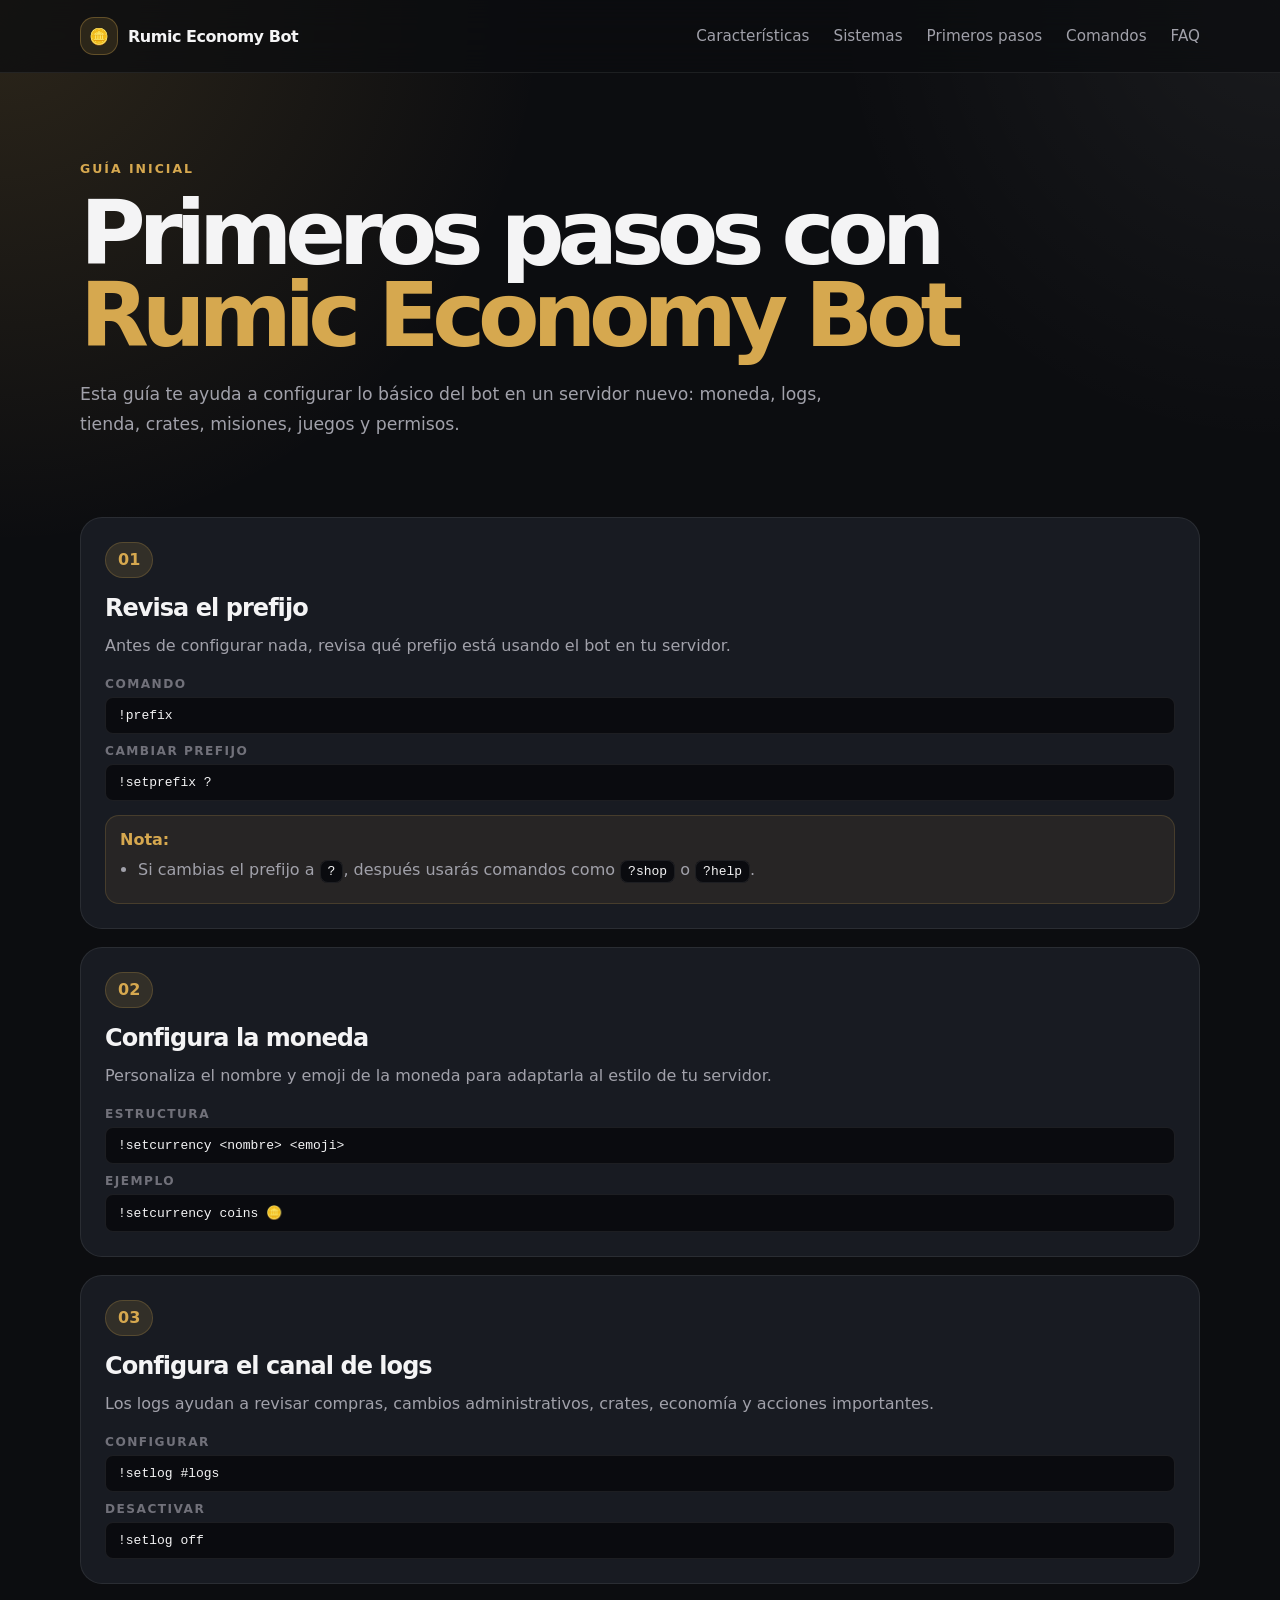
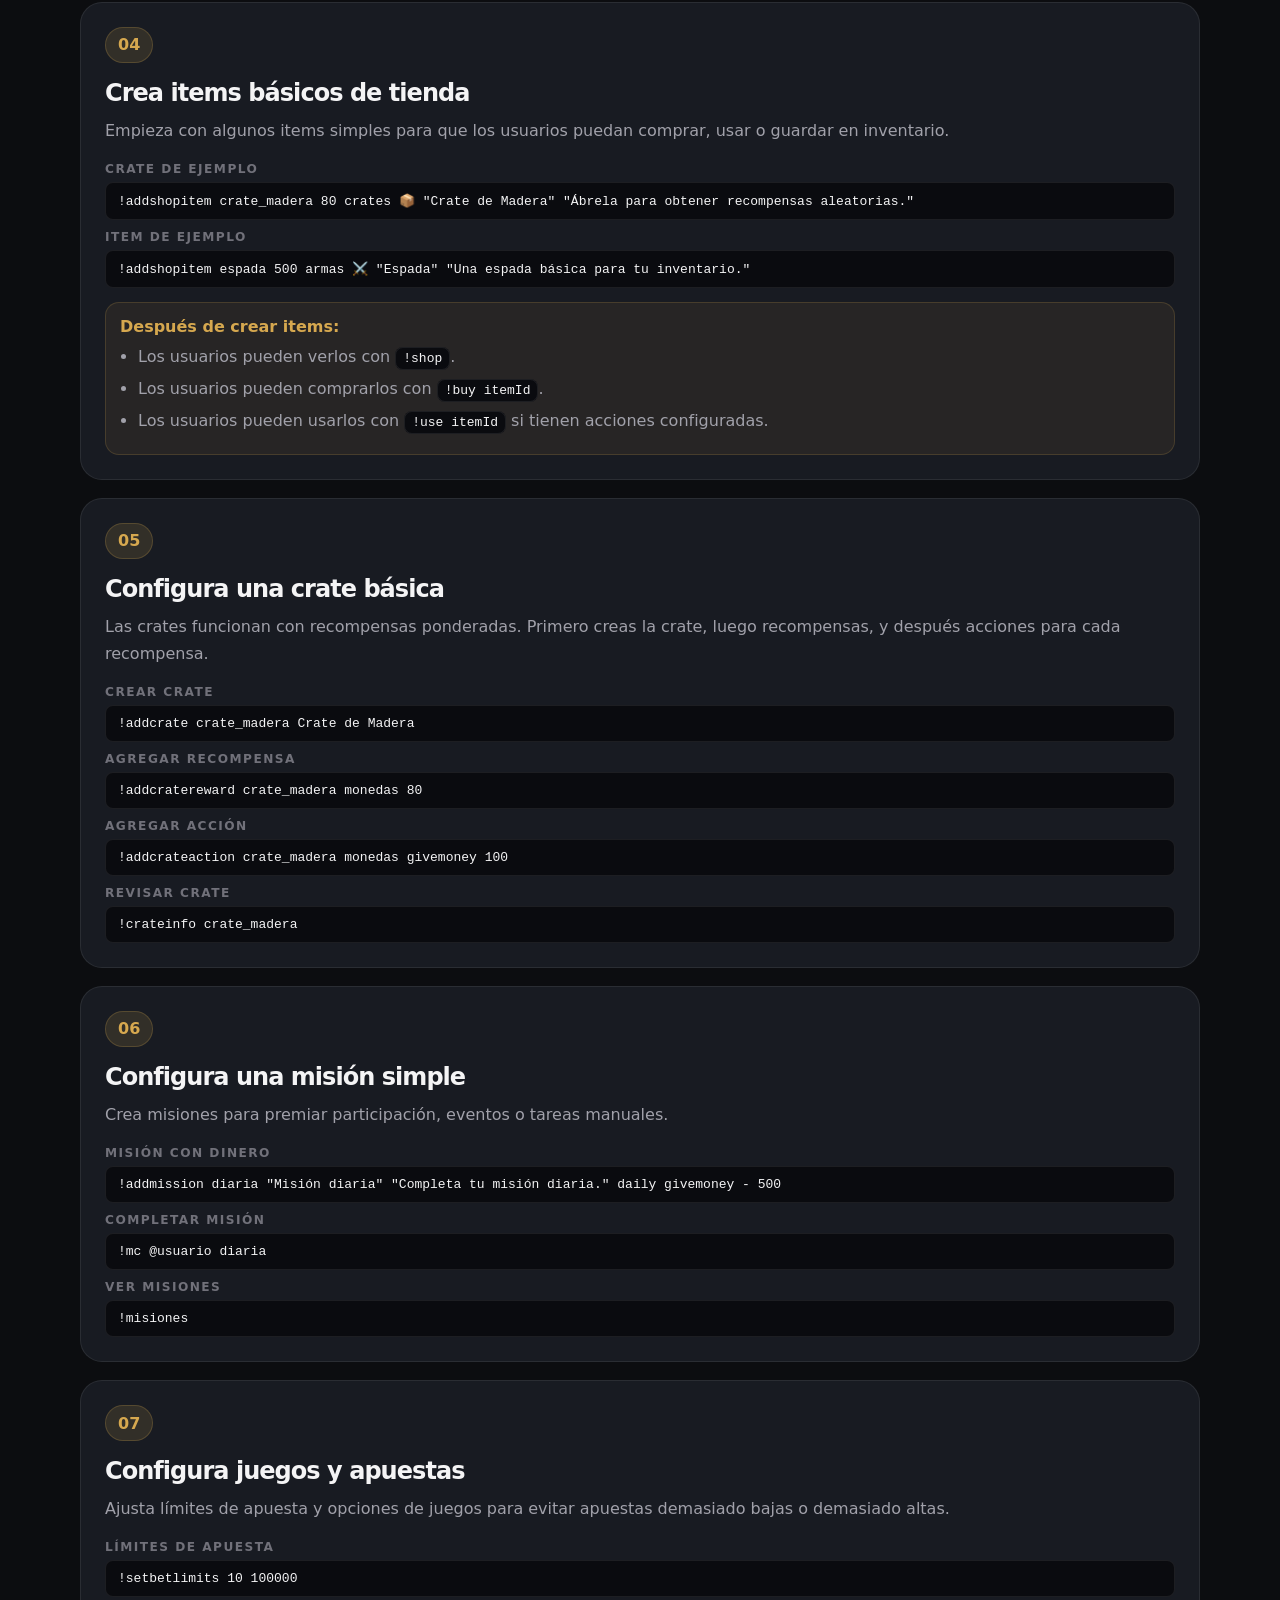
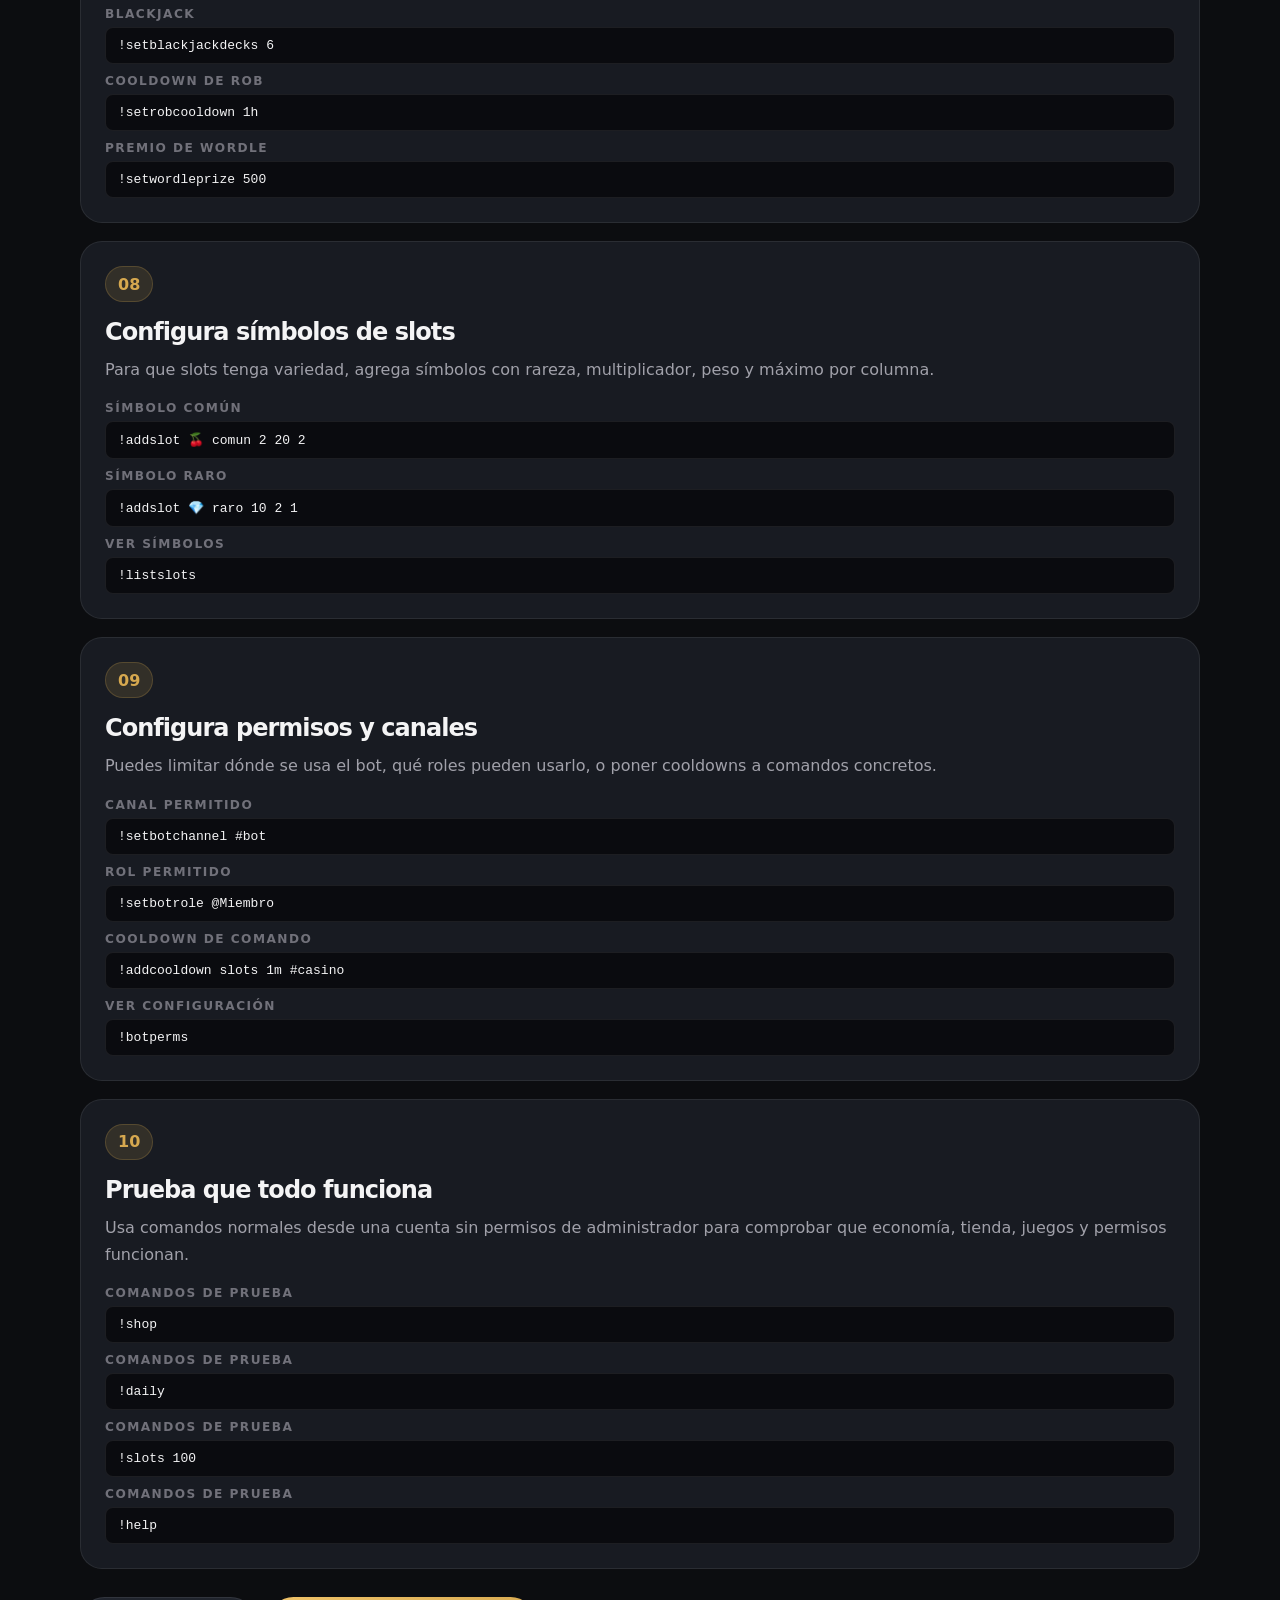
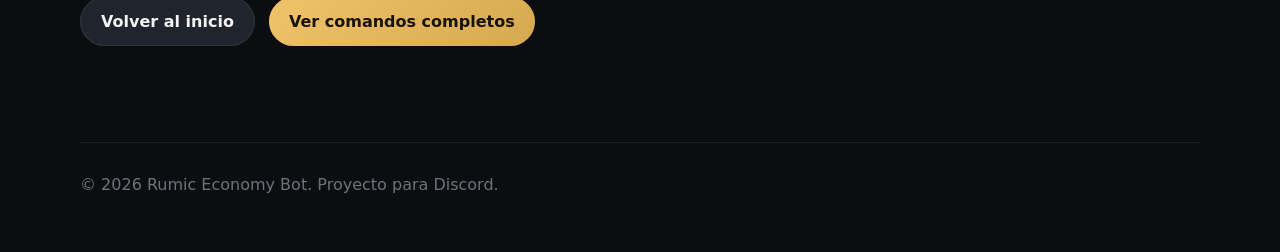
<file: setup.html>
<!DOCTYPE html>
<html lang="es">
<head>
  <link rel="icon" type="image/png" href="assets/favicon.png" />
  <meta charset="UTF-8" />
  <meta name="viewport" content="width=device-width, initial-scale=1.0" />
  <title>Primeros pasos | Rumic Economy Bot</title>
  <meta
    name="description"
    content="Guía de primeros pasos para configurar Rumic Economy Bot en tu servidor de Discord."
  />
  <link rel="stylesheet" href="./styles.css" />
</head>
<body>
  <header class="site-header">
    <nav class="nav">
      <a href="./index.html" class="brand">
        <span class="brand-icon">🪙</span>
        <span>Rumic Economy Bot</span>
      </a>

      <button class="nav-toggle" id="navToggle" aria-label="Abrir menú">
        ☰
      </button>

      <div class="nav-links" id="navLinks">
        <a href="./index.html#caracteristicas">Características</a>
        <a href="./index.html#sistemas">Sistemas</a>
        <a href="./setup.html">Primeros pasos</a>
        <a href="./commands.html">Comandos</a>
        <a href="./index.html#faq">FAQ</a>
      </div>
    </nav>
  </header>

  <main>
    <section class="commands-hero">
      <p class="eyebrow">Guía inicial</p>
      <h1>
        Primeros pasos con
        <span>Rumic Economy Bot</span>
      </h1>
      <p>
        Esta guía te ayuda a configurar lo básico del bot en un servidor nuevo:
        moneda, logs, tienda, crates, misiones, juegos y permisos.
      </p>
    </section>

    <section class="commands-page">
      <div class="setup-grid">
        <article class="setup-step">
          <span class="setup-number">01</span>
          <h2>Revisa el prefijo</h2>
          <p>
            Antes de configurar nada, revisa qué prefijo está usando el bot en
            tu servidor.
          </p>

          <div class="command-code">
            <span>Comando</span>
            <code>!prefix</code>
          </div>

          <div class="command-code">
            <span>Cambiar prefijo</span>
            <code>!setprefix ?</code>
          </div>

          <div class="command-extra">
            <strong>Nota:</strong>
            <ul>
              <li>Si cambias el prefijo a <code>?</code>, después usarás comandos como <code>?shop</code> o <code>?help</code>.</li>
            </ul>
          </div>
        </article>

        <article class="setup-step">
          <span class="setup-number">02</span>
          <h2>Configura la moneda</h2>
          <p>
            Personaliza el nombre y emoji de la moneda para adaptarla al estilo
            de tu servidor.
          </p>

          <div class="command-code">
            <span>Estructura</span>
            <code>!setcurrency &lt;nombre&gt; &lt;emoji&gt;</code>
          </div>

          <div class="command-code">
            <span>Ejemplo</span>
            <code>!setcurrency coins 🪙</code>
          </div>
        </article>

        <article class="setup-step">
          <span class="setup-number">03</span>
          <h2>Configura el canal de logs</h2>
          <p>
            Los logs ayudan a revisar compras, cambios administrativos, crates,
            economía y acciones importantes.
          </p>

          <div class="command-code">
            <span>Configurar</span>
            <code>!setlog #logs</code>
          </div>

          <div class="command-code">
            <span>Desactivar</span>
            <code>!setlog off</code>
          </div>
        </article>

        <article class="setup-step">
          <span class="setup-number">04</span>
          <h2>Crea items básicos de tienda</h2>
          <p>
            Empieza con algunos items simples para que los usuarios puedan
            comprar, usar o guardar en inventario.
          </p>

          <div class="command-code">
            <span>Crate de ejemplo</span>
            <code>!addshopitem crate_madera 80 crates 📦 "Crate de Madera" "Ábrela para obtener recompensas aleatorias."</code>
          </div>

          <div class="command-code">
            <span>Item de ejemplo</span>
            <code>!addshopitem espada 500 armas ⚔️ "Espada" "Una espada básica para tu inventario."</code>
          </div>

          <div class="command-extra">
            <strong>Después de crear items:</strong>
            <ul>
              <li>Los usuarios pueden verlos con <code>!shop</code>.</li>
              <li>Los usuarios pueden comprarlos con <code>!buy itemId</code>.</li>
              <li>Los usuarios pueden usarlos con <code>!use itemId</code> si tienen acciones configuradas.</li>
            </ul>
          </div>
        </article>

        <article class="setup-step">
          <span class="setup-number">05</span>
          <h2>Configura una crate básica</h2>
          <p>
            Las crates funcionan con recompensas ponderadas. Primero creas la
            crate, luego recompensas, y después acciones para cada recompensa.
          </p>

          <div class="command-code">
            <span>Crear crate</span>
            <code>!addcrate crate_madera Crate de Madera</code>
          </div>

          <div class="command-code">
            <span>Agregar recompensa</span>
            <code>!addcratereward crate_madera monedas 80</code>
          </div>

          <div class="command-code">
            <span>Agregar acción</span>
            <code>!addcrateaction crate_madera monedas givemoney 100</code>
          </div>

          <div class="command-code">
            <span>Revisar crate</span>
            <code>!crateinfo crate_madera</code>
          </div>
        </article>

        <article class="setup-step">
          <span class="setup-number">06</span>
          <h2>Configura una misión simple</h2>
          <p>
            Crea misiones para premiar participación, eventos o tareas manuales.
          </p>

          <div class="command-code">
            <span>Misión con dinero</span>
            <code>!addmission diaria "Misión diaria" "Completa tu misión diaria." daily givemoney - 500</code>
          </div>

          <div class="command-code">
            <span>Completar misión</span>
            <code>!mc @usuario diaria</code>
          </div>

          <div class="command-code">
            <span>Ver misiones</span>
            <code>!misiones</code>
          </div>
        </article>

        <article class="setup-step">
          <span class="setup-number">07</span>
          <h2>Configura juegos y apuestas</h2>
          <p>
            Ajusta límites de apuesta y opciones de juegos para evitar apuestas
            demasiado bajas o demasiado altas.
          </p>

          <div class="command-code">
            <span>Límites de apuesta</span>
            <code>!setbetlimits 10 100000</code>
          </div>

          <div class="command-code">
            <span>Blackjack</span>
            <code>!setblackjackdecks 6</code>
          </div>

          <div class="command-code">
            <span>Cooldown de rob</span>
            <code>!setrobcooldown 1h</code>
          </div>

          <div class="command-code">
            <span>Premio de Wordle</span>
            <code>!setwordleprize 500</code>
          </div>
        </article>

        <article class="setup-step">
          <span class="setup-number">08</span>
          <h2>Configura símbolos de slots</h2>
          <p>
            Para que slots tenga variedad, agrega símbolos con rareza,
            multiplicador, peso y máximo por columna.
          </p>

          <div class="command-code">
            <span>Símbolo común</span>
            <code>!addslot 🍒 comun 2 20 2</code>
          </div>

          <div class="command-code">
            <span>Símbolo raro</span>
            <code>!addslot 💎 raro 10 2 1</code>
          </div>

          <div class="command-code">
            <span>Ver símbolos</span>
            <code>!listslots</code>
          </div>
        </article>

        <article class="setup-step">
          <span class="setup-number">09</span>
          <h2>Configura permisos y canales</h2>
          <p>
            Puedes limitar dónde se usa el bot, qué roles pueden usarlo, o poner
            cooldowns a comandos concretos.
          </p>

          <div class="command-code">
            <span>Canal permitido</span>
            <code>!setbotchannel #bot</code>
          </div>

          <div class="command-code">
            <span>Rol permitido</span>
            <code>!setbotrole @Miembro</code>
          </div>

          <div class="command-code">
            <span>Cooldown de comando</span>
            <code>!addcooldown slots 1m #casino</code>
          </div>

          <div class="command-code">
            <span>Ver configuración</span>
            <code>!botperms</code>
          </div>
        </article>

        <article class="setup-step">
          <span class="setup-number">10</span>
          <h2>Prueba que todo funciona</h2>
          <p>
            Usa comandos normales desde una cuenta sin permisos de administrador
            para comprobar que economía, tienda, juegos y permisos funcionan.
          </p>

          <div class="command-code">
            <span>Comandos de prueba</span>
            <code>!shop</code>
          </div>

          <div class="command-code">
            <span>Comandos de prueba</span>
            <code>!daily</code>
          </div>

          <div class="command-code">
            <span>Comandos de prueba</span>
            <code>!slots 100</code>
          </div>

          <div class="command-code">
            <span>Comandos de prueba</span>
            <code>!help</code>
          </div>
        </article>
      </div>

      <div class="section-actions">
        <a class="button button-secondary button-link" href="./index.html">
          Volver al inicio
        </a>
        <a class="button button-primary button-link" href="./commands.html">
          Ver comandos completos
        </a>
      </div>
    </section>
  </main>

  <footer class="footer">
    <p>© <span id="year"></span> Rumic Economy Bot. Proyecto para Discord.</p>
  </footer>

  <script src="./script.js"></script>
</body>
</html>
</file>
<file: styles.css>
:root {
  --bg: #0c0d10;
  --bg-soft: #12141a;
  --bg-card: #181b22;
  --bg-card-2: #20242d;
  --text: #f4f4f5;
  --muted: #a1a1aa;
  --muted-2: #71717a;
  --gold: #d6a84f;
  --gold-soft: rgba(214, 168, 79, 0.14);
  --border: rgba(255, 255, 255, 0.08);
  --shadow: 0 24px 80px rgba(0, 0, 0, 0.45);
  --radius: 22px;
}

* {
  box-sizing: border-box;
}

html {
  scroll-behavior: smooth;
}

body {
  margin: 0;
  font-family:
    Inter,
    ui-sans-serif,
    system-ui,
    -apple-system,
    BlinkMacSystemFont,
    "Segoe UI",
    sans-serif;
  background:
    radial-gradient(circle at top left, rgba(214, 168, 79, 0.16), transparent 34rem),
    radial-gradient(circle at top right, rgba(255, 255, 255, 0.06), transparent 28rem),
    var(--bg);
  color: var(--text);
}

a {
  color: inherit;
  text-decoration: none;
}

.site-header {
  position: sticky;
  top: 0;
  z-index: 50;
  backdrop-filter: blur(18px);
  background: rgba(12, 13, 16, 0.74);
  border-bottom: 1px solid var(--border);
}

.nav {
  width: min(1120px, calc(100% - 32px));
  margin: 0 auto;
  min-height: 72px;
  display: flex;
  align-items: center;
  justify-content: space-between;
}

.brand {
  display: inline-flex;
  align-items: center;
  gap: 10px;
  font-weight: 800;
  letter-spacing: -0.03em;
}

.brand-icon {
  display: grid;
  place-items: center;
  width: 38px;
  height: 38px;
  border-radius: 14px;
  background: var(--gold-soft);
  border: 1px solid rgba(214, 168, 79, 0.32);
}

.nav-links {
  display: flex;
  align-items: center;
  gap: 24px;
  color: var(--muted);
  font-size: 0.95rem;
}

.nav-links a:hover {
  color: var(--text);
}

.nav-toggle {
  display: none;
  border: 1px solid var(--border);
  background: var(--bg-card);
  color: var(--text);
  border-radius: 12px;
  padding: 8px 10px;
  font-size: 1.2rem;
}

.hero {
  width: min(1120px, calc(100% - 32px));
  min-height: calc(100vh - 72px);
  margin: 0 auto;
  display: grid;
  grid-template-columns: 1.08fr 0.92fr;
  gap: 48px;
  align-items: center;
  padding: 84px 0;
}

.eyebrow {
  color: var(--gold);
  text-transform: uppercase;
  font-size: 0.78rem;
  font-weight: 800;
  letter-spacing: 0.16em;
  margin: 0 0 16px;
}

h1,
h2,
h3,
p {
  margin-top: 0;
}

h1 {
  font-size: clamp(3rem, 7vw, 6.8rem);
  line-height: 0.92;
  letter-spacing: -0.08em;
  margin-bottom: 24px;
}

h1 span {
  display: block;
  color: var(--gold);
}

.hero-description {
  max-width: 660px;
  color: var(--muted);
  font-size: 1.16rem;
  line-height: 1.75;
  margin-bottom: 32px;
}

.hero-actions {
  display: flex;
  flex-wrap: wrap;
  gap: 14px;
  margin-bottom: 34px;
}

.button {
  border: 0;
  border-radius: 999px;
  padding: 14px 20px;
  font-weight: 800;
  cursor: not-allowed;
  opacity: 0.76;
}

.button-primary {
  background: linear-gradient(135deg, #f0c36a, var(--gold));
  color: #17120a;
}

.button-secondary {
  background: var(--bg-card-2);
  color: var(--text);
  border: 1px solid var(--border);
}

.hero-stats {
  display: grid;
  grid-template-columns: repeat(3, minmax(0, 1fr));
  gap: 12px;
}

.hero-stats div {
  padding: 16px;
  border: 1px solid var(--border);
  background: rgba(24, 27, 34, 0.68);
  border-radius: 18px;
}

.hero-stats strong {
  display: block;
  margin-bottom: 6px;
}

.hero-stats span {
  display: block;
  color: var(--muted);
  font-size: 0.9rem;
  line-height: 1.45;
}

.hero-card {
  padding: 24px;
  border: 1px solid var(--border);
  background:
    linear-gradient(180deg, rgba(255, 255, 255, 0.06), transparent),
    var(--bg-card);
  border-radius: calc(var(--radius) + 8px);
  box-shadow: var(--shadow);
}

.bot-preview {
  display: flex;
  align-items: center;
  gap: 16px;
  padding: 18px;
  border-radius: 22px;
  background: var(--bg-card-2);
  border: 1px solid var(--border);
  margin-bottom: 18px;
}

.bot-avatar {
  width: 70px;
  height: 70px;
  display: grid;
  place-items: center;
  border-radius: 24px;
  background:
    radial-gradient(circle at 30% 20%, #ffe08a, var(--gold));
  font-size: 2.2rem;
  box-shadow: 0 16px 40px rgba(214, 168, 79, 0.24);
}

.bot-preview h2 {
  margin-bottom: 4px;
}

.bot-preview p {
  margin: 0;
  color: var(--muted);
}

.terminal {
  border-radius: 22px;
  padding: 20px;
  background: #090a0d;
  border: 1px solid var(--border);
  font-family:
    "SFMono-Regular",
    Consolas,
    "Liberation Mono",
    monospace;
}

.terminal-line {
  color: var(--text);
  margin-top: 14px;
}

.terminal-line:first-child {
  margin-top: 0;
}

.prompt {
  color: var(--gold);
  font-weight: 900;
}

.terminal-output {
  color: var(--muted-2);
  margin: 6px 0 0 16px;
  font-size: 0.92rem;
}

.section {
  width: min(1120px, calc(100% - 32px));
  margin: 0 auto;
  padding: 92px 0;
}

.section-alt {
  width: 100%;
  max-width: none;
  padding-left: max(16px, calc((100% - 1120px) / 2));
  padding-right: max(16px, calc((100% - 1120px) / 2));
  background: rgba(255, 255, 255, 0.025);
  border-top: 1px solid var(--border);
  border-bottom: 1px solid var(--border);
}

.section-heading {
  max-width: 760px;
  margin-bottom: 36px;
}

.section-heading h2 {
  font-size: clamp(2rem, 4vw, 3.4rem);
  letter-spacing: -0.06em;
  line-height: 1;
  margin-bottom: 16px;
}

.section-heading p {
  color: var(--muted);
  line-height: 1.7;
}

.grid {
  display: grid;
  gap: 18px;
}

.cards-3 {
  grid-template-columns: repeat(3, minmax(0, 1fr));
}

.card {
  padding: 24px;
  border-radius: var(--radius);
  background: var(--bg-card);
  border: 1px solid var(--border);
  transition:
    transform 180ms ease,
    border-color 180ms ease,
    background 180ms ease;
}

.card:hover {
  transform: translateY(-4px);
  border-color: rgba(214, 168, 79, 0.34);
  background: var(--bg-card-2);
}

.card-icon {
  width: 48px;
  height: 48px;
  display: grid;
  place-items: center;
  margin-bottom: 18px;
  border-radius: 16px;
  background: var(--gold-soft);
  border: 1px solid rgba(214, 168, 79, 0.22);
  font-size: 1.35rem;
}

.card h3 {
  margin-bottom: 10px;
}

.card p {
  color: var(--muted);
  line-height: 1.65;
  margin-bottom: 0;
}

.feature-list {
  display: grid;
  gap: 14px;
}

.feature-row {
  display: grid;
  grid-template-columns: 72px 1fr;
  gap: 18px;
  padding: 22px;
  border-radius: var(--radius);
  background: var(--bg-card);
  border: 1px solid var(--border);
}

.feature-row span {
  color: var(--gold);
  font-weight: 900;
  font-size: 1.4rem;
}

.feature-row h3 {
  margin-bottom: 8px;
}

.feature-row p {
  color: var(--muted);
  line-height: 1.7;
  margin-bottom: 0;
}

.commands {
  display: grid;
  grid-template-columns: repeat(2, minmax(0, 1fr));
  gap: 18px;
}

.command-group {
  padding: 24px;
  border-radius: var(--radius);
  background: var(--bg-card);
  border: 1px solid var(--border);
}

.command-group h3 {
  color: var(--gold);
  margin-bottom: 14px;
}

.command-group ul {
  list-style: none;
  padding: 0;
  margin: 0;
}

.command-group li {
  color: var(--muted);
  padding: 10px 0;
  border-bottom: 1px solid var(--border);
  line-height: 1.5;
}

.command-group li:last-child {
  border-bottom: 0;
}

code {
  color: var(--text);
  background: #0a0b0f;
  border: 1px solid var(--border);
  padding: 3px 7px;
  border-radius: 8px;
}

.faq {
  display: grid;
  gap: 12px;
}

details {
  padding: 20px;
  border-radius: 18px;
  background: var(--bg-card);
  border: 1px solid var(--border);
}

summary {
  cursor: pointer;
  font-weight: 800;
}

details p {
  color: var(--muted);
  line-height: 1.7;
  margin: 14px 0 0;
}

.footer {
  width: min(1120px, calc(100% - 32px));
  margin: 0 auto;
  padding: 32px 0 48px;
  color: var(--muted-2);
  border-top: 1px solid var(--border);
}

@media (max-width: 860px) {
  .nav-toggle {
    display: inline-grid;
    place-items: center;
  }

  .nav-links {
    position: absolute;
    top: 72px;
    left: 16px;
    right: 16px;
    display: none;
    flex-direction: column;
    align-items: flex-start;
    padding: 18px;
    background: var(--bg-card);
    border: 1px solid var(--border);
    border-radius: 18px;
  }

  .nav-links.is-open {
    display: flex;
  }

  .hero {
    grid-template-columns: 1fr;
    padding: 56px 0;
  }

  .hero-stats,
  .cards-3,
  .commands {
    grid-template-columns: 1fr;
  }
}

@media (max-width: 520px) {
  .hero-stats {
    gap: 10px;
  }

  .feature-row {
    grid-template-columns: 1fr;
  }

  .button {
    width: 100%;
  }
}

.commands-hero {
  width: min(1120px, calc(100% - 32px));
  margin: 0 auto;
  padding: 88px 0 32px;
}

.commands-hero h1 {
  max-width: 900px;
  margin-bottom: 22px;
}

.commands-hero p:not(.eyebrow) {
  max-width: 760px;
  color: var(--muted);
  line-height: 1.75;
  font-size: 1.08rem;
}

.commands-page {
  width: min(1120px, calc(100% - 32px));
  margin: 0 auto;
  padding: 28px 0 96px;
}

.command-toolbar {
  position: sticky;
  top: 86px;
  z-index: 20;
  display: grid;
  grid-template-columns: 1fr 280px;
  gap: 14px;
  padding: 14px;
  margin-bottom: 28px;
  border: 1px solid var(--border);
  background: rgba(18, 20, 26, 0.86);
  backdrop-filter: blur(18px);
  border-radius: 20px;
}

.command-search,
.command-filter {
  width: 100%;
  border: 1px solid var(--border);
  background: #0a0b0f;
  color: var(--text);
  border-radius: 14px;
  padding: 14px 16px;
  outline: none;
  font: inherit;
}

.command-search::placeholder {
  color: var(--muted-2);
}

.command-search:focus,
.command-filter:focus {
  border-color: rgba(214, 168, 79, 0.55);
}

.command-category {
  margin-top: 42px;
}

.command-category.is-hidden {
  display: none;
}

.command-category h2 {
  font-size: clamp(1.6rem, 3vw, 2.4rem);
  letter-spacing: -0.04em;
  margin-bottom: 18px;
}

.command-list {
  display: grid;
  grid-template-columns: repeat(2, minmax(0, 1fr));
  gap: 16px;
}

.command-card {
  padding: 20px;
  border-radius: 20px;
  background: var(--bg-card);
  border: 1px solid var(--border);
}

.command-card.is-hidden {
  display: none;
}

.command-card h3 {
  color: var(--gold);
  margin-bottom: 8px;
}

.command-card p {
  color: var(--muted);
  line-height: 1.65;
  margin-bottom: 16px;
}

.command-code {
  display: grid;
  gap: 6px;
  margin-top: 10px;
}

.command-code span {
  color: var(--muted-2);
  font-size: 0.76rem;
  text-transform: uppercase;
  font-weight: 800;
  letter-spacing: 0.12em;
}

.command-code code {
  display: block;
  width: 100%;
  overflow-x: auto;
  white-space: nowrap;
  padding: 10px 12px;
}

@media (max-width: 860px) {
  .command-toolbar {
    position: static;
    grid-template-columns: 1fr;
  }

  .command-list {
    grid-template-columns: 1fr;
  }
}

.command-extra {
  margin-top: 14px;
  padding: 14px;
  border-radius: 14px;
  background: rgba(214, 168, 79, 0.08);
  border: 1px solid rgba(214, 168, 79, 0.18);
}

.command-extra strong {
  display: block;
  margin-bottom: 8px;
  color: var(--gold);
}

.command-extra ul {
  margin: 0;
  padding-left: 18px;
}

.command-extra li {
  color: var(--muted);
  line-height: 1.6;
  margin: 6px 0;
}

.card-link {
  display: inline-flex;
  margin-top: 16px;
  color: var(--gold);
  font-weight: 800;
}

.card-link:hover {
  text-decoration: underline;
}

.section-actions {
  display: flex;
  flex-wrap: wrap;
  gap: 14px;
  margin-top: 28px;
}

.button-link {
  display: inline-flex;
  align-items: center;
  justify-content: center;
  cursor: pointer;
  opacity: 1;
}

.setup-grid {
  display: grid;
  gap: 18px;
}

.setup-step {
  position: relative;
  padding: 24px;
  border-radius: var(--radius);
  background: var(--bg-card);
  border: 1px solid var(--border);
}

.setup-number {
  display: inline-grid;
  place-items: center;
  min-width: 46px;
  height: 36px;
  padding: 0 12px;
  margin-bottom: 16px;
  border-radius: 999px;
  color: var(--gold);
  background: var(--gold-soft);
  border: 1px solid rgba(214, 168, 79, 0.22);
  font-weight: 900;
}

.setup-step h2 {
  margin-bottom: 10px;
  letter-spacing: -0.04em;
}

.setup-step p {
  color: var(--muted);
  line-height: 1.7;
  margin-bottom: 18px;
}
</file>
